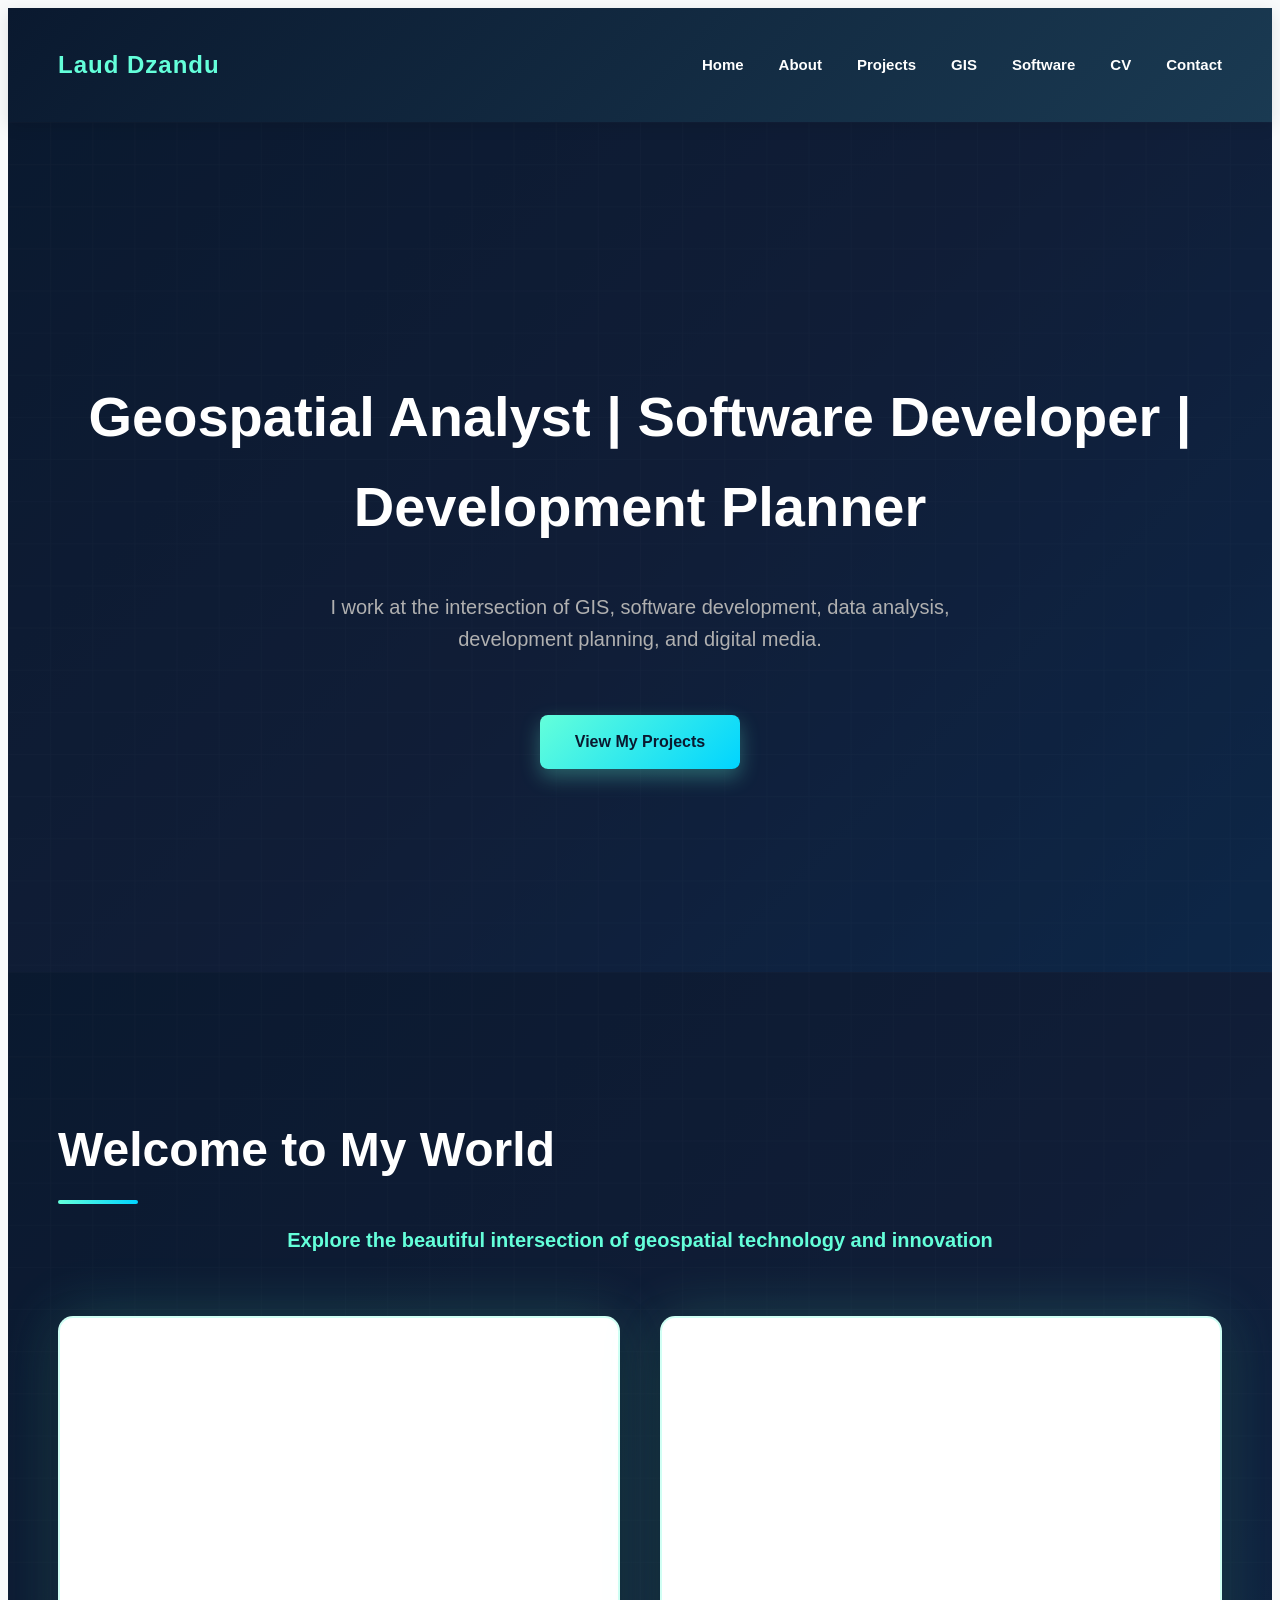
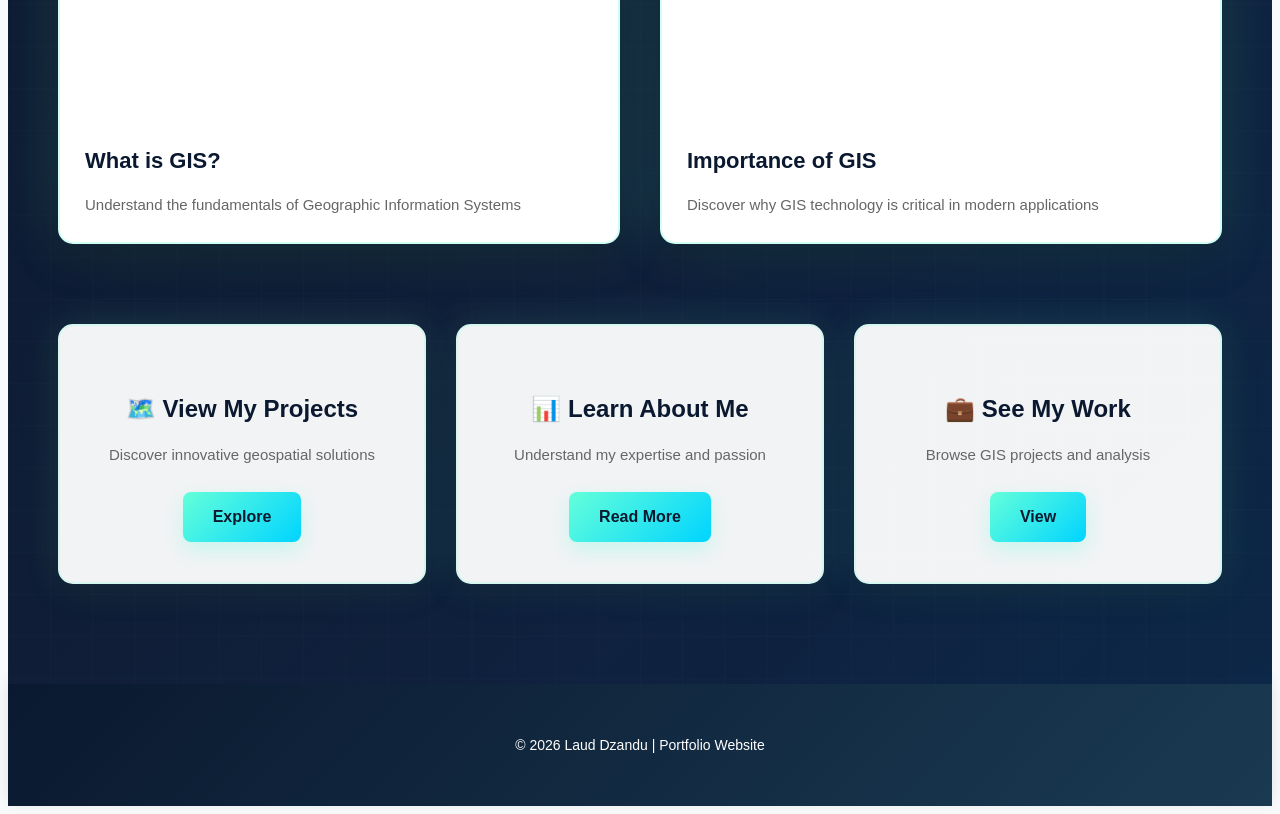
<file: index.html>
<!DOCTYPE html>
<html lang="en">
<head>
    <meta charset="UTF-8">
    <meta name="viewport" content="width=device-width, initial-scale=1.0">
    <title>Laud Dzandu Portfolio</title>
    <link rel="stylesheet" href="style.css">
</head>

<body>

    <!-- Navigation Bar -->
    <nav class="navbar">
        <h2 class="logo">Laud Dzandu</h2>
        <ul class="nav-links">
            <li><a href="index.html">Home</a></li>
            <li><a href="about.html">About</a></li>
            <li><a href="projects.html">Projects</a></li>
            <li><a href="gis.html">GIS</a></li>
            <li><a href="software.html">Software</a></li>
            <li><a href="cv.html">CV</a></li>
            <li><a href="contact.html">Contact</a></li>
        </ul>
    </nav>

    <!-- Hero Section -->
    <section class="hero">
        <h1>Geospatial Analyst | Software Developer | Development Planner</h1>
        <p>
            I work at the intersection of GIS, software development, data analysis,
            development planning, and digital media.
        </p>
        <a href="projects.html" class="btn">View My Projects</a>
    </section>

    <!-- Welcome Interactive Section -->
    <section class="section welcome-section">
        <div class="welcome-container">
            <h2>Welcome to My World</h2>
            <p class="welcome-intro">Explore the beautiful intersection of geospatial technology and innovation</p>
            
            <!-- Interactive Video Embeds -->
            <div class="video-container">
                <div class="video-frame">
                    <iframe width="100%" height="400" src="https://www.youtube.com/embed/Hau_ZCmN8eU?rel=0" frameborder="0" allow="accelerometer; autoplay; clipboard-write; encrypted-media; gyroscope; picture-in-picture" allowfullscreen></iframe>
                    <h3>What is GIS?</h3>
                    <p>Understand the fundamentals of Geographic Information Systems</p>
                </div>
                
                <div class="video-frame">
                    <iframe width="100%" height="400" src="https://www.youtube.com/embed/POXaMBFuK-8?rel=0" frameborder="0" allow="accelerometer; autoplay; clipboard-write; encrypted-media; gyroscope; picture-in-picture" allowfullscreen></iframe>
                    <h3>Importance of GIS</h3>
                    <p>Discover why GIS technology is critical in modern applications</p>
                </div>
            </div>

            <!-- Interactive Call-to-Actions -->
            <div class="interactive-cta">
                <div class="cta-card">
                    <h3>🗺️ View My Projects</h3>
                    <p>Discover innovative geospatial solutions</p>
                    <a href="projects.html" class="btn">Explore</a>
                </div>
                <div class="cta-card">
                    <h3>📊 Learn About Me</h3>
                    <p>Understand my expertise and passion</p>
                    <a href="about.html" class="btn">Read More</a>
                </div>
                <div class="cta-card">
                    <h3>💼 See My Work</h3>
                    <p>Browse GIS projects and analysis</p>
                    <a href="gis.html" class="btn">View</a>
                </div>
            </div>
        </div>
    </section>

    <!-- Footer -->
    <footer>
        <p>© 2026 Laud Dzandu | Portfolio Website</p>
    </footer>

</body>
</html>
</file>
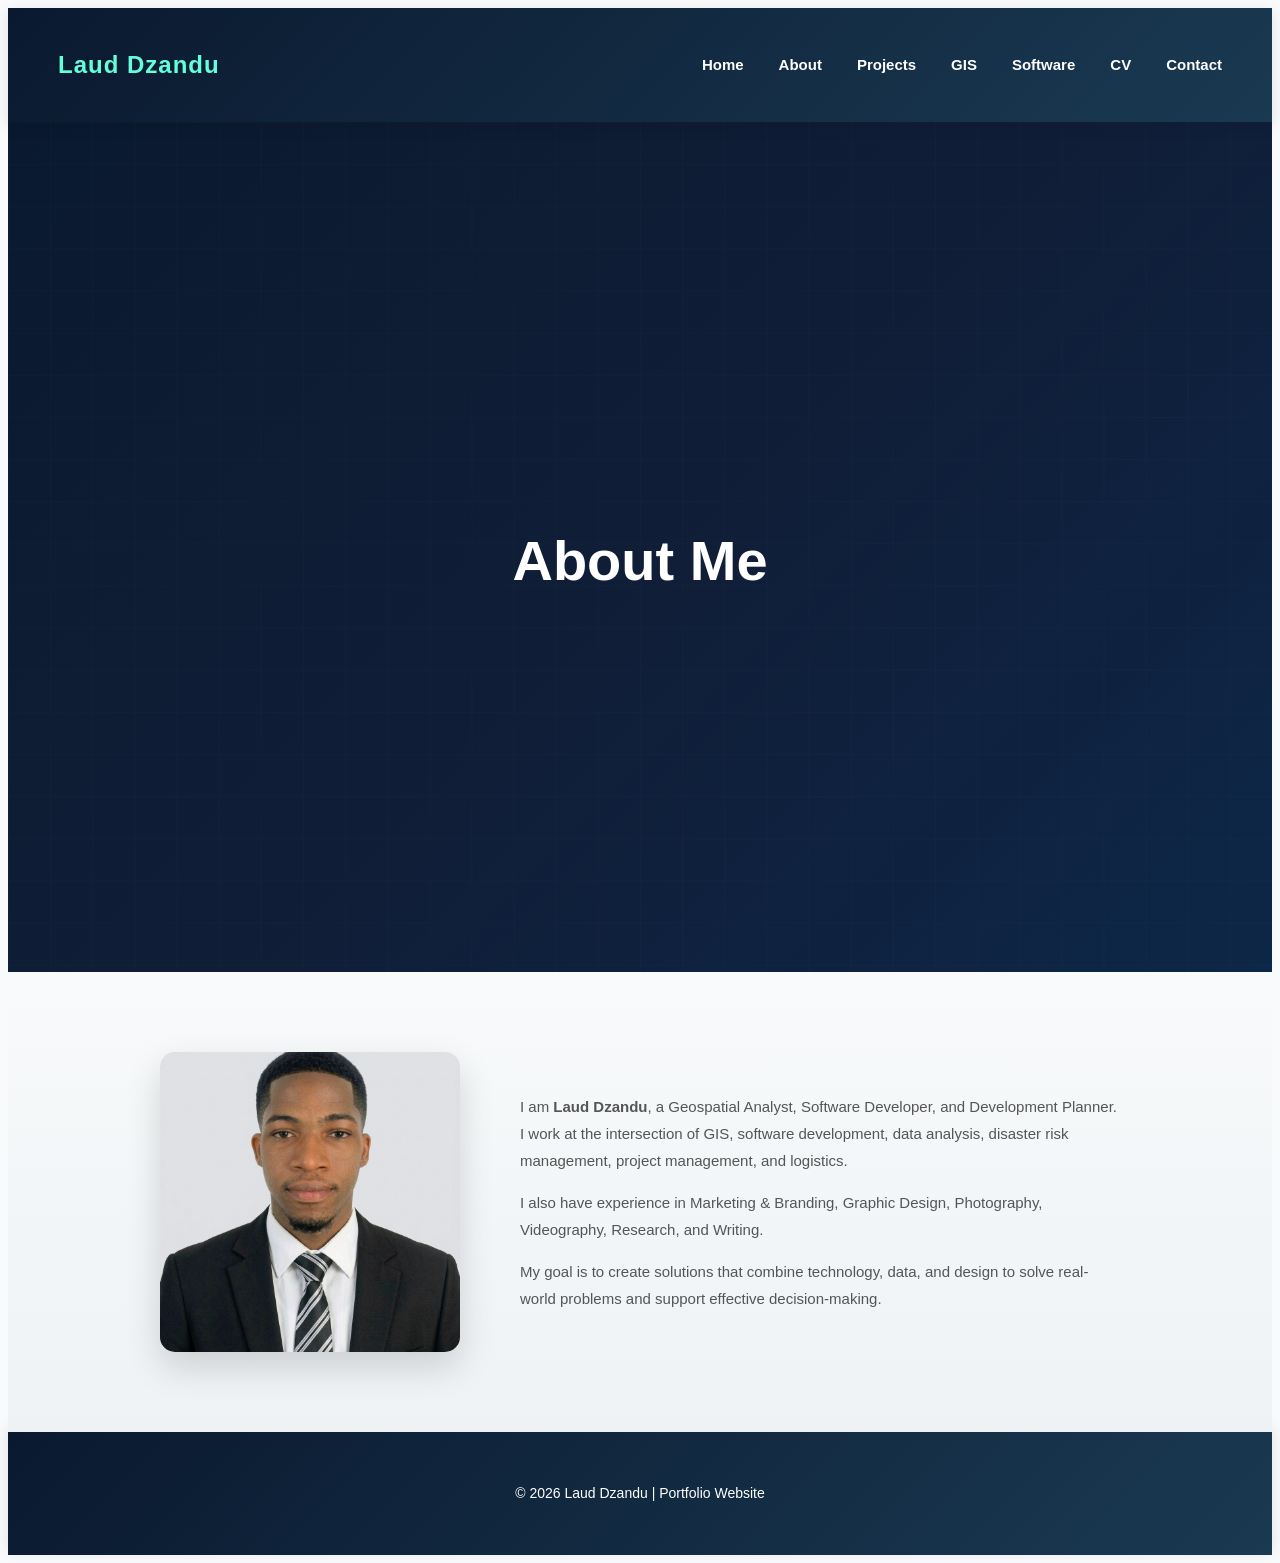
<file: about.html>
<!DOCTYPE html>
<html lang="en">
<head>
    <meta charset="UTF-8">
    <meta name="viewport" content="width=device-width, initial-scale=1.0">
    <title>About Me - Laud Dzandu</title>
    <link rel="stylesheet" href="style.css">
</head>
<body>

    <!-- Navigation Bar -->
    <nav class="navbar">
        <h2 class="logo">Laud Dzandu</h2>
        <ul class="nav-links">
            <li><a href="index.html">Home</a></li>
            <li><a href="about.html" class="active">About</a></li>
            <li><a href="projects.html">Projects</a></li>
            <li><a href="gis.html">GIS</a></li>
            <li><a href="software.html">Software</a></li>
            <li><a href="cv.html">CV</a></li>
            <li><a href="contact.html">Contact</a></li>
        </ul>
    </nav>

    <!-- Hero Section -->
    <section class="hero">
        <h1>About Me</h1>
    </section>

    <!-- About Content Section -->
    <section class="section about-section">
        <div class="about-content">
            <!-- Profile Image -->
            <img src="images/profile.jpg" alt="Laud Dzandu" class="profile-img">

            <!-- About Text -->
            <div class="about-text">
                <p>
                    I am <strong>Laud Dzandu</strong>, a Geospatial Analyst, Software Developer,
                    and Development Planner. I work at the intersection of GIS, software development,
                    data analysis, disaster risk management, project management, and logistics.
                </p>
                <p>
                    I also have experience in Marketing & Branding, Graphic Design,
                    Photography, Videography, Research, and Writing.
                </p>
                <p>
                    My goal is to create solutions that combine technology, data, and design
                    to solve real-world problems and support effective decision-making.
                </p>
            </div>
        </div>
    </section>

    <!-- Footer Section -->
    <footer>
        <p>© 2026 Laud Dzandu | Portfolio Website</p>
    </footer>

</body>
</html>
</file>
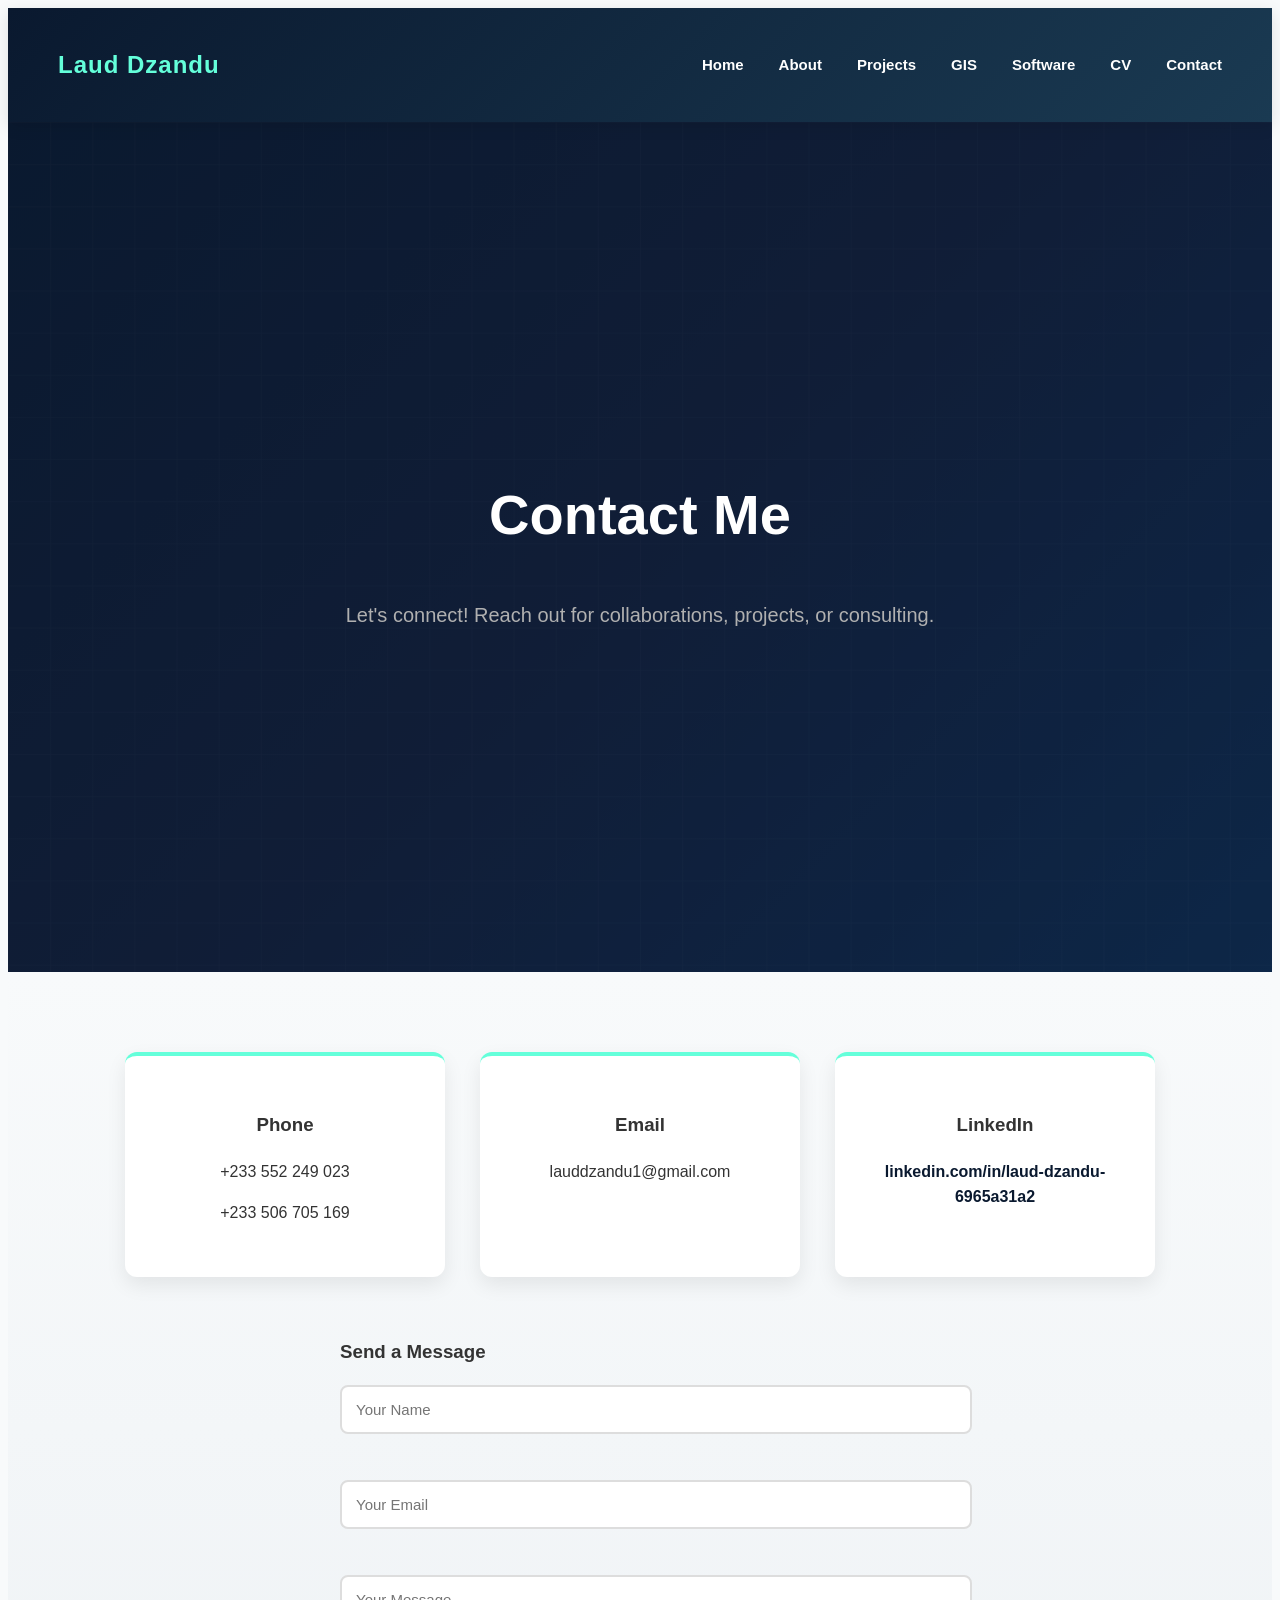
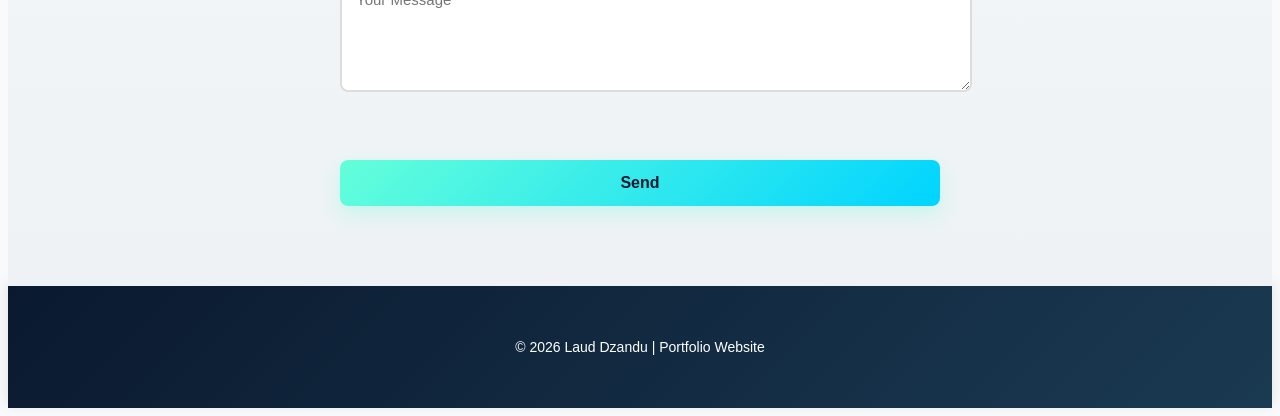
<file: contact.html>
<!DOCTYPE html>
<html lang="en">
<head>
    <meta charset="UTF-8">
    <meta name="viewport" content="width=device-width, initial-scale=1.0">
    <title>Contact - Laud Dzandu</title>
    <link rel="stylesheet" href="style.css">
</head>
<body>

    <!-- Navigation Bar -->
    <nav class="navbar">
        <h2 class="logo">Laud Dzandu</h2>
        <ul class="nav-links">
            <li><a href="index.html">Home</a></li>
            <li><a href="about.html">About</a></li>
            <li><a href="projects.html">Projects</a></li>
            <li><a href="gis.html">GIS</a></li>
            <li><a href="software.html">Software</a></li>
            <li><a href="cv.html">CV</a></li>
            <li><a href="contact.html" class="active">Contact</a></li>
        </ul>
    </nav>

    <!-- Hero Section -->
    <section class="hero">
        <h1>Contact Me</h1>
        <p>Let's connect! Reach out for collaborations, projects, or consulting.</p>
    </section>

    <!-- Contact Details Section -->
    <section class="section contact-section">
        <div class="contact-cards">
            <div class="card">
                <h3>Phone</h3>
                <p>+233 552 249 023</p>
                <p>+233 506 705 169</p>
            </div>
            <div class="card">
                <h3>Email</h3>
                <p>lauddzandu1@gmail.com</p>
            </div>
            <div class="card">
                <h3>LinkedIn</h3>
                <p><a href="https://www.linkedin.com/in/laud-dzandu-6965a31a2" target="_blank">
                    linkedin.com/in/laud-dzandu-6965a31a2
                </a></p>
            </div>
        </div>

        <!-- Optional Contact Form -->
        <div class="contact-form">
            <h3>Send a Message</h3>
            <form action="#" method="post">
                <input type="text" name="name" placeholder="Your Name" required><br><br>
                <input type="email" name="email" placeholder="Your Email" required><br><br>
                <textarea name="message" placeholder="Your Message" rows="5" required></textarea><br><br>
                <button type="submit" class="btn">Send</button>
            </form>
        </div>
    </section>

    <!-- Footer -->
    <footer>
        <p>© 2026 Laud Dzandu | Portfolio Website</p>
    </footer>

</body>
</html>
</file>
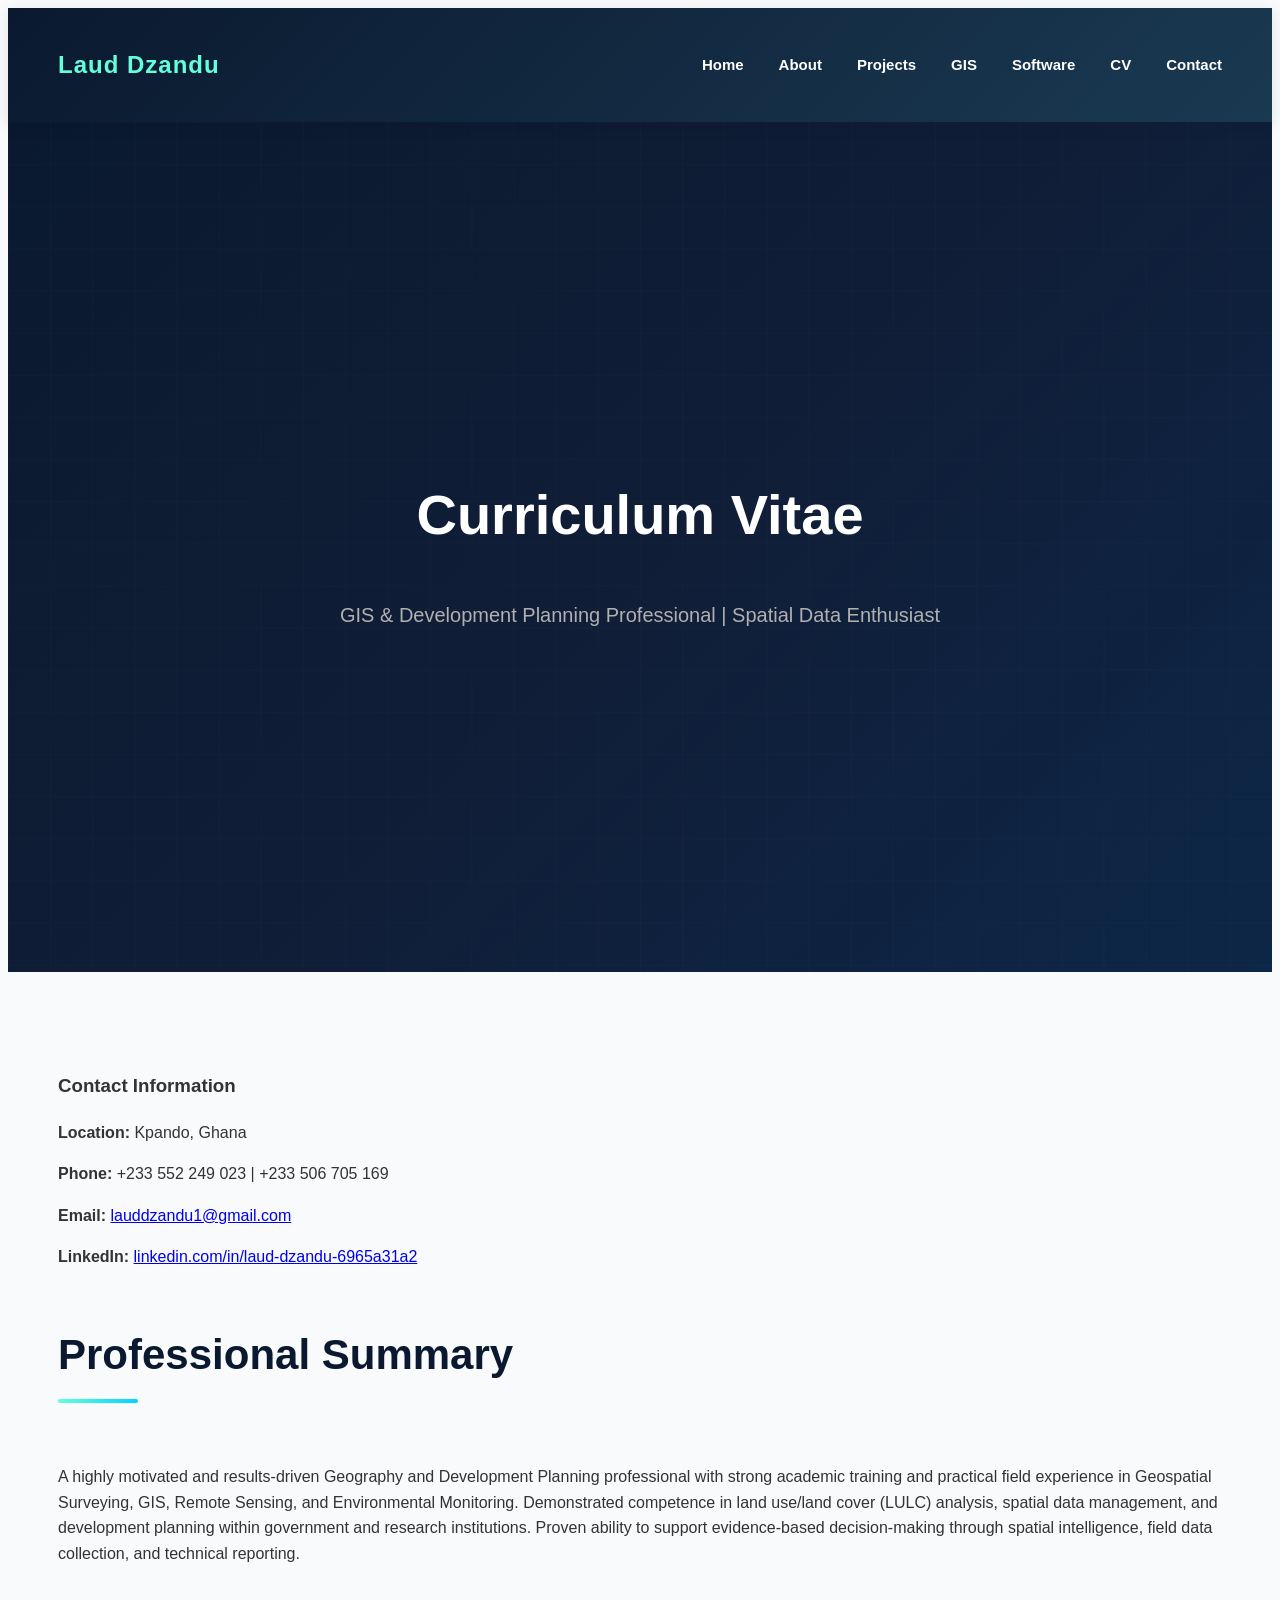
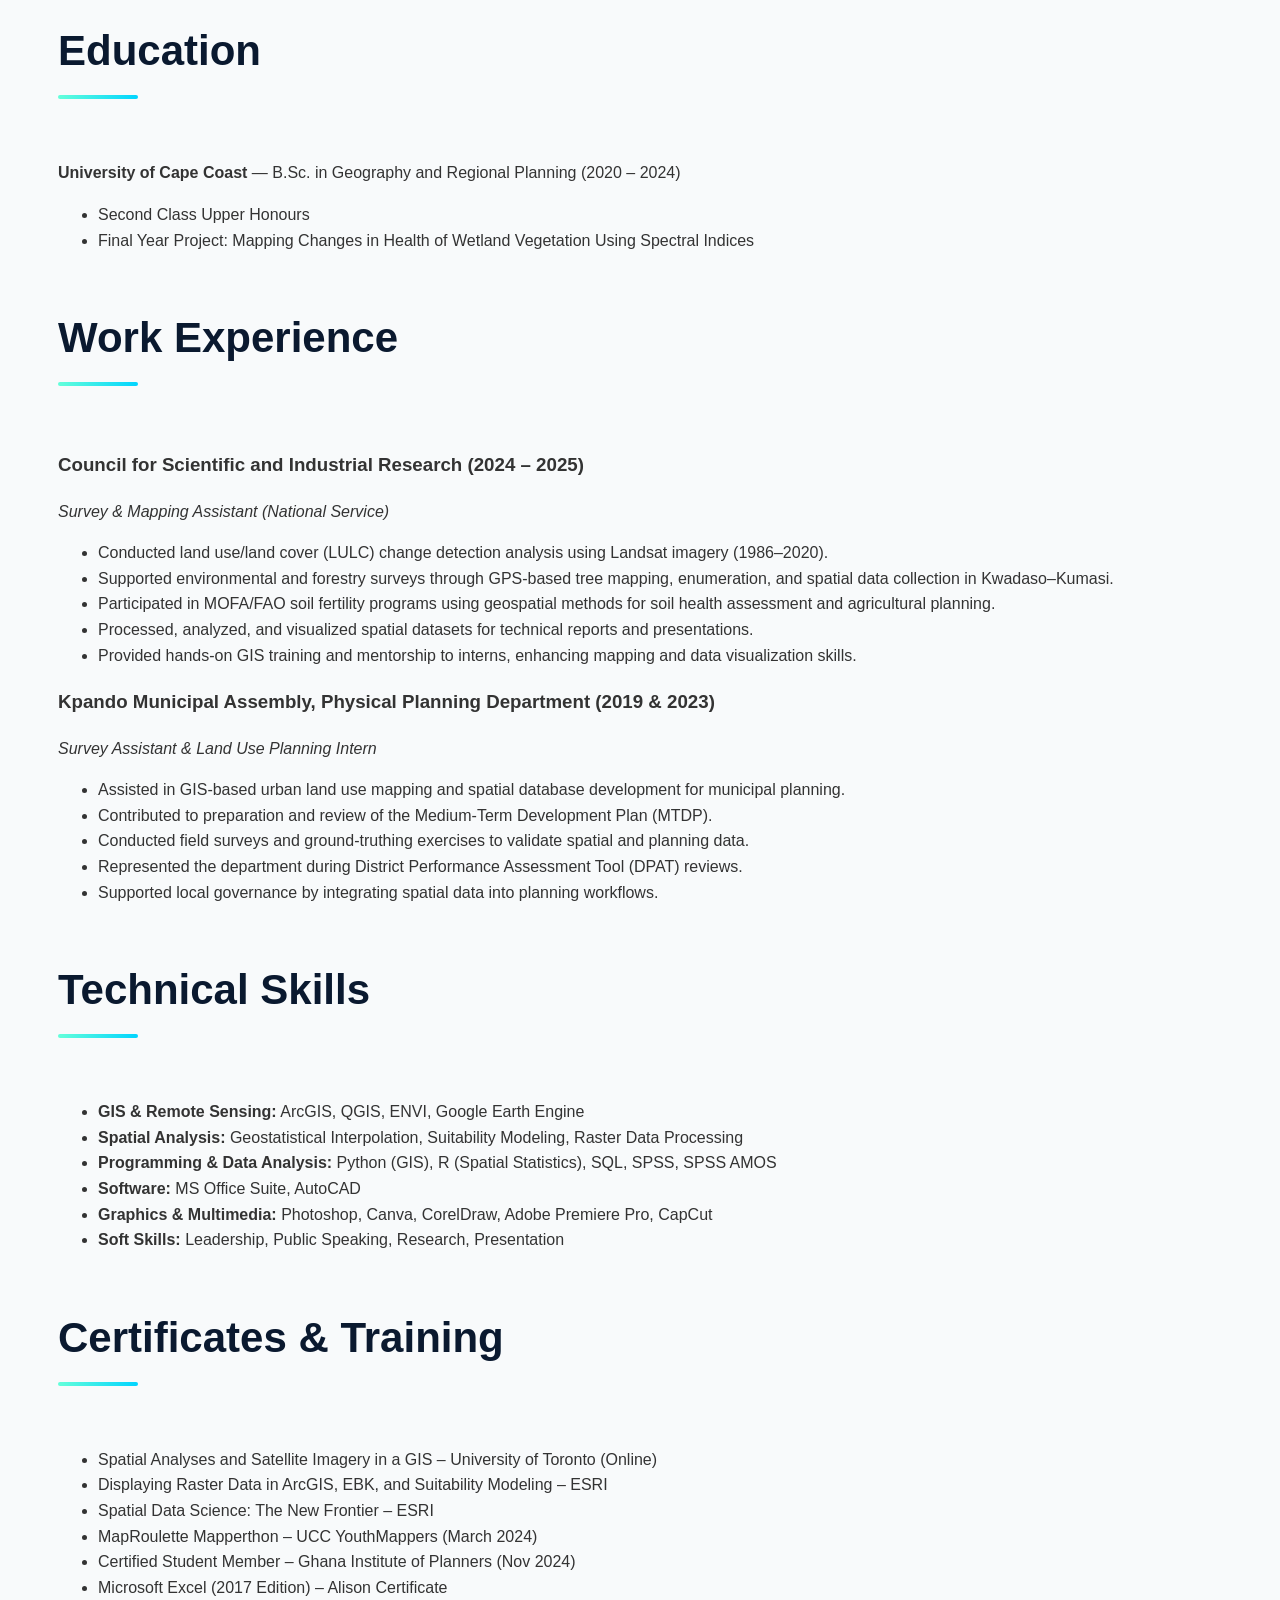
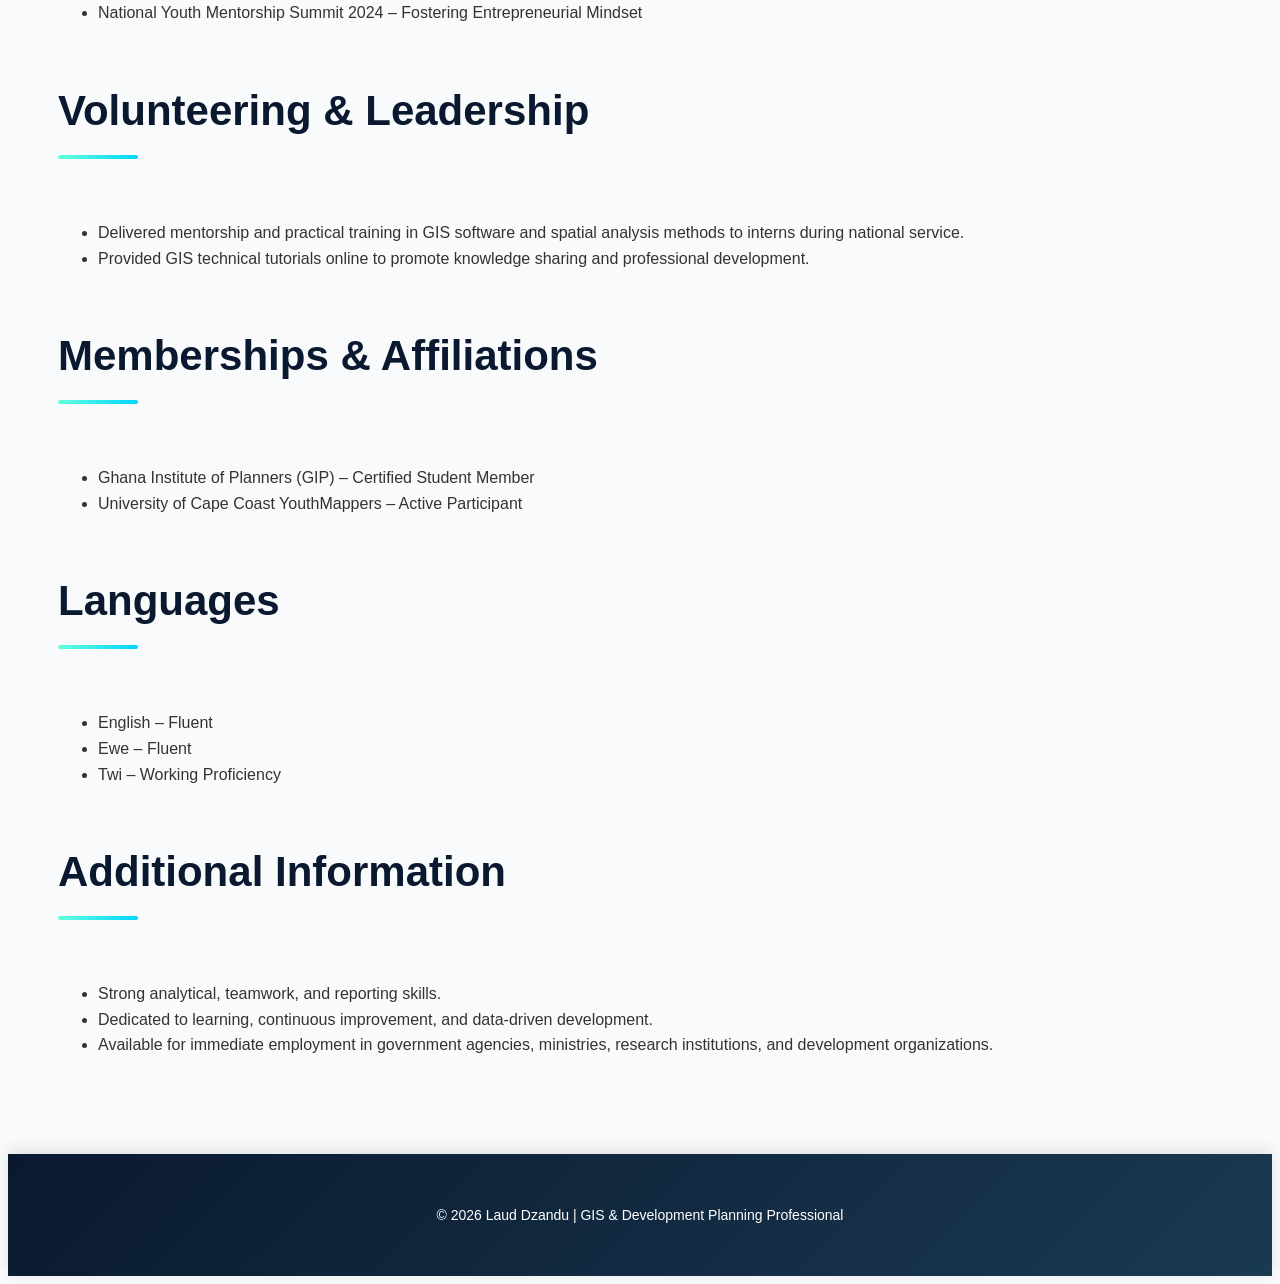
<file: cv.html>
<!DOCTYPE html>
<html lang="en">
<head>
  <meta charset="UTF-8">
  <meta name="viewport" content="width=device-width, initial-scale=1.0">
  <title>CV - Laud Dzandu</title>
  <link rel="stylesheet" href="style.css">
</head>
<body>

  <!-- Navigation Bar -->
  <nav class="navbar">
    <h2 class="logo">Laud Dzandu</h2>
    <ul class="nav-links">
      <li><a href="index.html">Home</a></li>
      <li><a href="about.html">About</a></li>
      <li><a href="projects.html">Projects</a></li>
      <li><a href="gis.html">GIS</a></li>
      <li><a href="software.html">Software</a></li>
      <li><a href="cv.html" class="active">CV</a></li>
      <li><a href="contact.html">Contact</a></li>
    </ul>
  </nav>

  <!-- Hero Section -->
  <section class="hero">
    <h1>Curriculum Vitae</h1>
    <p>GIS & Development Planning Professional | Spatial Data Enthusiast</p>
  </section>

  <!-- CV Content -->
  <section class="section cv-section">

    <!-- Contact Information -->
    <div class="cv-contact">
      <h3>Contact Information</h3>
      <p><strong>Location:</strong> Kpando, Ghana</p>
      <p><strong>Phone:</strong> +233 552 249 023 | +233 506 705 169</p>
      <p><strong>Email:</strong> <a href="mailto:lauddzandu1@gmail.com">lauddzandu1@gmail.com</a></p>
      <p><strong>LinkedIn:</strong> <a href="https://www.linkedin.com/in/laud-dzandu-6965a31a2" target="_blank">linkedin.com/in/laud-dzandu-6965a31a2</a></p>
    </div>

    <section class="summary">
      <h2>Professional Summary</h2>
      <p>A highly motivated and results-driven Geography and Development Planning professional with strong academic training and practical field experience in Geospatial Surveying, GIS, Remote Sensing, and Environmental Monitoring. Demonstrated competence in land use/land cover (LULC) analysis, spatial data management, and development planning within government and research institutions. Proven ability to support evidence‑based decision-making through spatial intelligence, field data collection, and technical reporting.</p>
    </section>

    <section class="education">
      <h2>Education</h2>
      <p><strong>University of Cape Coast</strong> — B.Sc. in Geography and Regional Planning (2020 – 2024)</p>
      <ul>
        <li>Second Class Upper Honours</li>
        <li>Final Year Project: Mapping Changes in Health of Wetland Vegetation Using Spectral Indices</li>
      </ul>
    </section>

    <section class="experience">
      <h2>Work Experience</h2>

      <div class="experience">
        <h3>Council for Scientific and Industrial Research (2024 – 2025)</h3>
        <p><em>Survey & Mapping Assistant (National Service)</em></p>
        <ul>
          <li>Conducted land use/land cover (LULC) change detection analysis using Landsat imagery (1986–2020).</li>
          <li>Supported environmental and forestry surveys through GPS-based tree mapping, enumeration, and spatial data collection in Kwadaso–Kumasi.</li>
          <li>Participated in MOFA/FAO soil fertility programs using geospatial methods for soil health assessment and agricultural planning.</li>
          <li>Processed, analyzed, and visualized spatial datasets for technical reports and presentations.</li>
          <li>Provided hands-on GIS training and mentorship to interns, enhancing mapping and data visualization skills.</li>
        </ul>
      </div>

      <div class="experience">
        <h3>Kpando Municipal Assembly, Physical Planning Department (2019 & 2023)</h3>
        <p><em>Survey Assistant & Land Use Planning Intern</em></p>
        <ul>
          <li>Assisted in GIS-based urban land use mapping and spatial database development for municipal planning.</li>
          <li>Contributed to preparation and review of the Medium-Term Development Plan (MTDP).</li>
          <li>Conducted field surveys and ground-truthing exercises to validate spatial and planning data.</li>
          <li>Represented the department during District Performance Assessment Tool (DPAT) reviews.</li>
          <li>Supported local governance by integrating spatial data into planning workflows.</li>
        </ul>
      </div>

    </section>

    <section class="skills">
      <h2>Technical Skills</h2>
      <ul>
        <li><strong>GIS & Remote Sensing:</strong> ArcGIS, QGIS, ENVI, Google Earth Engine</li>
        <li><strong>Spatial Analysis:</strong> Geostatistical Interpolation, Suitability Modeling, Raster Data Processing</li>
        <li><strong>Programming & Data Analysis:</strong> Python (GIS), R (Spatial Statistics), SQL, SPSS, SPSS AMOS</li>
        <li><strong>Software:</strong> MS Office Suite, AutoCAD</li>
        <li><strong>Graphics & Multimedia:</strong> Photoshop, Canva, CorelDraw, Adobe Premiere Pro, CapCut</li>
        <li><strong>Soft Skills:</strong> Leadership, Public Speaking, Research, Presentation</li>
      </ul>
    </section>

    <section class="certificates">
      <h2>Certificates & Training</h2>
      <ul>
        <li>Spatial Analyses and Satellite Imagery in a GIS – University of Toronto (Online)</li>
        <li>Displaying Raster Data in ArcGIS, EBK, and Suitability Modeling – ESRI</li>
        <li>Spatial Data Science: The New Frontier – ESRI</li>
        <li>MapRoulette Mapperthon – UCC YouthMappers (March 2024)</li>
        <li>Certified Student Member – Ghana Institute of Planners (Nov 2024)</li>
        <li>Microsoft Excel (2017 Edition) – Alison Certificate</li>
        <li>National Youth Mentorship Summit 2024 – Fostering Entrepreneurial Mindset</li>
      </ul>
    </section>

    <section class="volunteering">
      <h2>Volunteering & Leadership</h2>
      <ul>
        <li>Delivered mentorship and practical training in GIS software and spatial analysis methods to interns during national service.</li>
        <li>Provided GIS technical tutorials online to promote knowledge sharing and professional development.</li>
      </ul>
    </section>

    <section class="memberships">
      <h2>Memberships & Affiliations</h2>
      <ul>
        <li>Ghana Institute of Planners (GIP) – Certified Student Member</li>
        <li>University of Cape Coast YouthMappers – Active Participant</li>
      </ul>
    </section>

    <section class="languages">
      <h2>Languages</h2>
      <ul>
        <li>English – Fluent</li>
        <li>Ewe – Fluent</li>
        <li>Twi – Working Proficiency</li>
      </ul>
    </section>

    <section class="additional">
      <h2>Additional Information</h2>
      <ul>
        <li>Strong analytical, teamwork, and reporting skills.</li>
        <li>Dedicated to learning, continuous improvement, and data-driven development.</li>
        <li>Available for immediate employment in government agencies, ministries, research institutions, and development organizations.</li>
      </ul>
    </section>

  </section>

  <!-- Footer -->
  <footer>
    <p>&copy; 2026 Laud Dzandu | GIS & Development Planning Professional</p>
  </footer>

</body>
</html>
</file>
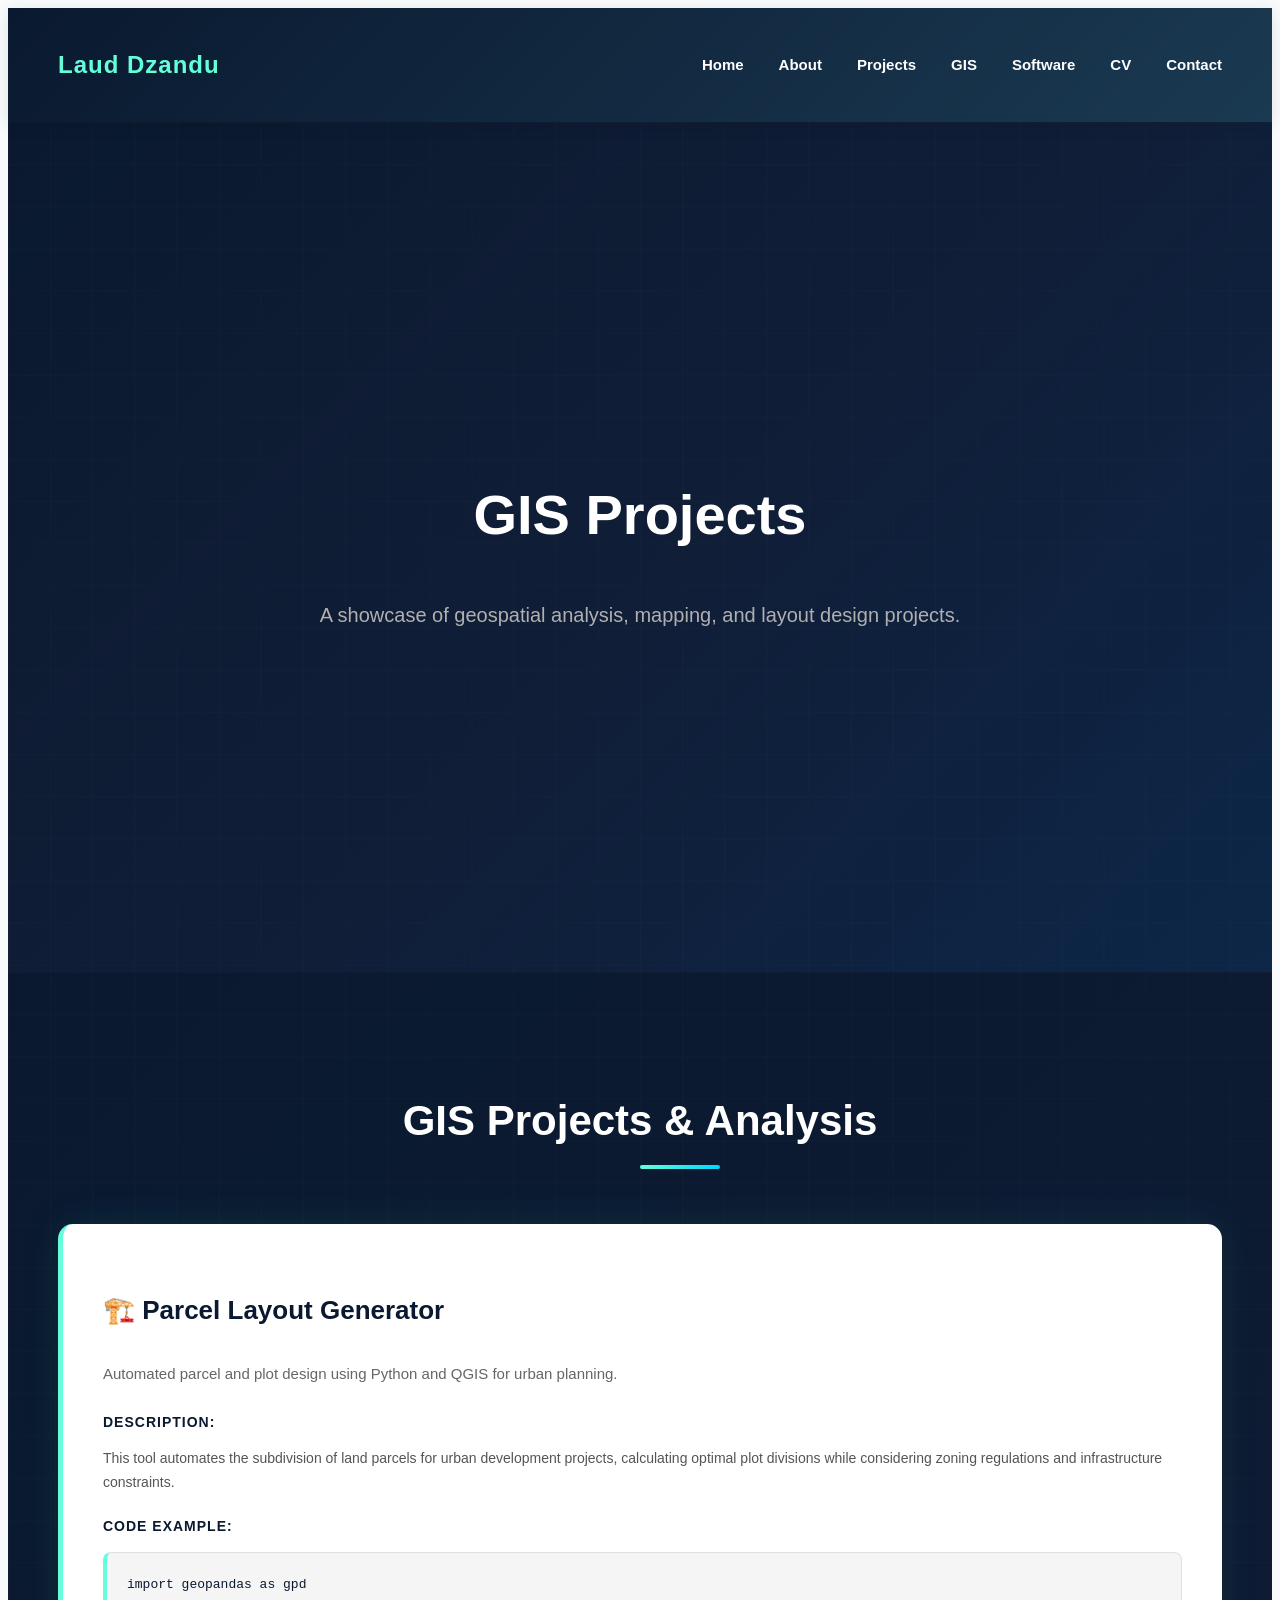
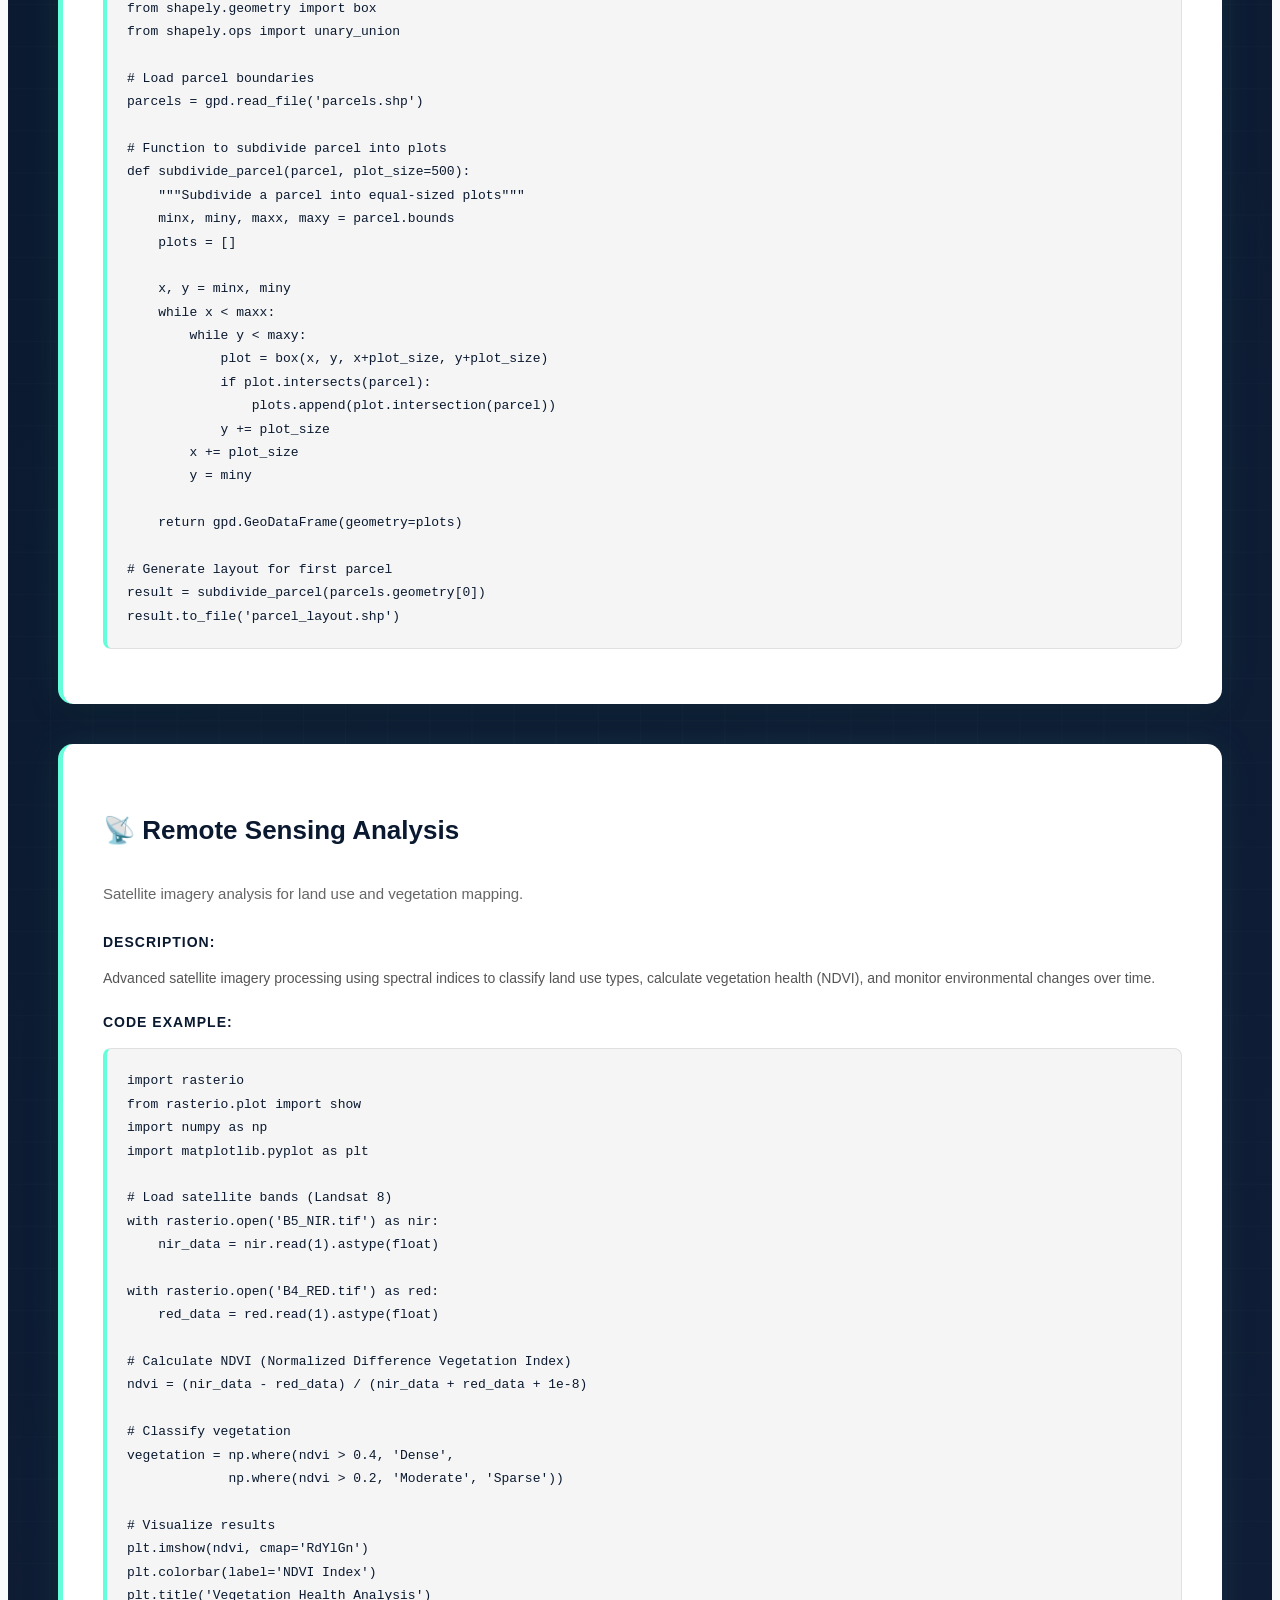
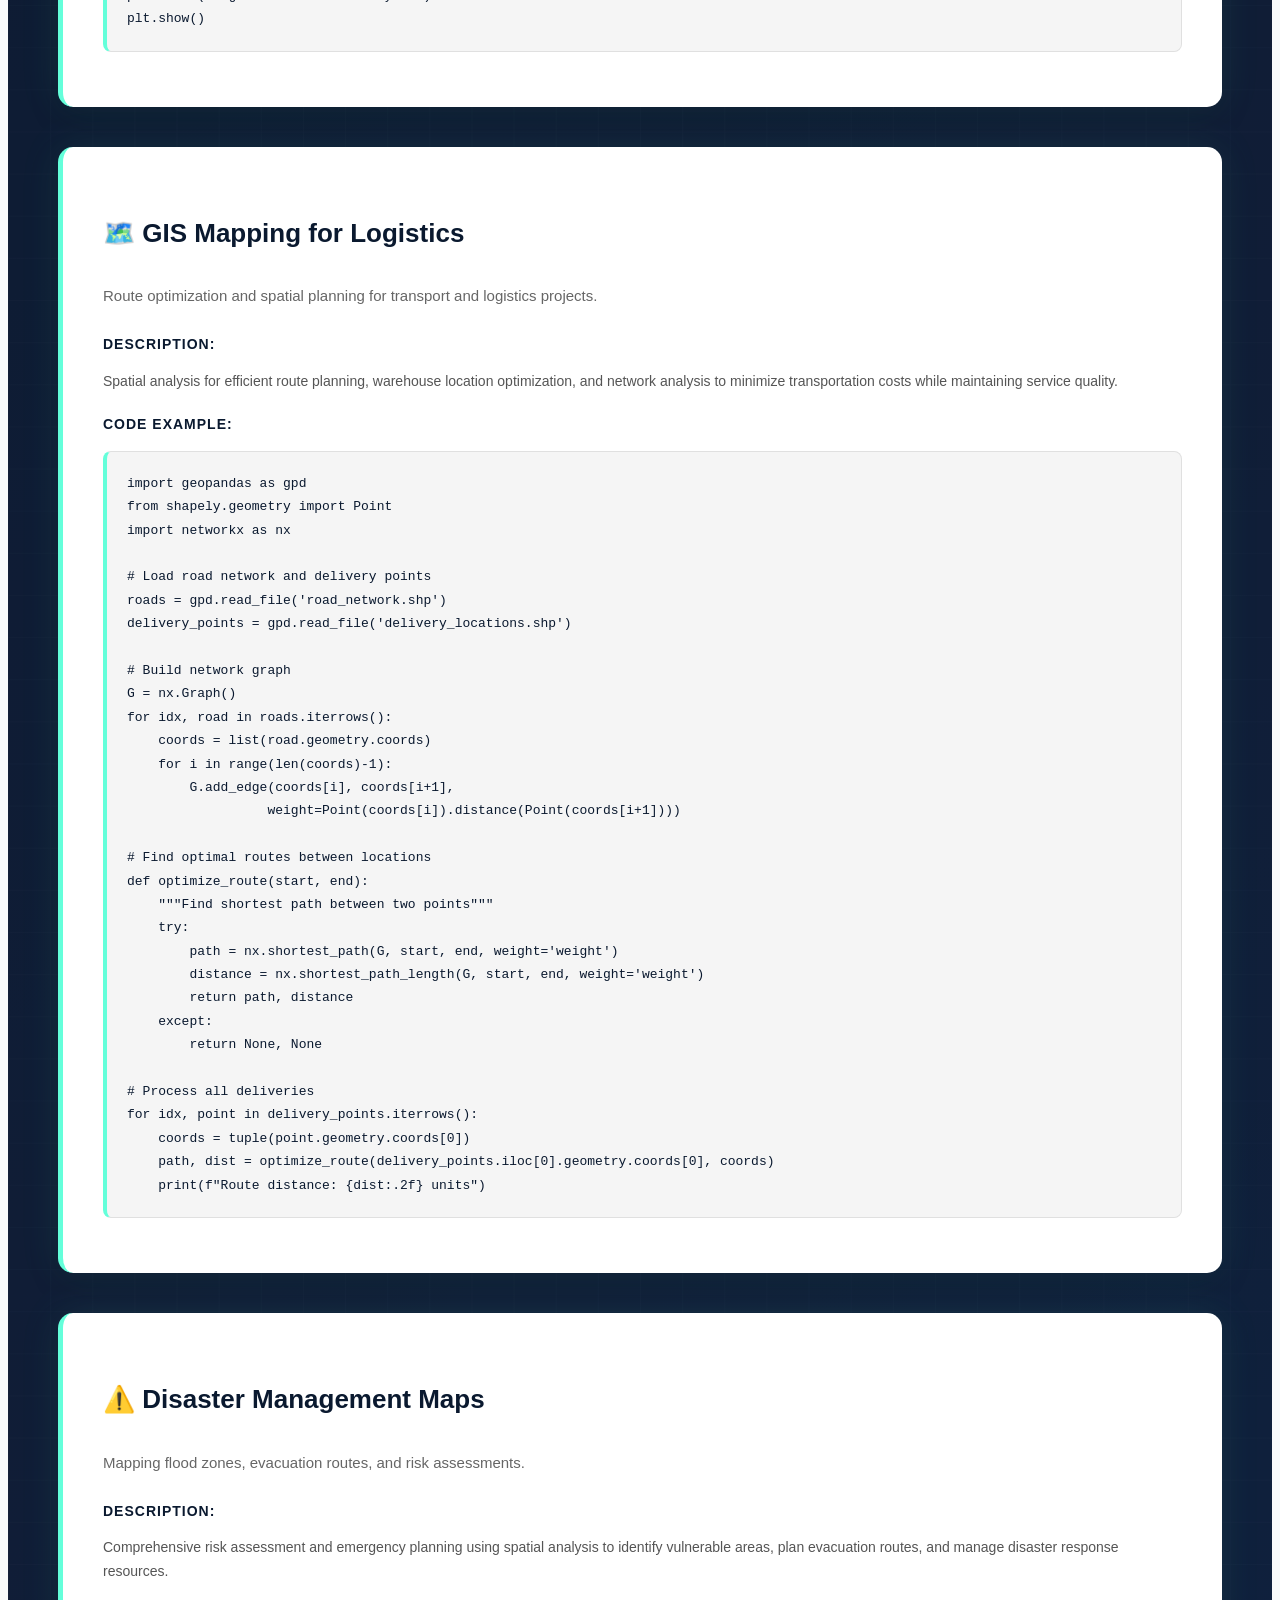
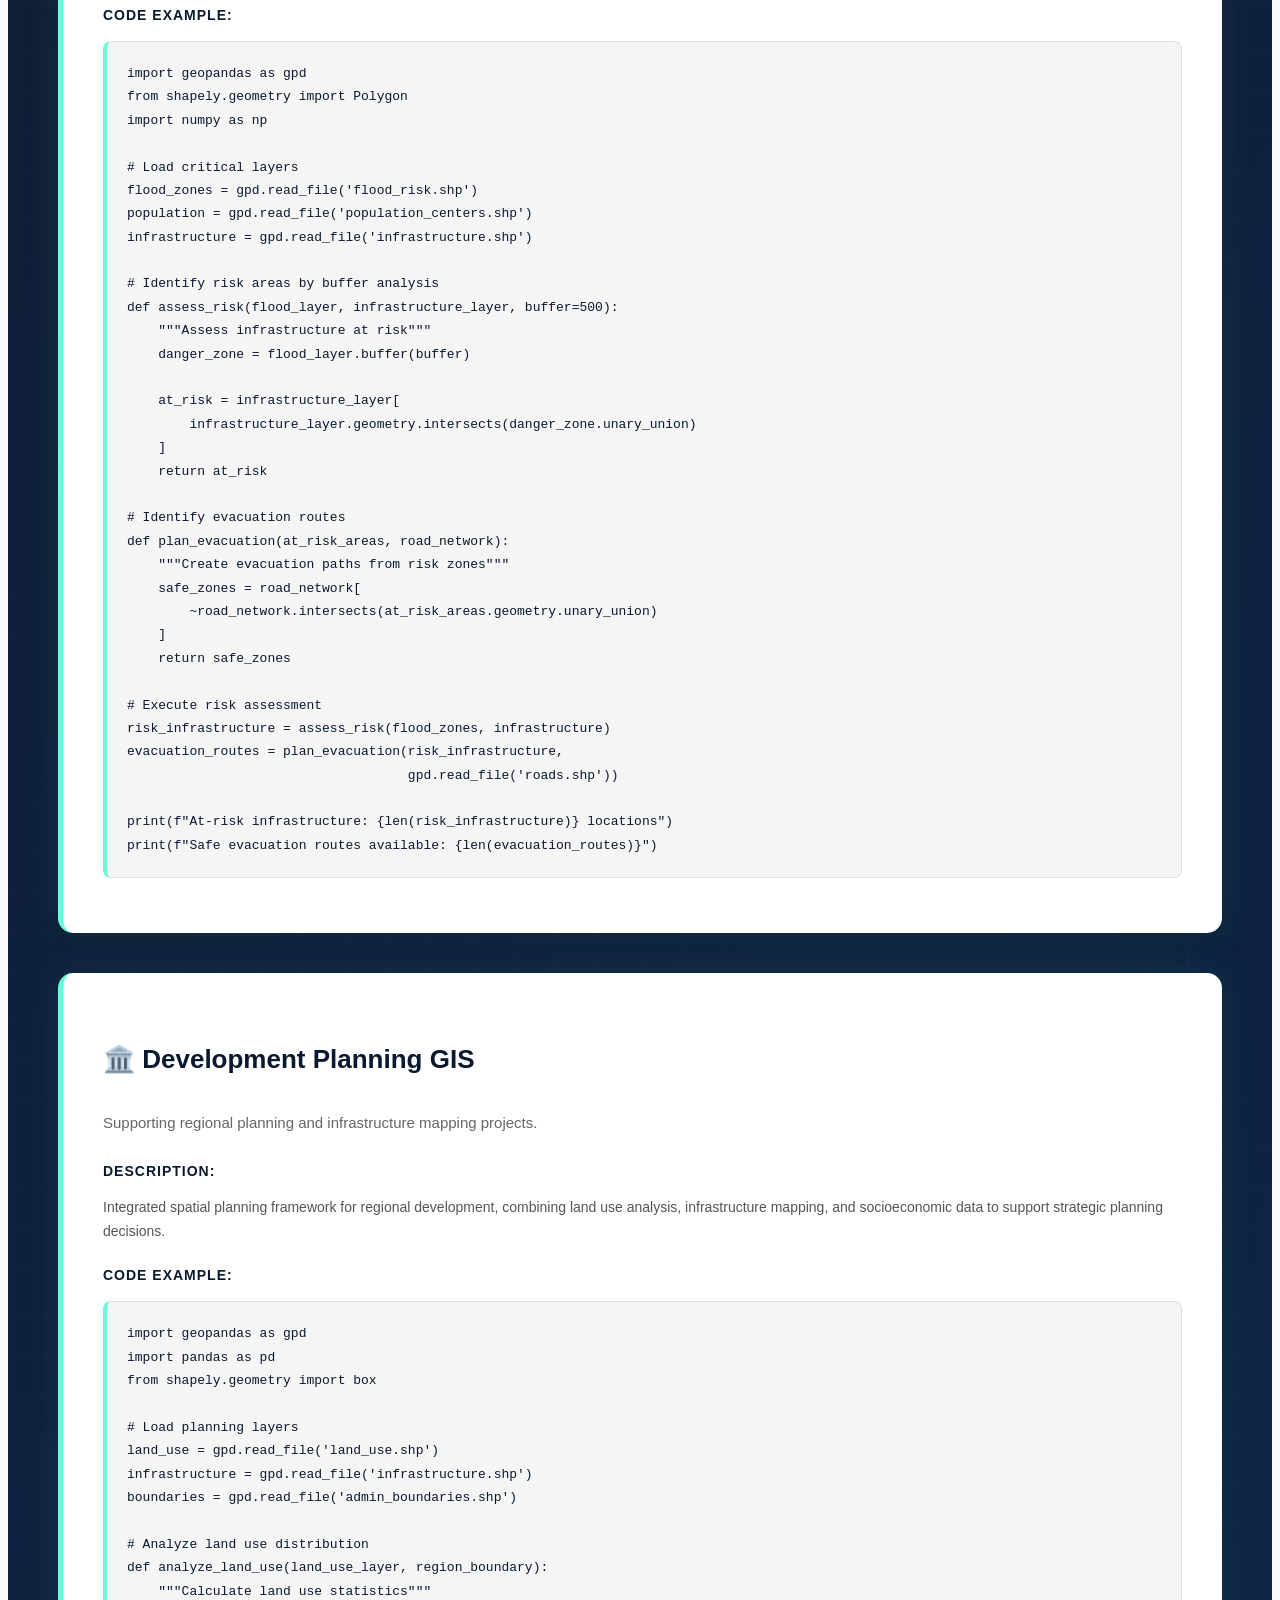
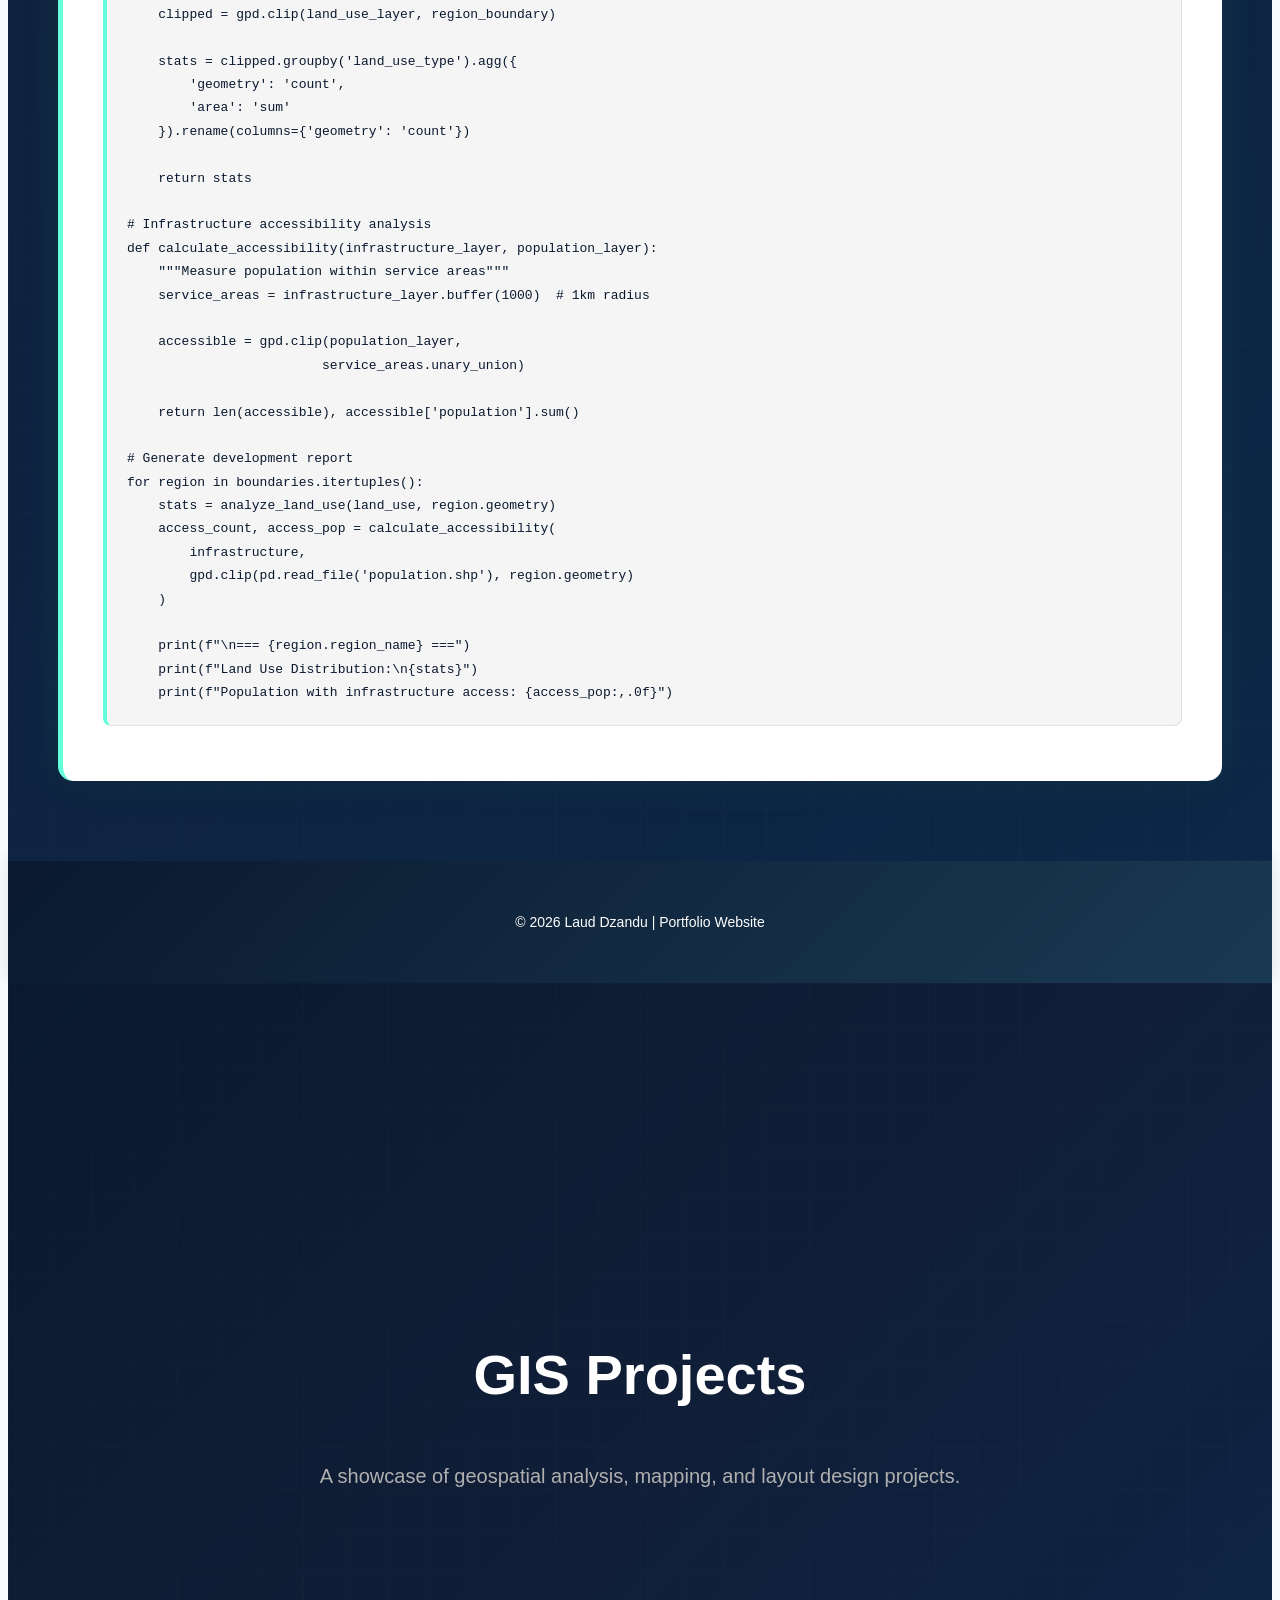
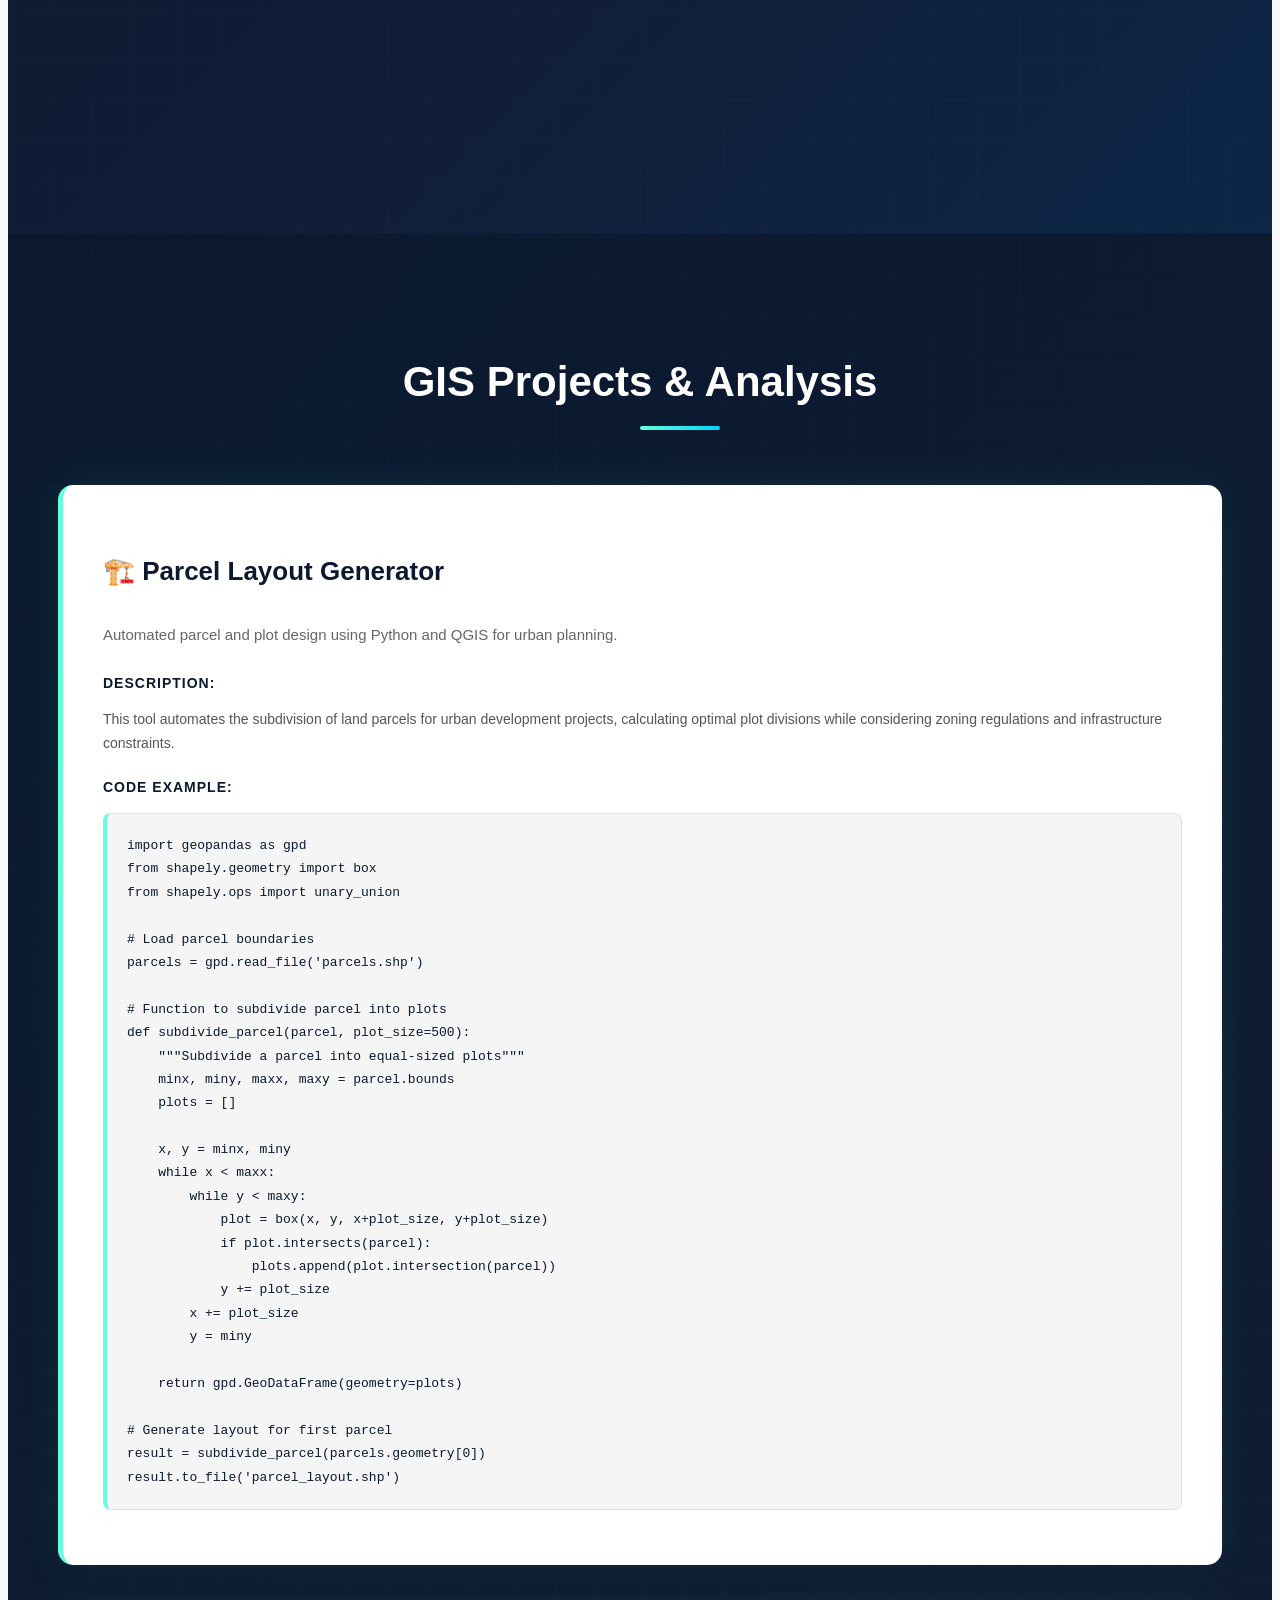
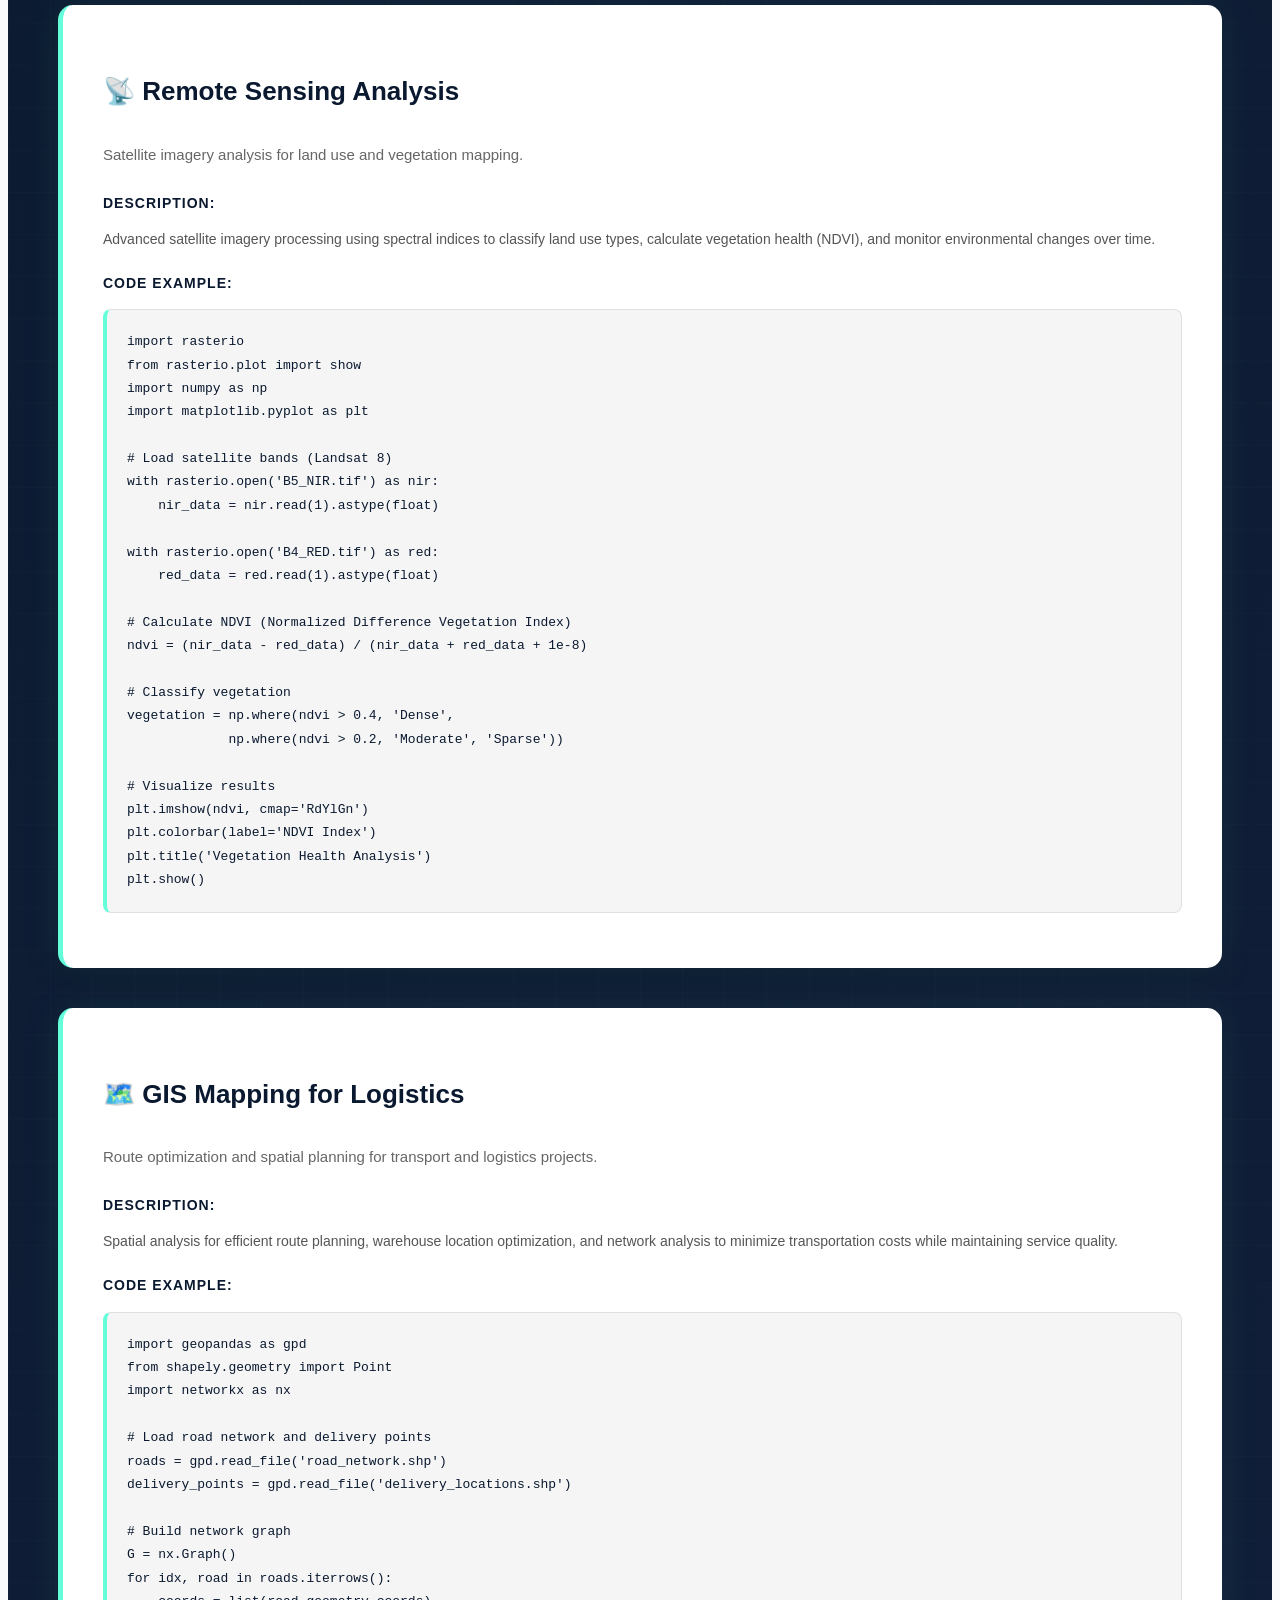
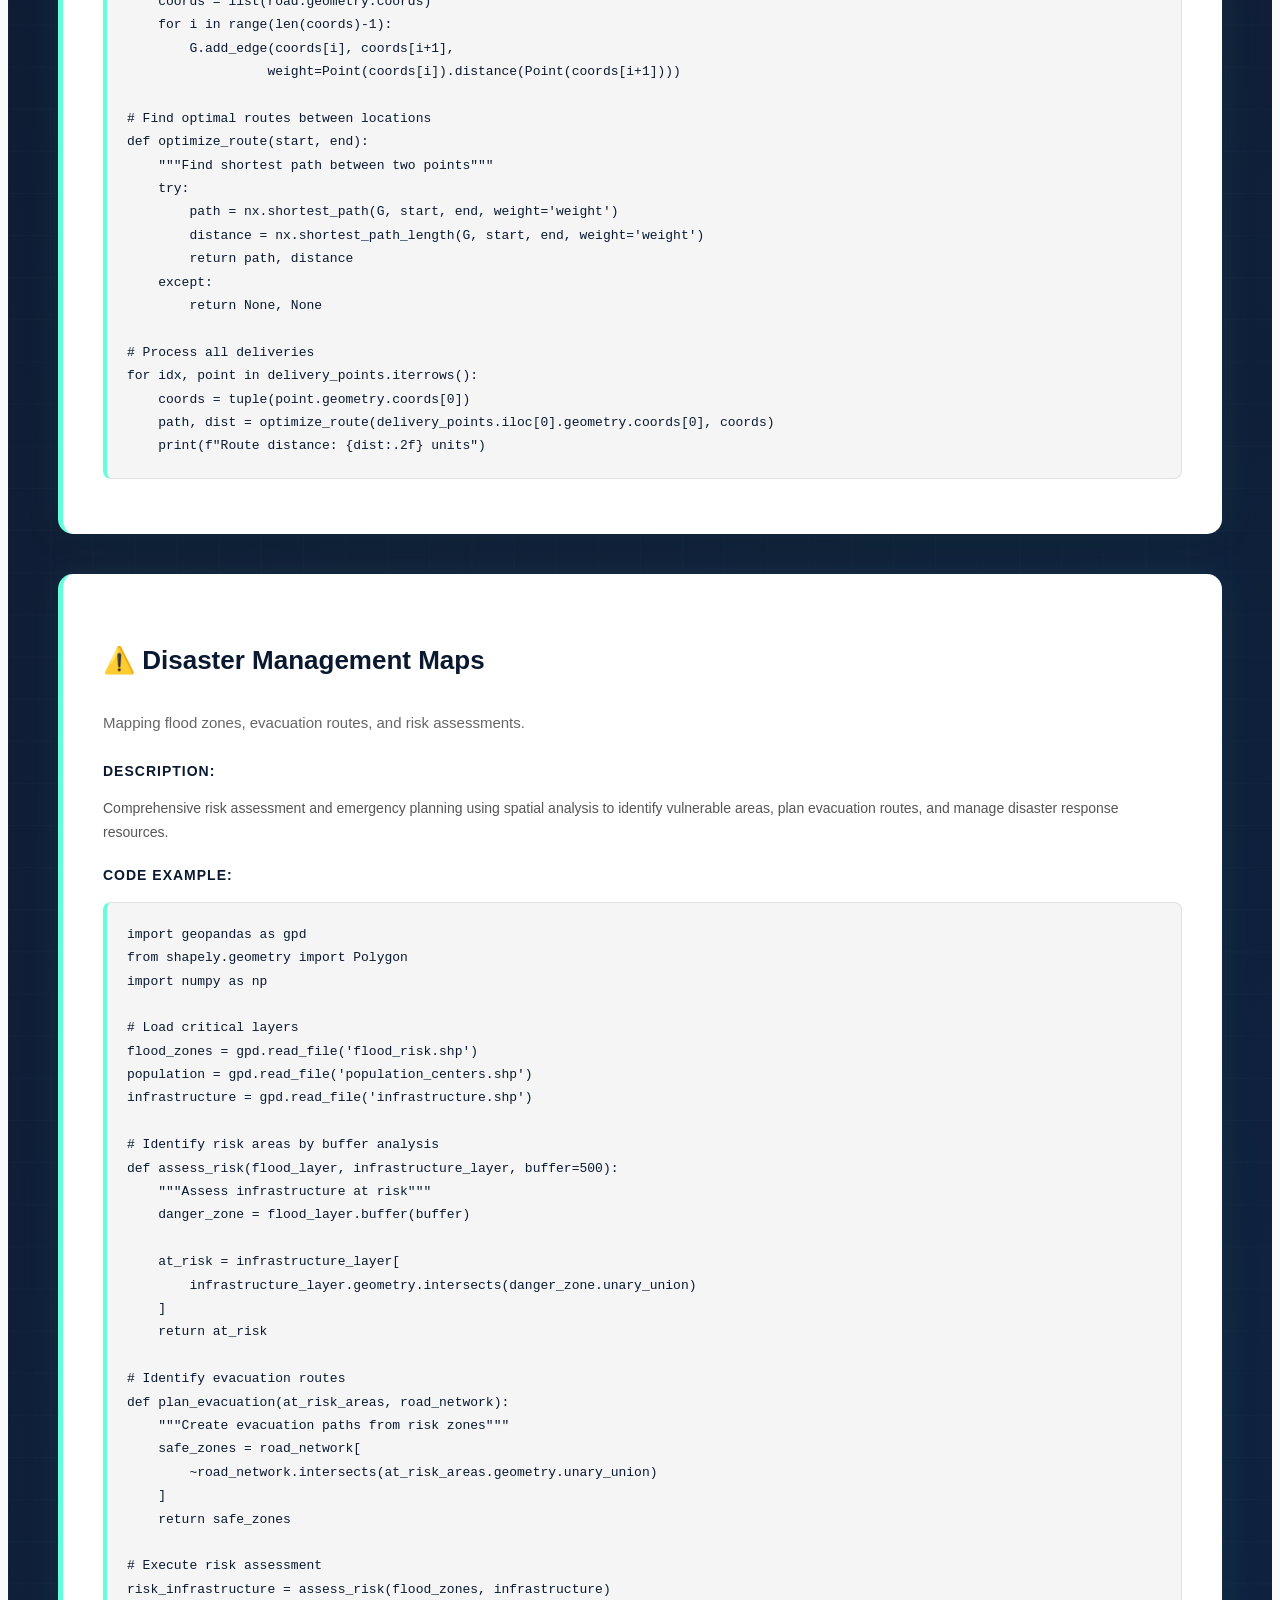
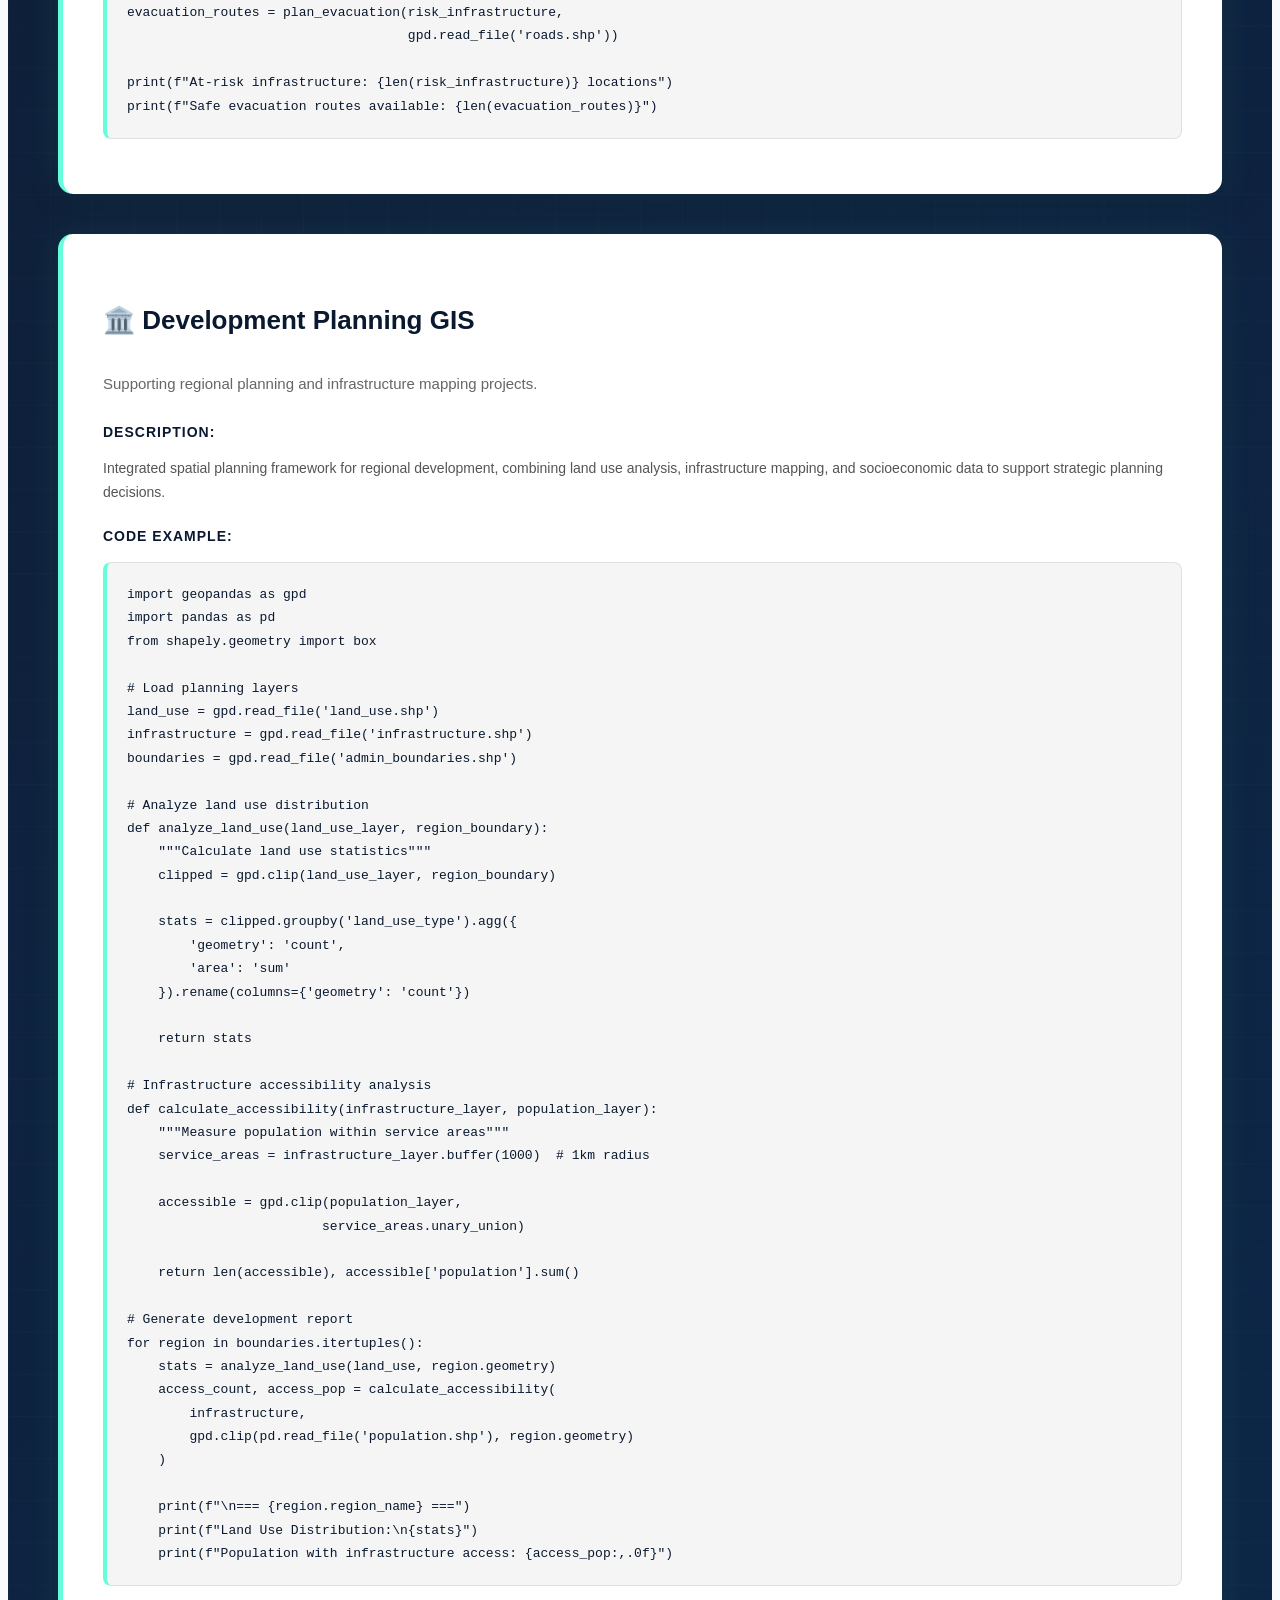
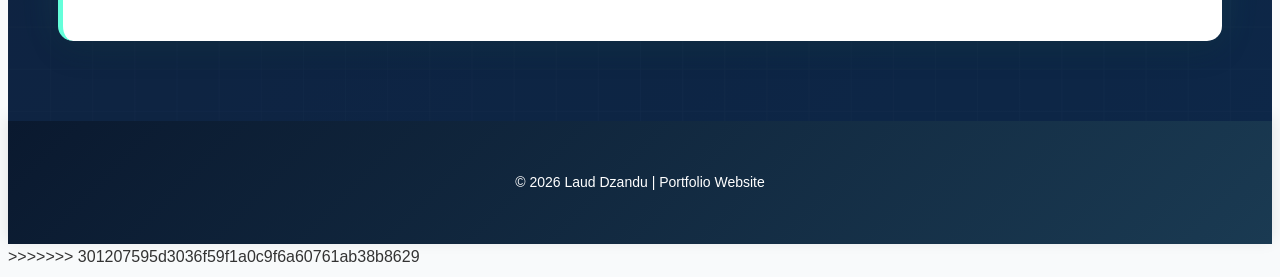
<file: gis.html>
<!DOCTYPE html>
<html lang="en">
<head>
    <meta charset="UTF-8">
    <meta name="viewport" content="width=device-width, initial-scale=1.0">
    <title>GIS Projects - Laud Dzandu</title>
    <link rel="stylesheet" href="style.css">
</head>
<body>

    <!-- Navigation Bar -->
    <nav class="navbar">
        <h2 class="logo">Laud Dzandu</h2>
        <ul class="nav-links">
            <li><a href="index.html">Home</a></li>
            <li><a href="about.html">About</a></li>
            <li><a href="projects.html">Projects</a></li>
            <li><a href="gis.html" class="active">GIS</a></li>
            <li><a href="software.html">Software</a></li>
            <li><a href="cv.html">CV</a></li>
            <li><a href="contact.html">Contact</a></li>
        </ul>
    </nav>

    <!-- Hero Section -->
    <section class="hero">
        <h1>GIS Projects</h1>
        <p>A showcase of geospatial analysis, mapping, and layout design projects.</p>
    </section>

    <!-- GIS Projects Section -->
    <section class="section gis-section">
        <h2>GIS Projects & Analysis</h2>
        <div class="gis-projects">

            <!-- Project 1: Parcel Layout Generator -->
            <div class="gis-project-card">
                <h3>🏗️ Parcel Layout Generator</h3>
                <p>Automated parcel and plot design using Python and QGIS for urban planning.</p>
                <div class="project-details">
                    <h4>Description:</h4>
                    <p>This tool automates the subdivision of land parcels for urban development projects, calculating optimal plot divisions while considering zoning regulations and infrastructure constraints.</p>
                    
                    <h4>Code Example:</h4>
                    <pre><code>import geopandas as gpd
from shapely.geometry import box
from shapely.ops import unary_union

# Load parcel boundaries
parcels = gpd.read_file('parcels.shp')

# Function to subdivide parcel into plots
def subdivide_parcel(parcel, plot_size=500):
    """Subdivide a parcel into equal-sized plots"""
    minx, miny, maxx, maxy = parcel.bounds
    plots = []
    
    x, y = minx, miny
    while x < maxx:
        while y < maxy:
            plot = box(x, y, x+plot_size, y+plot_size)
            if plot.intersects(parcel):
                plots.append(plot.intersection(parcel))
            y += plot_size
        x += plot_size
        y = miny
    
    return gpd.GeoDataFrame(geometry=plots)

# Generate layout for first parcel
result = subdivide_parcel(parcels.geometry[0])
result.to_file('parcel_layout.shp')</code></pre>
                </div>
            </div>

            <!-- Project 2: Remote Sensing Analysis -->
            <div class="gis-project-card">
                <h3>📡 Remote Sensing Analysis</h3>
                <p>Satellite imagery analysis for land use and vegetation mapping.</p>
                <div class="project-details">
                    <h4>Description:</h4>
                    <p>Advanced satellite imagery processing using spectral indices to classify land use types, calculate vegetation health (NDVI), and monitor environmental changes over time.</p>
                    
                    <h4>Code Example:</h4>
                    <pre><code>import rasterio
from rasterio.plot import show
import numpy as np
import matplotlib.pyplot as plt

# Load satellite bands (Landsat 8)
with rasterio.open('B5_NIR.tif') as nir:
    nir_data = nir.read(1).astype(float)

with rasterio.open('B4_RED.tif') as red:
    red_data = red.read(1).astype(float)

# Calculate NDVI (Normalized Difference Vegetation Index)
ndvi = (nir_data - red_data) / (nir_data + red_data + 1e-8)

# Classify vegetation
vegetation = np.where(ndvi > 0.4, 'Dense', 
             np.where(ndvi > 0.2, 'Moderate', 'Sparse'))

# Visualize results
plt.imshow(ndvi, cmap='RdYlGn')
plt.colorbar(label='NDVI Index')
plt.title('Vegetation Health Analysis')
plt.show()</code></pre>
                </div>
            </div>

            <!-- Project 3: GIS Mapping for Logistics -->
            <div class="gis-project-card">
                <h3>🗺️ GIS Mapping for Logistics</h3>
                <p>Route optimization and spatial planning for transport and logistics projects.</p>
                <div class="project-details">
                    <h4>Description:</h4>
                    <p>Spatial analysis for efficient route planning, warehouse location optimization, and network analysis to minimize transportation costs while maintaining service quality.</p>
                    
                    <h4>Code Example:</h4>
                    <pre><code>import geopandas as gpd
from shapely.geometry import Point
import networkx as nx

# Load road network and delivery points
roads = gpd.read_file('road_network.shp')
delivery_points = gpd.read_file('delivery_locations.shp')

# Build network graph
G = nx.Graph()
for idx, road in roads.iterrows():
    coords = list(road.geometry.coords)
    for i in range(len(coords)-1):
        G.add_edge(coords[i], coords[i+1], 
                  weight=Point(coords[i]).distance(Point(coords[i+1])))

# Find optimal routes between locations
def optimize_route(start, end):
    """Find shortest path between two points"""
    try:
        path = nx.shortest_path(G, start, end, weight='weight')
        distance = nx.shortest_path_length(G, start, end, weight='weight')
        return path, distance
    except:
        return None, None

# Process all deliveries
for idx, point in delivery_points.iterrows():
    coords = tuple(point.geometry.coords[0])
    path, dist = optimize_route(delivery_points.iloc[0].geometry.coords[0], coords)
    print(f"Route distance: {dist:.2f} units")</code></pre>
                </div>
            </div>

            <!-- Project 4: Disaster Management Maps -->
            <div class="gis-project-card">
                <h3>⚠️ Disaster Management Maps</h3>
                <p>Mapping flood zones, evacuation routes, and risk assessments.</p>
                <div class="project-details">
                    <h4>Description:</h4>
                    <p>Comprehensive risk assessment and emergency planning using spatial analysis to identify vulnerable areas, plan evacuation routes, and manage disaster response resources.</p>
                    
                    <h4>Code Example:</h4>
                    <pre><code>import geopandas as gpd
from shapely.geometry import Polygon
import numpy as np

# Load critical layers
flood_zones = gpd.read_file('flood_risk.shp')
population = gpd.read_file('population_centers.shp')
infrastructure = gpd.read_file('infrastructure.shp')

# Identify risk areas by buffer analysis
def assess_risk(flood_layer, infrastructure_layer, buffer=500):
    """Assess infrastructure at risk"""
    danger_zone = flood_layer.buffer(buffer)
    
    at_risk = infrastructure_layer[
        infrastructure_layer.geometry.intersects(danger_zone.unary_union)
    ]
    return at_risk

# Identify evacuation routes
def plan_evacuation(at_risk_areas, road_network):
    """Create evacuation paths from risk zones"""
    safe_zones = road_network[
        ~road_network.intersects(at_risk_areas.geometry.unary_union)
    ]
    return safe_zones

# Execute risk assessment
risk_infrastructure = assess_risk(flood_zones, infrastructure)
evacuation_routes = plan_evacuation(risk_infrastructure, 
                                    gpd.read_file('roads.shp'))

print(f"At-risk infrastructure: {len(risk_infrastructure)} locations")
print(f"Safe evacuation routes available: {len(evacuation_routes)}")</code></pre>
                </div>
            </div>

            <!-- Project 5: Development Planning GIS -->
            <div class="gis-project-card">
                <h3>🏛️ Development Planning GIS</h3>
                <p>Supporting regional planning and infrastructure mapping projects.</p>
                <div class="project-details">
                    <h4>Description:</h4>
                    <p>Integrated spatial planning framework for regional development, combining land use analysis, infrastructure mapping, and socioeconomic data to support strategic planning decisions.</p>
                    
                    <h4>Code Example:</h4>
                    <pre><code>import geopandas as gpd
import pandas as pd
from shapely.geometry import box

# Load planning layers
land_use = gpd.read_file('land_use.shp')
infrastructure = gpd.read_file('infrastructure.shp')
boundaries = gpd.read_file('admin_boundaries.shp')

# Analyze land use distribution
def analyze_land_use(land_use_layer, region_boundary):
    """Calculate land use statistics"""
    clipped = gpd.clip(land_use_layer, region_boundary)
    
    stats = clipped.groupby('land_use_type').agg({
        'geometry': 'count',
        'area': 'sum'
    }).rename(columns={'geometry': 'count'})
    
    return stats

# Infrastructure accessibility analysis
def calculate_accessibility(infrastructure_layer, population_layer):
    """Measure population within service areas"""
    service_areas = infrastructure_layer.buffer(1000)  # 1km radius
    
    accessible = gpd.clip(population_layer, 
                         service_areas.unary_union)
    
    return len(accessible), accessible['population'].sum()

# Generate development report
for region in boundaries.itertuples():
    stats = analyze_land_use(land_use, region.geometry)
    access_count, access_pop = calculate_accessibility(
        infrastructure, 
        gpd.clip(pd.read_file('population.shp'), region.geometry)
    )
    
    print(f"\n=== {region.region_name} ===")
    print(f"Land Use Distribution:\n{stats}")
    print(f"Population with infrastructure access: {access_pop:,.0f}")</code></pre>
                </div>
            </div>

        </div>
    </section>

    <!-- Footer -->
    <footer>
        <p>© 2026 Laud Dzandu | Portfolio Website</p>
    </footer>

</body>
</html>

    <!-- Hero Section -->
    <section class="hero">
        <h1>GIS Projects</h1>
        <p>A showcase of geospatial analysis, mapping, and layout design projects.</p>
    </section>

    <!-- GIS Projects Section -->
    <section class="section gis-section">
        <h2>GIS Projects & Analysis</h2>
        <div class="gis-projects">

            <!-- Project 1: Parcel Layout Generator -->
            <div class="gis-project-card">
                <h3>🏗️ Parcel Layout Generator</h3>
                <p>Automated parcel and plot design using Python and QGIS for urban planning.</p>
                <div class="project-details">
                    <h4>Description:</h4>
                    <p>This tool automates the subdivision of land parcels for urban development projects, calculating optimal plot divisions while considering zoning regulations and infrastructure constraints.</p>
                    
                    <h4>Code Example:</h4>
                    <pre><code>import geopandas as gpd
from shapely.geometry import box
from shapely.ops import unary_union

# Load parcel boundaries
parcels = gpd.read_file('parcels.shp')

# Function to subdivide parcel into plots
def subdivide_parcel(parcel, plot_size=500):
    """Subdivide a parcel into equal-sized plots"""
    minx, miny, maxx, maxy = parcel.bounds
    plots = []
    
    x, y = minx, miny
    while x < maxx:
        while y < maxy:
            plot = box(x, y, x+plot_size, y+plot_size)
            if plot.intersects(parcel):
                plots.append(plot.intersection(parcel))
            y += plot_size
        x += plot_size
        y = miny
    
    return gpd.GeoDataFrame(geometry=plots)

# Generate layout for first parcel
result = subdivide_parcel(parcels.geometry[0])
result.to_file('parcel_layout.shp')</code></pre>
                </div>
            </div>

            <!-- Project 2: Remote Sensing Analysis -->
            <div class="gis-project-card">
                <h3>📡 Remote Sensing Analysis</h3>
                <p>Satellite imagery analysis for land use and vegetation mapping.</p>
                <div class="project-details">
                    <h4>Description:</h4>
                    <p>Advanced satellite imagery processing using spectral indices to classify land use types, calculate vegetation health (NDVI), and monitor environmental changes over time.</p>
                    
                    <h4>Code Example:</h4>
                    <pre><code>import rasterio
from rasterio.plot import show
import numpy as np
import matplotlib.pyplot as plt

# Load satellite bands (Landsat 8)
with rasterio.open('B5_NIR.tif') as nir:
    nir_data = nir.read(1).astype(float)

with rasterio.open('B4_RED.tif') as red:
    red_data = red.read(1).astype(float)

# Calculate NDVI (Normalized Difference Vegetation Index)
ndvi = (nir_data - red_data) / (nir_data + red_data + 1e-8)

# Classify vegetation
vegetation = np.where(ndvi > 0.4, 'Dense', 
             np.where(ndvi > 0.2, 'Moderate', 'Sparse'))

# Visualize results
plt.imshow(ndvi, cmap='RdYlGn')
plt.colorbar(label='NDVI Index')
plt.title('Vegetation Health Analysis')
plt.show()</code></pre>
                </div>
            </div>

            <!-- Project 3: GIS Mapping for Logistics -->
            <div class="gis-project-card">
                <h3>🗺️ GIS Mapping for Logistics</h3>
                <p>Route optimization and spatial planning for transport and logistics projects.</p>
                <div class="project-details">
                    <h4>Description:</h4>
                    <p>Spatial analysis for efficient route planning, warehouse location optimization, and network analysis to minimize transportation costs while maintaining service quality.</p>
                    
                    <h4>Code Example:</h4>
                    <pre><code>import geopandas as gpd
from shapely.geometry import Point
import networkx as nx

# Load road network and delivery points
roads = gpd.read_file('road_network.shp')
delivery_points = gpd.read_file('delivery_locations.shp')

# Build network graph
G = nx.Graph()
for idx, road in roads.iterrows():
    coords = list(road.geometry.coords)
    for i in range(len(coords)-1):
        G.add_edge(coords[i], coords[i+1], 
                  weight=Point(coords[i]).distance(Point(coords[i+1])))

# Find optimal routes between locations
def optimize_route(start, end):
    """Find shortest path between two points"""
    try:
        path = nx.shortest_path(G, start, end, weight='weight')
        distance = nx.shortest_path_length(G, start, end, weight='weight')
        return path, distance
    except:
        return None, None

# Process all deliveries
for idx, point in delivery_points.iterrows():
    coords = tuple(point.geometry.coords[0])
    path, dist = optimize_route(delivery_points.iloc[0].geometry.coords[0], coords)
    print(f"Route distance: {dist:.2f} units")</code></pre>
                </div>
            </div>

            <!-- Project 4: Disaster Management Maps -->
            <div class="gis-project-card">
                <h3>⚠️ Disaster Management Maps</h3>
                <p>Mapping flood zones, evacuation routes, and risk assessments.</p>
                <div class="project-details">
                    <h4>Description:</h4>
                    <p>Comprehensive risk assessment and emergency planning using spatial analysis to identify vulnerable areas, plan evacuation routes, and manage disaster response resources.</p>
                    
                    <h4>Code Example:</h4>
                    <pre><code>import geopandas as gpd
from shapely.geometry import Polygon
import numpy as np

# Load critical layers
flood_zones = gpd.read_file('flood_risk.shp')
population = gpd.read_file('population_centers.shp')
infrastructure = gpd.read_file('infrastructure.shp')

# Identify risk areas by buffer analysis
def assess_risk(flood_layer, infrastructure_layer, buffer=500):
    """Assess infrastructure at risk"""
    danger_zone = flood_layer.buffer(buffer)
    
    at_risk = infrastructure_layer[
        infrastructure_layer.geometry.intersects(danger_zone.unary_union)
    ]
    return at_risk

# Identify evacuation routes
def plan_evacuation(at_risk_areas, road_network):
    """Create evacuation paths from risk zones"""
    safe_zones = road_network[
        ~road_network.intersects(at_risk_areas.geometry.unary_union)
    ]
    return safe_zones

# Execute risk assessment
risk_infrastructure = assess_risk(flood_zones, infrastructure)
evacuation_routes = plan_evacuation(risk_infrastructure, 
                                    gpd.read_file('roads.shp'))

print(f"At-risk infrastructure: {len(risk_infrastructure)} locations")
print(f"Safe evacuation routes available: {len(evacuation_routes)}")</code></pre>
                </div>
            </div>

            <!-- Project 5: Development Planning GIS -->
            <div class="gis-project-card">
                <h3>🏛️ Development Planning GIS</h3>
                <p>Supporting regional planning and infrastructure mapping projects.</p>
                <div class="project-details">
                    <h4>Description:</h4>
                    <p>Integrated spatial planning framework for regional development, combining land use analysis, infrastructure mapping, and socioeconomic data to support strategic planning decisions.</p>
                    
                    <h4>Code Example:</h4>
                    <pre><code>import geopandas as gpd
import pandas as pd
from shapely.geometry import box

# Load planning layers
land_use = gpd.read_file('land_use.shp')
infrastructure = gpd.read_file('infrastructure.shp')
boundaries = gpd.read_file('admin_boundaries.shp')

# Analyze land use distribution
def analyze_land_use(land_use_layer, region_boundary):
    """Calculate land use statistics"""
    clipped = gpd.clip(land_use_layer, region_boundary)
    
    stats = clipped.groupby('land_use_type').agg({
        'geometry': 'count',
        'area': 'sum'
    }).rename(columns={'geometry': 'count'})
    
    return stats

# Infrastructure accessibility analysis
def calculate_accessibility(infrastructure_layer, population_layer):
    """Measure population within service areas"""
    service_areas = infrastructure_layer.buffer(1000)  # 1km radius
    
    accessible = gpd.clip(population_layer, 
                         service_areas.unary_union)
    
    return len(accessible), accessible['population'].sum()

# Generate development report
for region in boundaries.itertuples():
    stats = analyze_land_use(land_use, region.geometry)
    access_count, access_pop = calculate_accessibility(
        infrastructure, 
        gpd.clip(pd.read_file('population.shp'), region.geometry)
    )
    
    print(f"\n=== {region.region_name} ===")
    print(f"Land Use Distribution:\n{stats}")
    print(f"Population with infrastructure access: {access_pop:,.0f}")</code></pre>
                </div>
            </div>

        </div>
    </section>

    <!-- Footer -->
    <footer>
        <p>© 2026 Laud Dzandu | Portfolio Website</p>
    </footer>

</body>
>>>>>>> 301207595d3036f59f1a0c9f6a60761ab38b8629
</html>
</file>
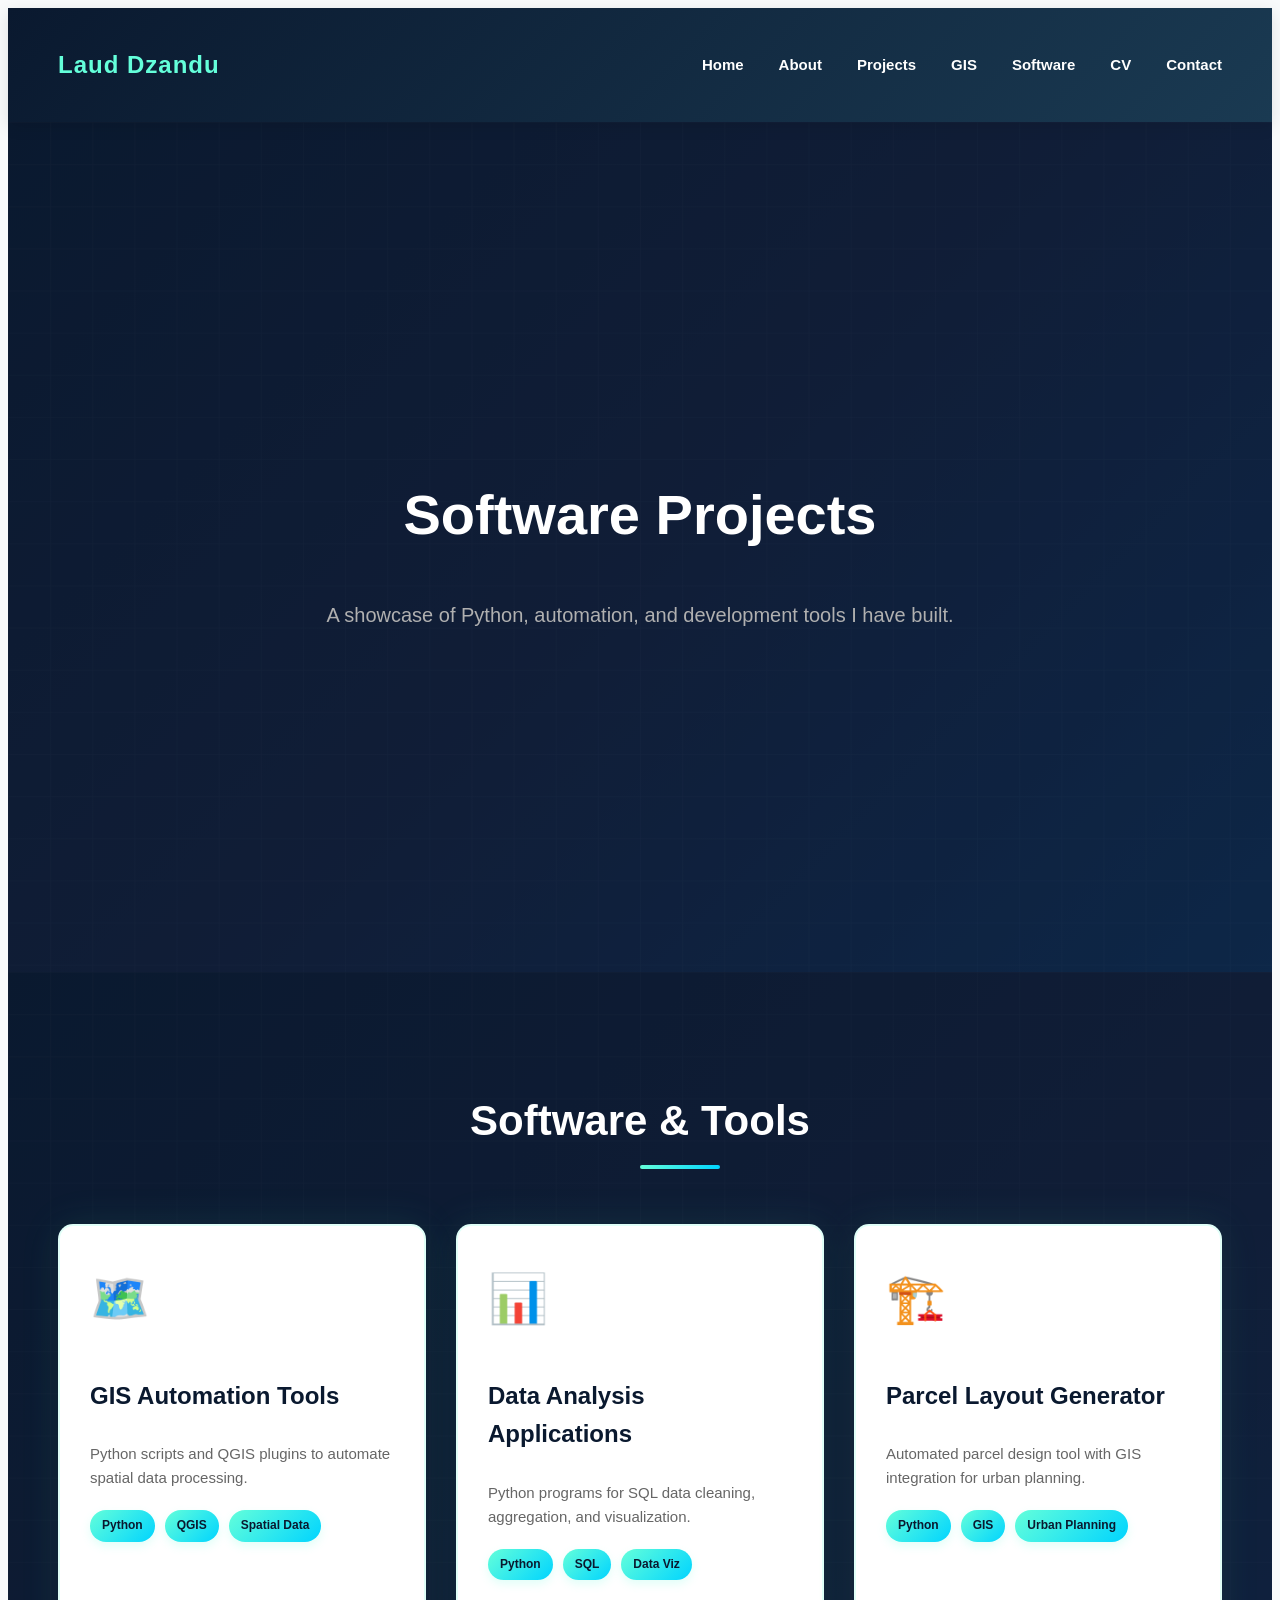
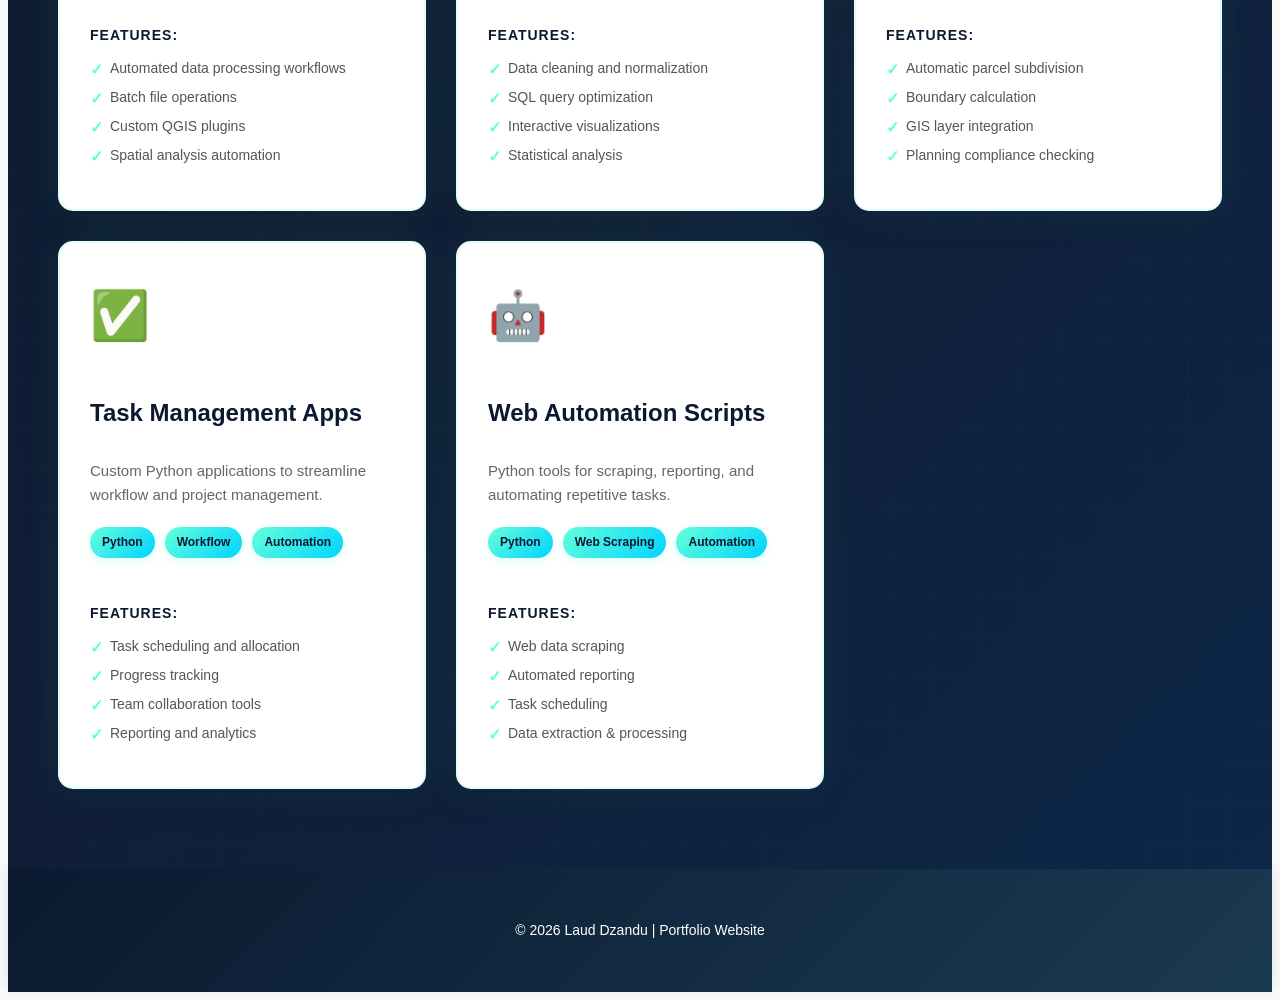
<file: software.html>
<!DOCTYPE html>
<html lang="en">
<head>
    <meta charset="UTF-8">
    <meta name="viewport" content="width=device-width, initial-scale=1.0">
    <title>Software Projects - Laud Dzandu</title>
    <link rel="stylesheet" href="style.css">
</head>
<body>

    <!-- Navigation Bar -->
    <nav class="navbar">
        <h2 class="logo">Laud Dzandu</h2>
        <ul class="nav-links">
            <li><a href="index.html">Home</a></li>
            <li><a href="about.html">About</a></li>
            <li><a href="projects.html">Projects</a></li>
            <li><a href="gis.html">GIS</a></li>
            <li><a href="software.html" class="active">Software</a></li>
            <li><a href="cv.html">CV</a></li>
            <li><a href="contact.html">Contact</a></li>
        </ul>
    </nav>

    <!-- Hero Section -->
    <section class="hero">
        <h1>Software Projects</h1>
        <p>A showcase of Python, automation, and development tools I have built.</p>
    </section>

    <!-- Software Projects Grid -->
    <section class="section software-section">
        <h2>Software & Tools</h2>
        <div class="software-grid">
            
            <!-- Software 1: GIS Automation Tools -->
            <div class="software-card">
                <div class="software-icon">🗺️</div>
                <h3>GIS Automation Tools</h3>
                <p>Python scripts and QGIS plugins to automate spatial data processing.</p>
                <div class="tech-stack">
                    <span class="tech-badge">Python</span>
                    <span class="tech-badge">QGIS</span>
                    <span class="tech-badge">Spatial Data</span>
                </div>
                <div class="features">
                    <h4>Features:</h4>
                    <ul>
                        <li>Automated data processing workflows</li>
                        <li>Batch file operations</li>
                        <li>Custom QGIS plugins</li>
                        <li>Spatial analysis automation</li>
                    </ul>
                </div>
            </div>

            <!-- Software 2: Data Analysis Applications -->
            <div class="software-card">
                <div class="software-icon">📊</div>
                <h3>Data Analysis Applications</h3>
                <p>Python programs for SQL data cleaning, aggregation, and visualization.</p>
                <div class="tech-stack">
                    <span class="tech-badge">Python</span>
                    <span class="tech-badge">SQL</span>
                    <span class="tech-badge">Data Viz</span>
                </div>
                <div class="features">
                    <h4>Features:</h4>
                    <ul>
                        <li>Data cleaning and normalization</li>
                        <li>SQL query optimization</li>
                        <li>Interactive visualizations</li>
                        <li>Statistical analysis</li>
                    </ul>
                </div>
            </div>

            <!-- Software 3: Parcel Layout Generator -->
            <div class="software-card">
                <div class="software-icon">🏗️</div>
                <h3>Parcel Layout Generator</h3>
                <p>Automated parcel design tool with GIS integration for urban planning.</p>
                <div class="tech-stack">
                    <span class="tech-badge">Python</span>
                    <span class="tech-badge">GIS</span>
                    <span class="tech-badge">Urban Planning</span>
                </div>
                <div class="features">
                    <h4>Features:</h4>
                    <ul>
                        <li>Automatic parcel subdivision</li>
                        <li>Boundary calculation</li>
                        <li>GIS layer integration</li>
                        <li>Planning compliance checking</li>
                    </ul>
                </div>
            </div>

            <!-- Software 4: Task Management Apps -->
            <div class="software-card">
                <div class="software-icon">✅</div>
                <h3>Task Management Apps</h3>
                <p>Custom Python applications to streamline workflow and project management.</p>
                <div class="tech-stack">
                    <span class="tech-badge">Python</span>
                    <span class="tech-badge">Workflow</span>
                    <span class="tech-badge">Automation</span>
                </div>
                <div class="features">
                    <h4>Features:</h4>
                    <ul>
                        <li>Task scheduling and allocation</li>
                        <li>Progress tracking</li>
                        <li>Team collaboration tools</li>
                        <li>Reporting and analytics</li>
                    </ul>
                </div>
            </div>

            <!-- Software 5: Web Automation Scripts -->
            <div class="software-card">
                <div class="software-icon">🤖</div>
                <h3>Web Automation Scripts</h3>
                <p>Python tools for scraping, reporting, and automating repetitive tasks.</p>
                <div class="tech-stack">
                    <span class="tech-badge">Python</span>
                    <span class="tech-badge">Web Scraping</span>
                    <span class="tech-badge">Automation</span>
                </div>
                <div class="features">
                    <h4>Features:</h4>
                    <ul>
                        <li>Web data scraping</li>
                        <li>Automated reporting</li>
                        <li>Task scheduling</li>
                        <li>Data extraction & processing</li>
                    </ul>
                </div>
            </div>

        </div>
    </section>

    <!-- Footer -->
    <footer>
        <p>© 2026 Laud Dzandu | Portfolio Website</p>
    </footer>

</body>
</html>
</file>
<file: style.css>
<<<<<<< HEAD
* {
    margin: 0;
    padding: 0;
    box-sizing: border-box;
}

body {
    font-family: 'Segoe UI', Tahoma, Geneva, Verdana, sans-serif;
    background-color: #f8fafb;
    color: #333;
    line-height: 1.6;
}

/* Navigation Bar */
.navbar {
    display: flex;
    justify-content: space-between;
    align-items: center;
    background: linear-gradient(135deg, #0a192f 0%, #1a3a52 100%);
    padding: 18px 50px;
    box-shadow: 0 4px 15px rgba(0,0,0,0.1);
    position: sticky;
    top: 0;
    z-index: 1000;
}

.logo {
    color: #64ffda;
    font-size: 24px;
    font-weight: 700;
    letter-spacing: 1px;
}

.nav-links {
    list-style: none;
    display: flex;
    gap: 35px;
}

.nav-links li {
    transition: all 0.3s ease;
}

.nav-links a {
    color: white;
    text-decoration: none;
    font-weight: 600;
    font-size: 15px;
    position: relative;
    padding: 8px 0;
}

.nav-links a::after {
    content: '';
    position: absolute;
    bottom: 0;
    left: 0;
    width: 0;
    height: 2px;
    background-color: #64ffda;
    transition: width 0.3s ease;
}

.nav-links a:hover::after {
    width: 100%;
}

/* Hero Section */
.hero {
    height: 90vh;
    background: linear-gradient(135deg, #0a192f 0%, #16213e 50%, #0f3460 100%);
    color: white;
    display: flex;
    flex-direction: column;
    justify-content: center;
    align-items: center;
    text-align: center;
    padding: 20px;
    position: relative;
    overflow: hidden;
}

.hero::before {
    content: '';
    position: absolute;
    top: 0;
    left: 0;
    right: 0;
    bottom: 0;
    background: url('data:image/svg+xml,<svg xmlns="http://www.w3.org/2000/svg" viewBox="0 0 1200 600"><defs><pattern id="grid" width="40" height="40" patternUnits="userSpaceOnUse"><path d="M 40 0 L 0 0 0 40" fill="none" stroke="rgba(255,255,255,0.05)" stroke-width="1"/></pattern></defs><rect width="1200" height="600" fill="%230a192f"/><rect width="1200" height="600" fill="url(%23grid)"/></svg>');
    opacity: 0.5;
}

.hero > * {
    position: relative;
    z-index: 1;
}

.hero h1 {
    font-size: 56px;
    margin-bottom: 20px;
    font-weight: 700;
    animation: slideInDown 0.8s ease-out;
}

.hero h1 .highlight {
    color: #64ffda;
}

.hero p {
    font-size: 20px;
    max-width: 700px;
    margin-bottom: 40px;
    color: #b0b0b0;
    animation: slideInUp 0.8s ease-out 0.2s forwards;
    opacity: 0;
}

@keyframes slideInDown {
    from {
        opacity: 0;
        transform: translateY(-40px);
    }
    to {
        opacity: 1;
        transform: translateY(0);
    }
}

@keyframes slideInUp {
    from {
        opacity: 0;
        transform: translateY(40px);
    }
    to {
        opacity: 1;
        transform: translateY(0);
    }
}

.btn {
    display: inline-block;
    margin-top: 20px;
    padding: 14px 35px;
    background: linear-gradient(135deg, #64ffda 0%, #00d4ff 100%);
    color: #0a192f;
    text-decoration: none;
    font-weight: 700;
    border-radius: 8px;
    transition: all 0.3s ease;
    box-shadow: 0 8px 20px rgba(100, 255, 218, 0.3);
    animation: slideInUp 0.8s ease-out 0.4s forwards;
    opacity: 0;
    border: none;
    cursor: pointer;
    font-size: 16px;
}

.btn:hover {
    transform: translateY(-4px);
    box-shadow: 0 12px 30px rgba(100, 255, 218, 0.5);
}

/* Sections */
.section {
    padding: 80px 50px;
    position: relative;
}

.section h2 {
    font-size: 42px;
    margin-bottom: 60px;
    color: #0a192f;
    position: relative;
    display: inline-block;
    animation: slideFromLeft 0.8s ease-out;
}

.section h2::after {
    content: '';
    position: absolute;
    bottom: -15px;
    left: 0;
    width: 80px;
    height: 4px;
    background: linear-gradient(90deg, #64ffda, #00d4ff);
    border-radius: 2px;
    animation: expandWidth 0.8s ease-out 0.3s forwards;
    transform: scaleX(0);
    transform-origin: left;
}

@keyframes slideFromLeft {
    from {
        opacity: 0;
        transform: translateX(-50px);
    }
    to {
        opacity: 1;
        transform: translateX(0);
    }
}

@keyframes expandWidth {
    to {
        transform: scaleX(1);
    }
}

@keyframes cardGlow {
    0%, 100% {
        box-shadow: 0 10px 30px rgba(0,0,0,0.15), 0 0 40px rgba(100, 255, 218, 0.1);
    }
    50% {
        box-shadow: 0 10px 30px rgba(0,0,0,0.15), 0 0 60px rgba(100, 255, 218, 0.25);
    }
}

.cards {
    display: flex;
    justify-content: center;
    gap: 20px;
    flex-wrap: wrap;
}

.card {
    background: white;
    padding: 30px;
    width: 200px;
    border-radius: 10px;
    box-shadow: 0 4px 10px rgba(0,0,0,0.1);
}

/* Footer */
footer {
    background: linear-gradient(135deg, #0a192f 0%, #1a3a52 100%);
    color: white;
    text-align: center;
    padding: 40px;
    font-size: 14px;
    box-shadow: 0 -4px 15px rgba(0,0,0,0.1);
}

footer p {
    margin: 10px 0;
}/* About Page */
.about-section {
    display: flex;
    justify-content: center;
    align-items: center;
    flex-direction: column;
    padding: 80px 50px;
    background: linear-gradient(to bottom, #f8fafb, #eef2f5);
}

.about-content {
    display: flex;
    flex-wrap: wrap;
    justify-content: center;
    gap: 60px;
    max-width: 1200px;
    align-items: center;
}

.profile-img {
    width: 300px;
    height: 300px;
    border-radius: 15px;
    box-shadow: 0 15px 35px rgba(0,0,0,0.15);
    object-fit: cover;
    transition: transform 0.4s ease;
    animation: slideFromLeft 0.8s ease-out;
}

.profile-img:hover {
    transform: scale(1.05) rotate(2deg);
}

.about-text {
    max-width: 600px;
    text-align: left;
    animation: slideFromRight 0.8s ease-out;
}

@keyframes slideFromRight {
    from {
        opacity: 0;
        transform: translateX(50px);
    }
    to {
        opacity: 1;
        transform: translateX(0);
    }
}

.about-text h3 {
    font-size: 28px;
    color: #0a192f;
    margin-bottom: 20px;
}

.about-text p {
    margin-bottom: 15px;
    line-height: 1.8;
    color: #555;
    font-size: 15px;
}/* Projects Section */
.projects-section {
    background: linear-gradient(135deg, #0a192f 0%, #16213e 50%, #0f3460 100%);
    padding: 80px 50px;
    position: relative;
    overflow: hidden;
}

.projects-section::before {
    content: '';
    position: absolute;
    top: 0;
    left: 0;
    right: 0;
    bottom: 0;
    background: url('data:image/svg+xml,<svg xmlns="http://www.w3.org/2000/svg" viewBox="0 0 1200 600"><defs><pattern id="grid" width="40" height="40" patternUnits="userSpaceOnUse"><path d="M 40 0 L 0 0 0 40" fill="none" stroke="rgba(255,255,255,0.05)" stroke-width="1"/></pattern></defs><rect width="1200" height="600" fill="%230a192f"/><rect width="1200" height="600" fill="url(%23grid)"/></svg>');
    opacity: 0.5;
    pointer-events: none;
}

.projects-section h2 {
    display: block;
    width: 100%;
    margin-bottom: 70px;
    color: white;
    position: relative;
    z-index: 1;
}

.projects-section h2::after {
    background: linear-gradient(90deg, #64ffda, #00d4ff);
}

.projects-section .cards {
    display: grid;
    grid-template-columns: repeat(4, 1fr);
    gap: 24px;
    max-width: 1400px;
    margin: 0 auto;
    position: relative;
    z-index: 2;
}

.projects-section .card {
    background: white;
    padding: 0;
    width: 100%;
    border-radius: 15px;
    box-shadow: 0 10px 30px rgba(0,0,0,0.15), 0 0 40px rgba(100, 255, 218, 0.1);
    transition: all 0.4s cubic-bezier(0.25, 0.46, 0.45, 0.94);
    cursor: pointer;
    animation: slideFromLeft 0.6s ease-out forwards, cardGlow 3s ease-in-out infinite;
    opacity: 0;
    position: relative;
    overflow: hidden;
    border: 1px solid rgba(255,255,255,0.8);
    display: flex;
    flex-direction: column;
    height: 100%;
}

.projects-section .card > * {
    flex-shrink: 0;
}

.projects-section .card h3,
.projects-section .card p {
    flex-grow: 0;
}

/* Stagger animation for each card */
.projects-section .card:nth-child(1) { animation-delay: 0.1s; }
.projects-section .card:nth-child(2) { animation-delay: 0.2s; }
.projects-section .card:nth-child(3) { animation-delay: 0.3s; }
.projects-section .card:nth-child(4) { animation-delay: 0.4s; }
.projects-section .card:nth-child(5) { animation-delay: 0.5s; }
.projects-section .card:nth-child(6) { animation-delay: 0.6s; }
.projects-section .card:nth-child(7) { animation-delay: 0.7s; }
.projects-section .card:nth-child(8) { animation-delay: 0.8s; }
.projects-section .card:nth-child(9) { animation-delay: 0.9s; }
.projects-section .card:nth-child(10) { animation-delay: 1s; }
.projects-section .card:nth-child(11) { animation-delay: 1.1s; }
.projects-section .card:nth-child(12) { animation-delay: 1.2s; }
.projects-section .card:nth-child(13) { animation-delay: 1.3s; }
.projects-section .card:nth-child(14) { animation-delay: 1.4s; }
.projects-section .card:nth-child(15) { animation-delay: 1.5s; }
.projects-section .card:nth-child(16) { animation-delay: 1.6s; }

.projects-section .card:hover {
    transform: translateY(-20px) scale(1.05) rotateY(5deg);
    box-shadow: 0 30px 60px rgba(0,0,0,0.25), 0 0 80px rgba(100, 255, 218, 0.4);
    border-color: rgba(100, 255, 218, 0.5);
}

.projects-section .card::before {
    content: '';
    position: absolute;
    top: 0;
    left: -100%;
    width: 100%;
    height: 100%;
    background: linear-gradient(90deg, transparent, rgba(255,255,255,0.4), transparent);
    transition: left 0.6s;
    z-index: 10;
}

.projects-section .card:hover::before {
    left: 100%;
}

.card-img {
    width: 100%;
    height: 220px;
    object-fit: cover;
    display: block;
    transition: filter 0.5s ease, transform 0.5s ease, brightness 0.5s ease;
    filter: brightness(1) saturate(1.05);
    flex-shrink: 0;
}

.projects-section .card:hover .card-img {
    filter: brightness(1.25) saturate(1.3) drop-shadow(0 0 10px rgba(100, 255, 218, 0.4));
    transform: scale(1.1) translateY(-3px);
}

.card-video {
    width: 100%;
    height: 220px;
    border-radius: 0;
    transition: filter 0.5s ease, transform 0.5s ease;
    filter: brightness(0.95) saturate(1);
    background: #f0f0f0;
    display: block;
    flex-shrink: 0;
}

.projects-section .card:hover .card-video {
    filter: brightness(1.15) saturate(1.1) drop-shadow(0 0 10px rgba(100, 255, 218, 0.3));
    transform: scale(1.08) translateY(-3px);
}

.projects-section .card h3 {
    margin: 20px;
    font-size: 22px;
    font-weight: 700;
    color: #0a192f;
    margin-bottom: 12px;
}

.projects-section .card p {
    margin: 0 20px 20px;
    font-size: 15px;
    line-height: 1.7;
    color: #666;
}

/* Certificates Section */
.certificates-section {
    background: linear-gradient(135deg, #0a192f 0%, #16213e 50%, #0f3460 100%);
    padding: 80px 50px;
    position: relative;
    overflow: hidden;
}

.certificates-section::before {
    content: '';
    position: absolute;
    top: 0;
    left: 0;
    right: 0;
    bottom: 0;
    background: url('data:image/svg+xml,<svg xmlns="http://www.w3.org/2000/svg" viewBox="0 0 1200 600"><defs><pattern id="grid" width="40" height="40" patternUnits="userSpaceOnUse"><path d="M 40 0 L 0 0 0 40" fill="none" stroke="rgba(255,255,255,0.05)" stroke-width="1"/></pattern></defs><rect width="1200" height="600" fill="%230a192f"/><rect width="1200" height="600" fill="url(%23grid)"/></svg>');
    opacity: 0.5;
    pointer-events: none;
}

.certificates-section h2 {
    display: block;
    width: 100%;
    margin-bottom: 70px;
    color: white;
    position: relative;
    z-index: 1;
}

.certificates-section h2::after {
    background: linear-gradient(90deg, #64ffda, #00d4ff);
}

.certificates-section .cards {
    display: grid;
    grid-template-columns: repeat(4, 1fr);
    gap: 24px;
    max-width: 1400px;
    margin: 0 auto;
    position: relative;
    z-index: 2;
}

.certificates-section .card {
    background: white;
    padding: 0;
    width: 100%;
    border-radius: 15px;
    box-shadow: 0 10px 30px rgba(0,0,0,0.15), 0 0 40px rgba(100, 255, 218, 0.1);
    transition: all 0.4s cubic-bezier(0.25, 0.46, 0.45, 0.94);
    cursor: pointer;
    animation: slideFromLeft 0.6s ease-out forwards, cardGlow 3s ease-in-out infinite;
    opacity: 0;
    position: relative;
    overflow: hidden;
    border: 1px solid rgba(255,255,255,0.8);
    display: flex;
    flex-direction: column;
    height: 100%;
}

.certificates-section .card > * {
    flex-shrink: 0;
}

.certificates-section .card h3,
.certificates-section .card p {
    flex-grow: 0;
}

/* Stagger animation for each certificate card */
.certificates-section .card:nth-child(1) { animation-delay: 0.1s; }
.certificates-section .card:nth-child(2) { animation-delay: 0.2s; }
.certificates-section .card:nth-child(3) { animation-delay: 0.3s; }
.certificates-section .card:nth-child(4) { animation-delay: 0.4s; }
.certificates-section .card:nth-child(5) { animation-delay: 0.5s; }
.certificates-section .card:nth-child(6) { animation-delay: 0.6s; }
.certificates-section .card:nth-child(7) { animation-delay: 0.7s; }
.certificates-section .card:nth-child(8) { animation-delay: 0.8s; }
.certificates-section .card:nth-child(9) { animation-delay: 0.9s; }
.certificates-section .card:nth-child(10) { animation-delay: 1s; }
.certificates-section .card:nth-child(11) { animation-delay: 1.1s; }
.certificates-section .card:nth-child(12) { animation-delay: 1.2s; }

.certificates-section .card:hover {
    transform: translateY(-20px) scale(1.05) rotateY(5deg);
    box-shadow: 0 30px 60px rgba(0,0,0,0.25), 0 0 80px rgba(100, 255, 218, 0.4);
    border-color: rgba(100, 255, 218, 0.5);
}

.certificates-section .card::before {
    content: '';
    position: absolute;
    top: 0;
    left: -100%;
    width: 100%;
    height: 100%;
    background: linear-gradient(90deg, transparent, rgba(255,255,255,0.4), transparent);
    transition: left 0.6s;
    z-index: 10;
}

.certificates-section .card:hover::before {
    left: 100%;
}

.certificates-section .card img {
    width: 100%;
    height: 220px;
    object-fit: cover;
    display: block;
    transition: filter 0.5s ease, transform 0.5s ease, brightness 0.5s ease;
    filter: brightness(1) saturate(1.05);
    flex-shrink: 0;
}

.certificates-section .card:hover img {
    filter: brightness(1.25) saturate(1.3) drop-shadow(0 0 10px rgba(100, 255, 218, 0.4));
    transform: scale(1.1) translateY(-3px);
}

.certificates-section .card h3 {
    margin: 20px;
    font-size: 22px;
    font-weight: 700;
    color: #0a192f;
    margin-bottom: 12px;
}

.certificates-section .card p {
    margin: 0 20px 20px;
    font-size: 15px;
    line-height: 1.7;
    color: #666;
}

/* Lightbox Modal */
.lightbox {
    display: none;
    position: fixed;
    top: 0;
    left: 0;
    width: 100%;
    height: 100%;
    background: rgba(0, 0, 0, 0.95);
    z-index: 10000;
    justify-content: center;
    align-items: center;
    flex-direction: column;
    animation: fadeIn 0.3s ease-out;
}

@keyframes fadeIn {
    from {
        opacity: 0;
    }
    to {
        opacity: 1;
    }
}

.lightbox-img {
    max-width: 90%;
    max-height: 80%;
    object-fit: contain;
    border-radius: 10px;
    box-shadow: 0 0 50px rgba(100, 255, 218, 0.5);
    animation: zoomIn 0.3s ease-out;
}

@keyframes zoomIn {
    from {
        opacity: 0;
        transform: scale(0.8);
    }
    to {
        opacity: 1;
        transform: scale(1);
    }
}

.lightbox-caption {
    color: #64ffda;
    font-size: 18px;
    margin-top: 20px;
    text-align: center;
    font-weight: 600;
    animation: slideUp 0.3s ease-out 0.1s forwards;
    opacity: 0;
}

@keyframes slideUp {
    from {
        opacity: 0;
        transform: translateY(20px);
    }
    to {
        opacity: 1;
        transform: translateY(0);
    }
}

.lightbox-close {
    position: absolute;
    top: 30px;
    right: 40px;
    color: #64ffda;
    font-size: 50px;
    font-weight: bold;
    cursor: pointer;
    transition: all 0.3s ease;
    z-index: 10001;
}

.lightbox-close:hover {
    color: #00d4ff;
    transform: scale(1.2) rotate(90deg);
}

.card-img {
    cursor: pointer;
}

.contact-section {
    background: linear-gradient(to bottom, #f8fafb, #eef2f5);
    padding: 80px 50px;
}

.contact-section .contact-cards {
    display: flex;
    flex-wrap: wrap;
    justify-content: center;
    gap: 35px;
    margin-bottom: 60px;
}

.contact-section .contact-cards .card {
    background: white;
    padding: 35px;
    width: 250px;
    border-radius: 12px;
    box-shadow: 0 8px 20px rgba(0,0,0,0.08);
    text-align: center;
    transition: all 0.3s ease;
    border-top: 4px solid #64ffda;
}

.contact-section .contact-cards .card:hover {
    transform: translateY(-8px);
    box-shadow: 0 12px 30px rgba(0,0,0,0.15);
}

.contact-section .contact-cards .card a {
    color: #0a192f;
    text-decoration: none;
    font-weight: 700;
    font-size: 16px;
}

.contact-section .contact-cards .card a:hover {
    color: #64ffda;
}

.contact-section .contact-form {
    max-width: 600px;
    margin: 0 auto;
    text-align: left;
}

.contact-section .contact-form input,
.contact-section .contact-form textarea {
    width: 100%;
    padding: 14px;
    margin-bottom: 20px;
    border-radius: 8px;
    border: 2px solid #ddd;
    font-family: inherit;
    font-size: 15px;
    transition: all 0.3s ease;
}

.contact-section .contact-form input:focus,
.contact-section .contact-form textarea:focus {
    outline: none;
    border-color: #64ffda;
    box-shadow: 0 0 10px rgba(100, 255, 218, 0.2);
}

.contact-section .contact-form button {
    margin-top: 15px;
    width: 100%;
}/* GIS Section */
.gis-section {
    background: linear-gradient(135deg, #0a192f 0%, #16213e 50%, #0f3460 100%);
    padding: 80px 50px;
    position: relative;
    overflow: hidden;
}

.gis-section::before {
    content: '';
    position: absolute;
    top: 0;
    left: 0;
    right: 0;
    bottom: 0;
    background: url('data:image/svg+xml,<svg xmlns="http://www.w3.org/2000/svg" viewBox="0 0 1200 600"><defs><pattern id="grid" width="40" height="40" patternUnits="userSpaceOnUse"><path d="M 40 0 L 0 0 0 40" fill="none" stroke="rgba(255,255,255,0.05)" stroke-width="1"/></pattern></defs><rect width="1200" height="600" fill="%230a192f"/><rect width="1200" height="600" fill="url(%23grid)"/></svg>');
    opacity: 0.5;
    pointer-events: none;
}

.gis-section h2 {
    display: block;
    width: 100%;
    margin-bottom: 70px;
    color: white;
    position: relative;
    z-index: 1;
    font-size: 42px;
    text-align: center;
}

.gis-section h2::after {
    background: linear-gradient(90deg, #64ffda, #00d4ff);
    bottom: -15px;
    left: 50%;
    transform: translateX(-50%);
}

.gis-projects {
    max-width: 1300px;
    margin: 0 auto;
    position: relative;
    z-index: 2;
    display: grid;
    gap: 40px;
}

.gis-project-card {
    background: white;
    padding: 40px;
    border-radius: 15px;
    box-shadow: 0 10px 30px rgba(0,0,0,0.15), 0 0 40px rgba(100, 255, 218, 0.1);
    transition: all 0.4s cubic-bezier(0.25, 0.46, 0.45, 0.94);
    cursor: pointer;
    animation: slideFromLeft 0.6s ease-out forwards;
    opacity: 0;
    position: relative;
    overflow: hidden;
    border-left: 5px solid #64ffda;
    display: flex;
    flex-direction: column;
}

.gis-project-card:nth-child(1) { animation-delay: 0.1s; }
.gis-project-card:nth-child(2) { animation-delay: 0.2s; }
.gis-project-card:nth-child(3) { animation-delay: 0.3s; }
.gis-project-card:nth-child(4) { animation-delay: 0.4s; }
.gis-project-card:nth-child(5) { animation-delay: 0.5s; }

.gis-project-card::before {
    content: '';
    position: absolute;
    top: 0;
    left: -100%;
    width: 100%;
    height: 100%;
    background: linear-gradient(90deg, transparent, rgba(100, 255, 218, 0.08), transparent);
    transition: left 0.6s;
    z-index: 0;
}

.gis-project-card:hover::before {
    left: 100%;
}

.gis-project-card:hover {
    transform: translateX(10px) translateY(-8px);
    box-shadow: 0 20px 50px rgba(0,0,0,0.25), 0 0 80px rgba(100, 255, 218, 0.3);
    border-left-color: #00d4ff;
}

.gis-project-card h3 {
    font-size: 26px;
    color: #0a192f;
    margin-bottom: 15px;
    font-weight: 700;
    position: relative;
    z-index: 1;
}

.gis-project-card > p {
    font-size: 15px;
    color: #666;
    margin-bottom: 25px;
    line-height: 1.6;
    position: relative;
    z-index: 1;
}

.project-details {
    position: relative;
    z-index: 1;
}

.project-details h4 {
    font-size: 14px;
    color: #0a192f;
    margin-top: 20px;
    margin-bottom: 12px;
    font-weight: 700;
    text-transform: uppercase;
    letter-spacing: 1px;
}

.project-details h4:first-child {
    margin-top: 0;
}

.project-details p {
    font-size: 14px;
    color: #555;
    line-height: 1.7;
    margin-bottom: 15px;
}

.project-details pre {
    background: #f5f5f5;
    border: 1px solid #e0e0e0;
    border-left: 4px solid #64ffda;
    padding: 20px;
    border-radius: 8px;
    overflow-x: auto;
    margin: 15px 0;
    font-family: 'Courier New', monospace;
}

.project-details code {
    font-size: 13px;
    color: #0a192f;
    line-height: 1.8;
    display: block;
}

.project-details pre::-webkit-scrollbar {
    height: 8px;
}

.project-details pre::-webkit-scrollbar-track {
    background: #f1f1f1;
    border-radius: 10px;
}

.project-details pre::-webkit-scrollbar-thumb {
    background: #64ffda;
    border-radius: 10px;
}

.project-details pre::-webkit-scrollbar-thumb:hover {
    background: #00d4ff;
}

/* Software Section */
.software-section {
    background: linear-gradient(135deg, #0a192f 0%, #16213e 50%, #0f3460 100%);
    padding: 80px 50px;
    position: relative;
    overflow: hidden;
}

.software-section::before {
    content: '';
    position: absolute;
    top: 0;
    left: 0;
    right: 0;
    bottom: 0;
    background: url('data:image/svg+xml,<svg xmlns="http://www.w3.org/2000/svg" viewBox="0 0 1200 600"><defs><pattern id="grid" width="40" height="40" patternUnits="userSpaceOnUse"><path d="M 40 0 L 0 0 0 40" fill="none" stroke="rgba(255,255,255,0.05)" stroke-width="1"/></pattern></defs><rect width="1200" height="600" fill="%230a192f"/><rect width="1200" height="600" fill="url(%23grid)"/></svg>');
    opacity: 0.5;
    pointer-events: none;
}

.software-section h2 {
    display: block;
    width: 100%;
    margin-bottom: 70px;
    color: white;
    position: relative;
    z-index: 1;
    font-size: 42px;
    text-align: center;
}

.software-section h2::after {
    background: linear-gradient(90deg, #64ffda, #00d4ff);
    bottom: -15px;
    left: 50%;
    transform: translateX(-50%);
}

.software-grid {
    display: grid;
    grid-template-columns: repeat(auto-fit, minmax(320px, 1fr));
    gap: 30px;
    max-width: 1400px;
    margin: 0 auto;
    position: relative;
    z-index: 2;
}

.software-card {
    background: white;
    padding: 35px 30px;
    border-radius: 15px;
    box-shadow: 0 10px 30px rgba(0,0,0,0.15), 0 0 40px rgba(100, 255, 218, 0.1);
    transition: all 0.4s cubic-bezier(0.25, 0.46, 0.45, 0.94);
    cursor: pointer;
    animation: slideFromLeft 0.6s ease-out forwards;
    opacity: 0;
    position: relative;
    overflow: hidden;
    border: 2px solid rgba(100, 255, 218, 0.2);
    display: flex;
    flex-direction: column;
}

/* Stagger animation for cards */
.software-card:nth-child(1) { animation-delay: 0.1s; }
.software-card:nth-child(2) { animation-delay: 0.2s; }
.software-card:nth-child(3) { animation-delay: 0.3s; }
.software-card:nth-child(4) { animation-delay: 0.4s; }
.software-card:nth-child(5) { animation-delay: 0.5s; }

.software-card::before {
    content: '';
    position: absolute;
    top: 0;
    left: -100%;
    width: 100%;
    height: 100%;
    background: linear-gradient(90deg, transparent, rgba(100, 255, 218, 0.1), transparent);
    transition: left 0.6s;
    z-index: 0;
}

.software-card:hover::before {
    left: 100%;
}

.software-card:hover {
    transform: translateY(-20px) scale(1.05);
    box-shadow: 0 30px 60px rgba(0,0,0,0.25), 0 0 80px rgba(100, 255, 218, 0.4);
    border-color: rgba(100, 255, 218, 0.6);
    background: white;
}

.software-icon {
    font-size: 48px;
    margin-bottom: 15px;
    display: inline-block;
    position: relative;
    z-index: 1;
    animation: bounce 2s ease-in-out infinite;
}

@keyframes bounce {
    0%, 100% { transform: translateY(0); }
    50% { transform: translateY(-10px); }
}

.software-card:nth-child(1) .software-icon { animation-delay: 0.1s; }
.software-card:nth-child(2) .software-icon { animation-delay: 0.2s; }
.software-card:nth-child(3) .software-icon { animation-delay: 0.3s; }
.software-card:nth-child(4) .software-icon { animation-delay: 0.4s; }
.software-card:nth-child(5) .software-icon { animation-delay: 0.5s; }

.software-card h3 {
    font-size: 24px;
    color: #0a192f;
    margin-bottom: 12px;
    font-weight: 700;
    position: relative;
    z-index: 1;
}

.software-card > p {
    font-size: 15px;
    color: #666;
    margin-bottom: 20px;
    line-height: 1.6;
    position: relative;
    z-index: 1;
}

.tech-stack {
    display: flex;
    flex-wrap: wrap;
    gap: 10px;
    margin-bottom: 25px;
    position: relative;
    z-index: 1;
}

.tech-badge {
    display: inline-block;
    background: linear-gradient(135deg, #64ffda 0%, #00d4ff 100%);
    color: #0a192f;
    padding: 6px 12px;
    border-radius: 20px;
    font-size: 12px;
    font-weight: 700;
    box-shadow: 0 4px 10px rgba(100, 255, 218, 0.2);
    transition: all 0.3s ease;
}

.tech-badge:hover {
    transform: scale(1.1);
    box-shadow: 0 6px 15px rgba(100, 255, 218, 0.4);
}

.features {
    position: relative;
    z-index: 1;
    margin-top: auto;
}

.features h4 {
    font-size: 14px;
    color: #0a192f;
    margin-bottom: 12px;
    font-weight: 700;
    text-transform: uppercase;
    letter-spacing: 1px;
}

.features ul {
    list-style: none;
    padding: 0;
    margin: 0;
}

.features li {
    font-size: 14px;
    color: #555;
    margin-bottom: 8px;
    padding-left: 20px;
    position: relative;
    line-height: 1.5;
}

.features li::before {
    content: '✓';
    position: absolute;
    left: 0;
    color: #64ffda;
    font-weight: bold;
    font-size: 16px;
}

/* Welcome Section */
.welcome-section {
    background: linear-gradient(135deg, #0a192f 0%, #16213e 50%, #0f3460 100%);
    padding: 100px 50px;
    position: relative;
    overflow: hidden;
}

.welcome-section::before {
    content: '';
    position: absolute;
    top: 0;
    left: 0;
    right: 0;
    bottom: 0;
    background: url('data:image/svg+xml,<svg xmlns="http://www.w3.org/2000/svg" viewBox="0 0 1200 600"><defs><pattern id="grid" width="40" height="40" patternUnits="userSpaceOnUse"><path d="M 40 0 L 0 0 0 40" fill="none" stroke="rgba(255,255,255,0.05)" stroke-width="1"/></pattern></defs><rect width="1200" height="600" fill="%230a192f"/><rect width="1200" height="600" fill="url(%23grid)"/></svg>');
    opacity: 0.5;
    pointer-events: none;
}

.welcome-container {
    max-width: 1400px;
    margin: 0 auto;
    position: relative;
    z-index: 1;
}

.welcome-section h2 {
    font-size: 48px;
    color: white;
    text-align: center;
    margin-bottom: 15px;
    animation: slideInDown 0.8s ease-out;
}

.welcome-intro {
    text-align: center;
    font-size: 20px;
    color: #64ffda;
    margin-bottom: 60px;
    font-weight: 600;
    animation: slideInUp 0.8s ease-out 0.2s forwards;
    opacity: 0;
}

.video-container {
    display: grid;
    grid-template-columns: repeat(auto-fit, minmax(350px, 1fr));
    gap: 40px;
    margin-bottom: 80px;
    animation: slideInUp 0.8s ease-out 0.4s forwards;
    opacity: 0;
}

.video-frame {
    background: white;
    border-radius: 15px;
    overflow: hidden;
    box-shadow: 0 15px 40px rgba(0,0,0,0.3), 0 0 60px rgba(100, 255, 218, 0.2);
    transition: all 0.4s cubic-bezier(0.25, 0.46, 0.45, 0.94);
    border: 2px solid rgba(100, 255, 218, 0.3);
    position: relative;
}

.video-frame:hover {
    transform: translateY(-15px) scale(1.02);
    box-shadow: 0 25px 60px rgba(0,0,0,0.4), 0 0 80px rgba(100, 255, 218, 0.4);
    border-color: rgba(100, 255, 218, 0.7);
}

.video-frame iframe {
    width: 100%;
    display: block;
}

.video-frame h3 {
    padding: 25px 25px 15px;
    font-size: 22px;
    color: #0a192f;
    margin: 0;
    font-weight: 700;
}

.video-frame p {
    padding: 0 25px 25px;
    color: #666;
    font-size: 15px;
    margin: 0;
    line-height: 1.6;
}

.interactive-cta {
    display: grid;
    grid-template-columns: repeat(auto-fit, minmax(280px, 1fr));
    gap: 30px;
    animation: slideInUp 0.8s ease-out 0.6s forwards;
    opacity: 0;
}

.cta-card {
    background: rgba(255, 255, 255, 0.95);
    padding: 40px 30px;
    border-radius: 15px;
    text-align: center;
    box-shadow: 0 10px 30px rgba(0,0,0,0.2), 0 0 40px rgba(100, 255, 218, 0.15);
    transition: all 0.4s cubic-bezier(0.25, 0.46, 0.45, 0.94);
    border: 2px solid rgba(100, 255, 218, 0.2);
    position: relative;
    overflow: hidden;
}

.cta-card::before {
    content: '';
    position: absolute;
    top: 0;
    left: -100%;
    width: 100%;
    height: 100%;
    background: linear-gradient(90deg, transparent, rgba(100, 255, 218, 0.1), transparent);
    transition: left 0.6s ease;
    z-index: 0;
}

.cta-card:hover::before {
    left: 100%;
}

.cta-card h3 {
    font-size: 24px;
    margin-bottom: 15px;
    color: #0a192f;
    font-weight: 700;
    position: relative;
    z-index: 1;
}

.cta-card p {
    font-size: 15px;
    color: #666;
    margin-bottom: 25px;
    line-height: 1.6;
    position: relative;
    z-index: 1;
}

.cta-card .btn {
    padding: 12px 30px;
    margin: 0;
    animation: none;
    opacity: 1;
    position: relative;
    z-index: 1;
}

.cta-card:hover {
    transform: translateY(-12px) scale(1.03);
    box-shadow: 0 20px 50px rgba(0,0,0,0.3), 0 0 60px rgba(100, 255, 218, 0.3);
    border-color: rgba(100, 255, 218, 0.6);
    background: white;
}

/* Gallery Grid */
.gallery-grid {
    display: grid;
    grid-template-columns: repeat(auto-fit, minmax(250px, 1fr));
    gap: 20px;
    padding: 20px 0;
}

.gallery-item {
    position: relative;
    overflow: hidden;
    border-radius: 12px;
    box-shadow: 0 8px 20px rgba(0,0,0,0.1);
}

.gallery-item img {
    width: 100%;
    height: 250px;
    object-fit: cover;
    transition: transform 0.4s cubic-bezier(0.25, 0.46, 0.45, 0.94);
    display: block;
}

.gallery-item img:hover {
    transform: scale(1.1);
}

/* Responsive Design */
@media (max-width: 1024px) {
    .projects-section .cards {
        grid-template-columns: repeat(2, 1fr);
    }
}

@media (max-width: 768px) {
    .navbar {
        flex-direction: column;
        gap: 15px;
        padding: 15px 20px;
    }

    .nav-links {
        gap: 20px;
    }

    .section {
        padding: 60px 20px;
    }

    .section h2 {
        font-size: 32px;
    }

    .hero h1 {
        font-size: 36px;
    }

    .hero p {
        font-size: 16px;
    }

    .about-content {
        gap: 30px;
    }

    .profile-img {
        width: 250px;
        height: 250px;
    }

    .projects-section .cards {
        grid-template-columns: 1fr;
        gap: 25px;
    }
=======
* {
    margin: 0;
    padding: 0;
    box-sizing: border-box;
}

body {
    font-family: 'Segoe UI', Tahoma, Geneva, Verdana, sans-serif;
    background-color: #f8fafb;
    color: #333;
    line-height: 1.6;
}

/* Navigation Bar */
.navbar {
    display: flex;
    justify-content: space-between;
    align-items: center;
    background: linear-gradient(135deg, #0a192f 0%, #1a3a52 100%);
    padding: 18px 50px;
    box-shadow: 0 4px 15px rgba(0,0,0,0.1);
    position: sticky;
    top: 0;
    z-index: 1000;
}

.logo {
    color: #64ffda;
    font-size: 24px;
    font-weight: 700;
    letter-spacing: 1px;
}

.nav-links {
    list-style: none;
    display: flex;
    gap: 35px;
}

.nav-links li {
    transition: all 0.3s ease;
}

.nav-links a {
    color: white;
    text-decoration: none;
    font-weight: 600;
    font-size: 15px;
    position: relative;
    padding: 8px 0;
}

.nav-links a::after {
    content: '';
    position: absolute;
    bottom: 0;
    left: 0;
    width: 0;
    height: 2px;
    background-color: #64ffda;
    transition: width 0.3s ease;
}

.nav-links a:hover::after {
    width: 100%;
}

/* Hero Section */
.hero {
    height: 90vh;
    background: linear-gradient(135deg, #0a192f 0%, #16213e 50%, #0f3460 100%);
    color: white;
    display: flex;
    flex-direction: column;
    justify-content: center;
    align-items: center;
    text-align: center;
    padding: 20px;
    position: relative;
    overflow: hidden;
}

.hero::before {
    content: '';
    position: absolute;
    top: 0;
    left: 0;
    right: 0;
    bottom: 0;
    background: url('data:image/svg+xml,<svg xmlns="http://www.w3.org/2000/svg" viewBox="0 0 1200 600"><defs><pattern id="grid" width="40" height="40" patternUnits="userSpaceOnUse"><path d="M 40 0 L 0 0 0 40" fill="none" stroke="rgba(255,255,255,0.05)" stroke-width="1"/></pattern></defs><rect width="1200" height="600" fill="%230a192f"/><rect width="1200" height="600" fill="url(%23grid)"/></svg>');
    opacity: 0.5;
}

.hero > * {
    position: relative;
    z-index: 1;
}

.hero h1 {
    font-size: 56px;
    margin-bottom: 20px;
    font-weight: 700;
    animation: slideInDown 0.8s ease-out;
}

.hero h1 .highlight {
    color: #64ffda;
}

.hero p {
    font-size: 20px;
    max-width: 700px;
    margin-bottom: 40px;
    color: #b0b0b0;
    animation: slideInUp 0.8s ease-out 0.2s forwards;
    opacity: 0;
}

@keyframes slideInDown {
    from {
        opacity: 0;
        transform: translateY(-40px);
    }
    to {
        opacity: 1;
        transform: translateY(0);
    }
}

@keyframes slideInUp {
    from {
        opacity: 0;
        transform: translateY(40px);
    }
    to {
        opacity: 1;
        transform: translateY(0);
    }
}

.btn {
    display: inline-block;
    margin-top: 20px;
    padding: 14px 35px;
    background: linear-gradient(135deg, #64ffda 0%, #00d4ff 100%);
    color: #0a192f;
    text-decoration: none;
    font-weight: 700;
    border-radius: 8px;
    transition: all 0.3s ease;
    box-shadow: 0 8px 20px rgba(100, 255, 218, 0.3);
    animation: slideInUp 0.8s ease-out 0.4s forwards;
    opacity: 0;
    border: none;
    cursor: pointer;
    font-size: 16px;
}

.btn:hover {
    transform: translateY(-4px);
    box-shadow: 0 12px 30px rgba(100, 255, 218, 0.5);
}

/* Sections */
.section {
    padding: 80px 50px;
    position: relative;
}

.section h2 {
    font-size: 42px;
    margin-bottom: 60px;
    color: #0a192f;
    position: relative;
    display: inline-block;
    animation: slideFromLeft 0.8s ease-out;
}

.section h2::after {
    content: '';
    position: absolute;
    bottom: -15px;
    left: 0;
    width: 80px;
    height: 4px;
    background: linear-gradient(90deg, #64ffda, #00d4ff);
    border-radius: 2px;
    animation: expandWidth 0.8s ease-out 0.3s forwards;
    transform: scaleX(0);
    transform-origin: left;
}

@keyframes slideFromLeft {
    from {
        opacity: 0;
        transform: translateX(-50px);
    }
    to {
        opacity: 1;
        transform: translateX(0);
    }
}

@keyframes expandWidth {
    to {
        transform: scaleX(1);
    }
}

@keyframes cardGlow {
    0%, 100% {
        box-shadow: 0 10px 30px rgba(0,0,0,0.15), 0 0 40px rgba(100, 255, 218, 0.1);
    }
    50% {
        box-shadow: 0 10px 30px rgba(0,0,0,0.15), 0 0 60px rgba(100, 255, 218, 0.25);
    }
}

.cards {
    display: flex;
    justify-content: center;
    gap: 20px;
    flex-wrap: wrap;
}

.card {
    background: white;
    padding: 30px;
    width: 200px;
    border-radius: 10px;
    box-shadow: 0 4px 10px rgba(0,0,0,0.1);
}

/* Footer */
footer {
    background: linear-gradient(135deg, #0a192f 0%, #1a3a52 100%);
    color: white;
    text-align: center;
    padding: 40px;
    font-size: 14px;
    box-shadow: 0 -4px 15px rgba(0,0,0,0.1);
}

footer p {
    margin: 10px 0;
}/* About Page */
.about-section {
    display: flex;
    justify-content: center;
    align-items: center;
    flex-direction: column;
    padding: 80px 50px;
    background: linear-gradient(to bottom, #f8fafb, #eef2f5);
}

.about-content {
    display: flex;
    flex-wrap: wrap;
    justify-content: center;
    gap: 60px;
    max-width: 1200px;
    align-items: center;
}

.profile-img {
    width: 300px;
    height: 300px;
    border-radius: 15px;
    box-shadow: 0 15px 35px rgba(0,0,0,0.15);
    object-fit: cover;
    transition: transform 0.4s ease;
    animation: slideFromLeft 0.8s ease-out;
}

.profile-img:hover {
    transform: scale(1.05) rotate(2deg);
}

.about-text {
    max-width: 600px;
    text-align: left;
    animation: slideFromRight 0.8s ease-out;
}

@keyframes slideFromRight {
    from {
        opacity: 0;
        transform: translateX(50px);
    }
    to {
        opacity: 1;
        transform: translateX(0);
    }
}

.about-text h3 {
    font-size: 28px;
    color: #0a192f;
    margin-bottom: 20px;
}

.about-text p {
    margin-bottom: 15px;
    line-height: 1.8;
    color: #555;
    font-size: 15px;
}/* Projects Section */
.projects-section {
    background: linear-gradient(135deg, #0a192f 0%, #16213e 50%, #0f3460 100%);
    padding: 80px 50px;
    position: relative;
    overflow: hidden;
}

.projects-section::before {
    content: '';
    position: absolute;
    top: 0;
    left: 0;
    right: 0;
    bottom: 0;
    background: url('data:image/svg+xml,<svg xmlns="http://www.w3.org/2000/svg" viewBox="0 0 1200 600"><defs><pattern id="grid" width="40" height="40" patternUnits="userSpaceOnUse"><path d="M 40 0 L 0 0 0 40" fill="none" stroke="rgba(255,255,255,0.05)" stroke-width="1"/></pattern></defs><rect width="1200" height="600" fill="%230a192f"/><rect width="1200" height="600" fill="url(%23grid)"/></svg>');
    opacity: 0.5;
    pointer-events: none;
}

.projects-section h2 {
    display: block;
    width: 100%;
    margin-bottom: 70px;
    color: white;
    position: relative;
    z-index: 1;
}

.projects-section h2::after {
    background: linear-gradient(90deg, #64ffda, #00d4ff);
}

.projects-section .cards {
    display: grid;
    grid-template-columns: repeat(4, 1fr);
    gap: 24px;
    max-width: 1400px;
    margin: 0 auto;
    position: relative;
    z-index: 2;
}

.projects-section .card {
    background: white;
    padding: 0;
    width: 100%;
    border-radius: 15px;
    box-shadow: 0 10px 30px rgba(0,0,0,0.15), 0 0 40px rgba(100, 255, 218, 0.1);
    transition: all 0.4s cubic-bezier(0.25, 0.46, 0.45, 0.94);
    cursor: pointer;
    animation: slideFromLeft 0.6s ease-out forwards, cardGlow 3s ease-in-out infinite;
    opacity: 0;
    position: relative;
    overflow: hidden;
    border: 1px solid rgba(255,255,255,0.8);
    display: flex;
    flex-direction: column;
    height: 100%;
}

.projects-section .card > * {
    flex-shrink: 0;
}

.projects-section .card h3,
.projects-section .card p {
    flex-grow: 0;
}

/* Stagger animation for each card */
.projects-section .card:nth-child(1) { animation-delay: 0.1s; }
.projects-section .card:nth-child(2) { animation-delay: 0.2s; }
.projects-section .card:nth-child(3) { animation-delay: 0.3s; }
.projects-section .card:nth-child(4) { animation-delay: 0.4s; }
.projects-section .card:nth-child(5) { animation-delay: 0.5s; }
.projects-section .card:nth-child(6) { animation-delay: 0.6s; }
.projects-section .card:nth-child(7) { animation-delay: 0.7s; }
.projects-section .card:nth-child(8) { animation-delay: 0.8s; }
.projects-section .card:nth-child(9) { animation-delay: 0.9s; }
.projects-section .card:nth-child(10) { animation-delay: 1s; }
.projects-section .card:nth-child(11) { animation-delay: 1.1s; }
.projects-section .card:nth-child(12) { animation-delay: 1.2s; }
.projects-section .card:nth-child(13) { animation-delay: 1.3s; }
.projects-section .card:nth-child(14) { animation-delay: 1.4s; }
.projects-section .card:nth-child(15) { animation-delay: 1.5s; }
.projects-section .card:nth-child(16) { animation-delay: 1.6s; }

.projects-section .card:hover {
    transform: translateY(-20px) scale(1.05) rotateY(5deg);
    box-shadow: 0 30px 60px rgba(0,0,0,0.25), 0 0 80px rgba(100, 255, 218, 0.4);
    border-color: rgba(100, 255, 218, 0.5);
}

.projects-section .card::before {
    content: '';
    position: absolute;
    top: 0;
    left: -100%;
    width: 100%;
    height: 100%;
    background: linear-gradient(90deg, transparent, rgba(255,255,255,0.4), transparent);
    transition: left 0.6s;
    z-index: 10;
}

.projects-section .card:hover::before {
    left: 100%;
}

.card-img {
    width: 100%;
    height: 220px;
    object-fit: cover;
    display: block;
    transition: filter 0.5s ease, transform 0.5s ease, brightness 0.5s ease;
    filter: brightness(1) saturate(1.05);
    flex-shrink: 0;
}

.projects-section .card:hover .card-img {
    filter: brightness(1.25) saturate(1.3) drop-shadow(0 0 10px rgba(100, 255, 218, 0.4));
    transform: scale(1.1) translateY(-3px);
}

.card-video {
    width: 100%;
    height: 220px;
    border-radius: 0;
    transition: filter 0.5s ease, transform 0.5s ease;
    filter: brightness(0.95) saturate(1);
    background: #f0f0f0;
    display: block;
    flex-shrink: 0;
}

.projects-section .card:hover .card-video {
    filter: brightness(1.15) saturate(1.1) drop-shadow(0 0 10px rgba(100, 255, 218, 0.3));
    transform: scale(1.08) translateY(-3px);
}

.projects-section .card h3 {
    margin: 20px;
    font-size: 22px;
    font-weight: 700;
    color: #0a192f;
    margin-bottom: 12px;
}

.projects-section .card p {
    margin: 0 20px 20px;
    font-size: 15px;
    line-height: 1.7;
    color: #666;
}

/* Certificates Section */
.certificates-section {
    background: linear-gradient(135deg, #0a192f 0%, #16213e 50%, #0f3460 100%);
    padding: 80px 50px;
    position: relative;
    overflow: hidden;
}

.certificates-section::before {
    content: '';
    position: absolute;
    top: 0;
    left: 0;
    right: 0;
    bottom: 0;
    background: url('data:image/svg+xml,<svg xmlns="http://www.w3.org/2000/svg" viewBox="0 0 1200 600"><defs><pattern id="grid" width="40" height="40" patternUnits="userSpaceOnUse"><path d="M 40 0 L 0 0 0 40" fill="none" stroke="rgba(255,255,255,0.05)" stroke-width="1"/></pattern></defs><rect width="1200" height="600" fill="%230a192f"/><rect width="1200" height="600" fill="url(%23grid)"/></svg>');
    opacity: 0.5;
    pointer-events: none;
}

.certificates-section h2 {
    display: block;
    width: 100%;
    margin-bottom: 70px;
    color: white;
    position: relative;
    z-index: 1;
}

.certificates-section h2::after {
    background: linear-gradient(90deg, #64ffda, #00d4ff);
}

.certificates-section .cards {
    display: grid;
    grid-template-columns: repeat(4, 1fr);
    gap: 24px;
    max-width: 1400px;
    margin: 0 auto;
    position: relative;
    z-index: 2;
}

.certificates-section .card {
    background: white;
    padding: 0;
    width: 100%;
    border-radius: 15px;
    box-shadow: 0 10px 30px rgba(0,0,0,0.15), 0 0 40px rgba(100, 255, 218, 0.1);
    transition: all 0.4s cubic-bezier(0.25, 0.46, 0.45, 0.94);
    cursor: pointer;
    animation: slideFromLeft 0.6s ease-out forwards, cardGlow 3s ease-in-out infinite;
    opacity: 0;
    position: relative;
    overflow: hidden;
    border: 1px solid rgba(255,255,255,0.8);
    display: flex;
    flex-direction: column;
    height: 100%;
}

.certificates-section .card > * {
    flex-shrink: 0;
}

.certificates-section .card h3,
.certificates-section .card p {
    flex-grow: 0;
}

/* Stagger animation for each certificate card */
.certificates-section .card:nth-child(1) { animation-delay: 0.1s; }
.certificates-section .card:nth-child(2) { animation-delay: 0.2s; }
.certificates-section .card:nth-child(3) { animation-delay: 0.3s; }
.certificates-section .card:nth-child(4) { animation-delay: 0.4s; }
.certificates-section .card:nth-child(5) { animation-delay: 0.5s; }
.certificates-section .card:nth-child(6) { animation-delay: 0.6s; }
.certificates-section .card:nth-child(7) { animation-delay: 0.7s; }
.certificates-section .card:nth-child(8) { animation-delay: 0.8s; }
.certificates-section .card:nth-child(9) { animation-delay: 0.9s; }
.certificates-section .card:nth-child(10) { animation-delay: 1s; }
.certificates-section .card:nth-child(11) { animation-delay: 1.1s; }
.certificates-section .card:nth-child(12) { animation-delay: 1.2s; }

.certificates-section .card:hover {
    transform: translateY(-20px) scale(1.05) rotateY(5deg);
    box-shadow: 0 30px 60px rgba(0,0,0,0.25), 0 0 80px rgba(100, 255, 218, 0.4);
    border-color: rgba(100, 255, 218, 0.5);
}

.certificates-section .card::before {
    content: '';
    position: absolute;
    top: 0;
    left: -100%;
    width: 100%;
    height: 100%;
    background: linear-gradient(90deg, transparent, rgba(255,255,255,0.4), transparent);
    transition: left 0.6s;
    z-index: 10;
}

.certificates-section .card:hover::before {
    left: 100%;
}

.certificates-section .card img {
    width: 100%;
    height: 220px;
    object-fit: cover;
    display: block;
    transition: filter 0.5s ease, transform 0.5s ease, brightness 0.5s ease;
    filter: brightness(1) saturate(1.05);
    flex-shrink: 0;
}

.certificates-section .card:hover img {
    filter: brightness(1.25) saturate(1.3) drop-shadow(0 0 10px rgba(100, 255, 218, 0.4));
    transform: scale(1.1) translateY(-3px);
}

.certificates-section .card h3 {
    margin: 20px;
    font-size: 22px;
    font-weight: 700;
    color: #0a192f;
    margin-bottom: 12px;
}

.certificates-section .card p {
    margin: 0 20px 20px;
    font-size: 15px;
    line-height: 1.7;
    color: #666;
}

/* Lightbox Modal */
.lightbox {
    display: none;
    position: fixed;
    top: 0;
    left: 0;
    width: 100%;
    height: 100%;
    background: rgba(0, 0, 0, 0.95);
    z-index: 10000;
    justify-content: center;
    align-items: center;
    flex-direction: column;
    animation: fadeIn 0.3s ease-out;
}

@keyframes fadeIn {
    from {
        opacity: 0;
    }
    to {
        opacity: 1;
    }
}

.lightbox-img {
    max-width: 90%;
    max-height: 80%;
    object-fit: contain;
    border-radius: 10px;
    box-shadow: 0 0 50px rgba(100, 255, 218, 0.5);
    animation: zoomIn 0.3s ease-out;
}

@keyframes zoomIn {
    from {
        opacity: 0;
        transform: scale(0.8);
    }
    to {
        opacity: 1;
        transform: scale(1);
    }
}

.lightbox-caption {
    color: #64ffda;
    font-size: 18px;
    margin-top: 20px;
    text-align: center;
    font-weight: 600;
    animation: slideUp 0.3s ease-out 0.1s forwards;
    opacity: 0;
}

@keyframes slideUp {
    from {
        opacity: 0;
        transform: translateY(20px);
    }
    to {
        opacity: 1;
        transform: translateY(0);
    }
}

.lightbox-close {
    position: absolute;
    top: 30px;
    right: 40px;
    color: #64ffda;
    font-size: 50px;
    font-weight: bold;
    cursor: pointer;
    transition: all 0.3s ease;
    z-index: 10001;
}

.lightbox-close:hover {
    color: #00d4ff;
    transform: scale(1.2) rotate(90deg);
}

.card-img {
    cursor: pointer;
}

.contact-section {
    background: linear-gradient(to bottom, #f8fafb, #eef2f5);
    padding: 80px 50px;
}

.contact-section .contact-cards {
    display: flex;
    flex-wrap: wrap;
    justify-content: center;
    gap: 35px;
    margin-bottom: 60px;
}

.contact-section .contact-cards .card {
    background: white;
    padding: 35px;
    width: 250px;
    border-radius: 12px;
    box-shadow: 0 8px 20px rgba(0,0,0,0.08);
    text-align: center;
    transition: all 0.3s ease;
    border-top: 4px solid #64ffda;
}

.contact-section .contact-cards .card:hover {
    transform: translateY(-8px);
    box-shadow: 0 12px 30px rgba(0,0,0,0.15);
}

.contact-section .contact-cards .card a {
    color: #0a192f;
    text-decoration: none;
    font-weight: 700;
    font-size: 16px;
}

.contact-section .contact-cards .card a:hover {
    color: #64ffda;
}

.contact-section .contact-form {
    max-width: 600px;
    margin: 0 auto;
    text-align: left;
}

.contact-section .contact-form input,
.contact-section .contact-form textarea {
    width: 100%;
    padding: 14px;
    margin-bottom: 20px;
    border-radius: 8px;
    border: 2px solid #ddd;
    font-family: inherit;
    font-size: 15px;
    transition: all 0.3s ease;
}

.contact-section .contact-form input:focus,
.contact-section .contact-form textarea:focus {
    outline: none;
    border-color: #64ffda;
    box-shadow: 0 0 10px rgba(100, 255, 218, 0.2);
}

.contact-section .contact-form button {
    margin-top: 15px;
    width: 100%;
}/* GIS Section */
.gis-section {
    background: linear-gradient(135deg, #0a192f 0%, #16213e 50%, #0f3460 100%);
    padding: 80px 50px;
    position: relative;
    overflow: hidden;
}

.gis-section::before {
    content: '';
    position: absolute;
    top: 0;
    left: 0;
    right: 0;
    bottom: 0;
    background: url('data:image/svg+xml,<svg xmlns="http://www.w3.org/2000/svg" viewBox="0 0 1200 600"><defs><pattern id="grid" width="40" height="40" patternUnits="userSpaceOnUse"><path d="M 40 0 L 0 0 0 40" fill="none" stroke="rgba(255,255,255,0.05)" stroke-width="1"/></pattern></defs><rect width="1200" height="600" fill="%230a192f"/><rect width="1200" height="600" fill="url(%23grid)"/></svg>');
    opacity: 0.5;
    pointer-events: none;
}

.gis-section h2 {
    display: block;
    width: 100%;
    margin-bottom: 70px;
    color: white;
    position: relative;
    z-index: 1;
    font-size: 42px;
    text-align: center;
}

.gis-section h2::after {
    background: linear-gradient(90deg, #64ffda, #00d4ff);
    bottom: -15px;
    left: 50%;
    transform: translateX(-50%);
}

.gis-projects {
    max-width: 1300px;
    margin: 0 auto;
    position: relative;
    z-index: 2;
    display: grid;
    gap: 40px;
}

.gis-project-card {
    background: white;
    padding: 40px;
    border-radius: 15px;
    box-shadow: 0 10px 30px rgba(0,0,0,0.15), 0 0 40px rgba(100, 255, 218, 0.1);
    transition: all 0.4s cubic-bezier(0.25, 0.46, 0.45, 0.94);
    cursor: pointer;
    animation: slideFromLeft 0.6s ease-out forwards;
    opacity: 0;
    position: relative;
    overflow: hidden;
    border-left: 5px solid #64ffda;
    display: flex;
    flex-direction: column;
}

.gis-project-card:nth-child(1) { animation-delay: 0.1s; }
.gis-project-card:nth-child(2) { animation-delay: 0.2s; }
.gis-project-card:nth-child(3) { animation-delay: 0.3s; }
.gis-project-card:nth-child(4) { animation-delay: 0.4s; }
.gis-project-card:nth-child(5) { animation-delay: 0.5s; }

.gis-project-card::before {
    content: '';
    position: absolute;
    top: 0;
    left: -100%;
    width: 100%;
    height: 100%;
    background: linear-gradient(90deg, transparent, rgba(100, 255, 218, 0.08), transparent);
    transition: left 0.6s;
    z-index: 0;
}

.gis-project-card:hover::before {
    left: 100%;
}

.gis-project-card:hover {
    transform: translateX(10px) translateY(-8px);
    box-shadow: 0 20px 50px rgba(0,0,0,0.25), 0 0 80px rgba(100, 255, 218, 0.3);
    border-left-color: #00d4ff;
}

.gis-project-card h3 {
    font-size: 26px;
    color: #0a192f;
    margin-bottom: 15px;
    font-weight: 700;
    position: relative;
    z-index: 1;
}

.gis-project-card > p {
    font-size: 15px;
    color: #666;
    margin-bottom: 25px;
    line-height: 1.6;
    position: relative;
    z-index: 1;
}

.project-details {
    position: relative;
    z-index: 1;
}

.project-details h4 {
    font-size: 14px;
    color: #0a192f;
    margin-top: 20px;
    margin-bottom: 12px;
    font-weight: 700;
    text-transform: uppercase;
    letter-spacing: 1px;
}

.project-details h4:first-child {
    margin-top: 0;
}

.project-details p {
    font-size: 14px;
    color: #555;
    line-height: 1.7;
    margin-bottom: 15px;
}

.project-details pre {
    background: #f5f5f5;
    border: 1px solid #e0e0e0;
    border-left: 4px solid #64ffda;
    padding: 20px;
    border-radius: 8px;
    overflow-x: auto;
    margin: 15px 0;
    font-family: 'Courier New', monospace;
}

.project-details code {
    font-size: 13px;
    color: #0a192f;
    line-height: 1.8;
    display: block;
}

.project-details pre::-webkit-scrollbar {
    height: 8px;
}

.project-details pre::-webkit-scrollbar-track {
    background: #f1f1f1;
    border-radius: 10px;
}

.project-details pre::-webkit-scrollbar-thumb {
    background: #64ffda;
    border-radius: 10px;
}

.project-details pre::-webkit-scrollbar-thumb:hover {
    background: #00d4ff;
}

/* Software Section */
.software-section {
    background: linear-gradient(135deg, #0a192f 0%, #16213e 50%, #0f3460 100%);
    padding: 80px 50px;
    position: relative;
    overflow: hidden;
}

.software-section::before {
    content: '';
    position: absolute;
    top: 0;
    left: 0;
    right: 0;
    bottom: 0;
    background: url('data:image/svg+xml,<svg xmlns="http://www.w3.org/2000/svg" viewBox="0 0 1200 600"><defs><pattern id="grid" width="40" height="40" patternUnits="userSpaceOnUse"><path d="M 40 0 L 0 0 0 40" fill="none" stroke="rgba(255,255,255,0.05)" stroke-width="1"/></pattern></defs><rect width="1200" height="600" fill="%230a192f"/><rect width="1200" height="600" fill="url(%23grid)"/></svg>');
    opacity: 0.5;
    pointer-events: none;
}

.software-section h2 {
    display: block;
    width: 100%;
    margin-bottom: 70px;
    color: white;
    position: relative;
    z-index: 1;
    font-size: 42px;
    text-align: center;
}

.software-section h2::after {
    background: linear-gradient(90deg, #64ffda, #00d4ff);
    bottom: -15px;
    left: 50%;
    transform: translateX(-50%);
}

.software-grid {
    display: grid;
    grid-template-columns: repeat(auto-fit, minmax(320px, 1fr));
    gap: 30px;
    max-width: 1400px;
    margin: 0 auto;
    position: relative;
    z-index: 2;
}

.software-card {
    background: white;
    padding: 35px 30px;
    border-radius: 15px;
    box-shadow: 0 10px 30px rgba(0,0,0,0.15), 0 0 40px rgba(100, 255, 218, 0.1);
    transition: all 0.4s cubic-bezier(0.25, 0.46, 0.45, 0.94);
    cursor: pointer;
    animation: slideFromLeft 0.6s ease-out forwards;
    opacity: 0;
    position: relative;
    overflow: hidden;
    border: 2px solid rgba(100, 255, 218, 0.2);
    display: flex;
    flex-direction: column;
}

/* Stagger animation for cards */
.software-card:nth-child(1) { animation-delay: 0.1s; }
.software-card:nth-child(2) { animation-delay: 0.2s; }
.software-card:nth-child(3) { animation-delay: 0.3s; }
.software-card:nth-child(4) { animation-delay: 0.4s; }
.software-card:nth-child(5) { animation-delay: 0.5s; }

.software-card::before {
    content: '';
    position: absolute;
    top: 0;
    left: -100%;
    width: 100%;
    height: 100%;
    background: linear-gradient(90deg, transparent, rgba(100, 255, 218, 0.1), transparent);
    transition: left 0.6s;
    z-index: 0;
}

.software-card:hover::before {
    left: 100%;
}

.software-card:hover {
    transform: translateY(-20px) scale(1.05);
    box-shadow: 0 30px 60px rgba(0,0,0,0.25), 0 0 80px rgba(100, 255, 218, 0.4);
    border-color: rgba(100, 255, 218, 0.6);
    background: white;
}

.software-icon {
    font-size: 48px;
    margin-bottom: 15px;
    display: inline-block;
    position: relative;
    z-index: 1;
    animation: bounce 2s ease-in-out infinite;
}

@keyframes bounce {
    0%, 100% { transform: translateY(0); }
    50% { transform: translateY(-10px); }
}

.software-card:nth-child(1) .software-icon { animation-delay: 0.1s; }
.software-card:nth-child(2) .software-icon { animation-delay: 0.2s; }
.software-card:nth-child(3) .software-icon { animation-delay: 0.3s; }
.software-card:nth-child(4) .software-icon { animation-delay: 0.4s; }
.software-card:nth-child(5) .software-icon { animation-delay: 0.5s; }

.software-card h3 {
    font-size: 24px;
    color: #0a192f;
    margin-bottom: 12px;
    font-weight: 700;
    position: relative;
    z-index: 1;
}

.software-card > p {
    font-size: 15px;
    color: #666;
    margin-bottom: 20px;
    line-height: 1.6;
    position: relative;
    z-index: 1;
}

.tech-stack {
    display: flex;
    flex-wrap: wrap;
    gap: 10px;
    margin-bottom: 25px;
    position: relative;
    z-index: 1;
}

.tech-badge {
    display: inline-block;
    background: linear-gradient(135deg, #64ffda 0%, #00d4ff 100%);
    color: #0a192f;
    padding: 6px 12px;
    border-radius: 20px;
    font-size: 12px;
    font-weight: 700;
    box-shadow: 0 4px 10px rgba(100, 255, 218, 0.2);
    transition: all 0.3s ease;
}

.tech-badge:hover {
    transform: scale(1.1);
    box-shadow: 0 6px 15px rgba(100, 255, 218, 0.4);
}

.features {
    position: relative;
    z-index: 1;
    margin-top: auto;
}

.features h4 {
    font-size: 14px;
    color: #0a192f;
    margin-bottom: 12px;
    font-weight: 700;
    text-transform: uppercase;
    letter-spacing: 1px;
}

.features ul {
    list-style: none;
    padding: 0;
    margin: 0;
}

.features li {
    font-size: 14px;
    color: #555;
    margin-bottom: 8px;
    padding-left: 20px;
    position: relative;
    line-height: 1.5;
}

.features li::before {
    content: '✓';
    position: absolute;
    left: 0;
    color: #64ffda;
    font-weight: bold;
    font-size: 16px;
}

/* Welcome Section */
.welcome-section {
    background: linear-gradient(135deg, #0a192f 0%, #16213e 50%, #0f3460 100%);
    padding: 100px 50px;
    position: relative;
    overflow: hidden;
}

.welcome-section::before {
    content: '';
    position: absolute;
    top: 0;
    left: 0;
    right: 0;
    bottom: 0;
    background: url('data:image/svg+xml,<svg xmlns="http://www.w3.org/2000/svg" viewBox="0 0 1200 600"><defs><pattern id="grid" width="40" height="40" patternUnits="userSpaceOnUse"><path d="M 40 0 L 0 0 0 40" fill="none" stroke="rgba(255,255,255,0.05)" stroke-width="1"/></pattern></defs><rect width="1200" height="600" fill="%230a192f"/><rect width="1200" height="600" fill="url(%23grid)"/></svg>');
    opacity: 0.5;
    pointer-events: none;
}

.welcome-container {
    max-width: 1400px;
    margin: 0 auto;
    position: relative;
    z-index: 1;
}

.welcome-section h2 {
    font-size: 48px;
    color: white;
    text-align: center;
    margin-bottom: 15px;
    animation: slideInDown 0.8s ease-out;
}

.welcome-intro {
    text-align: center;
    font-size: 20px;
    color: #64ffda;
    margin-bottom: 60px;
    font-weight: 600;
    animation: slideInUp 0.8s ease-out 0.2s forwards;
    opacity: 0;
}

.video-container {
    display: grid;
    grid-template-columns: repeat(auto-fit, minmax(350px, 1fr));
    gap: 40px;
    margin-bottom: 80px;
    animation: slideInUp 0.8s ease-out 0.4s forwards;
    opacity: 0;
}

.video-frame {
    background: white;
    border-radius: 15px;
    overflow: hidden;
    box-shadow: 0 15px 40px rgba(0,0,0,0.3), 0 0 60px rgba(100, 255, 218, 0.2);
    transition: all 0.4s cubic-bezier(0.25, 0.46, 0.45, 0.94);
    border: 2px solid rgba(100, 255, 218, 0.3);
    position: relative;
}

.video-frame:hover {
    transform: translateY(-15px) scale(1.02);
    box-shadow: 0 25px 60px rgba(0,0,0,0.4), 0 0 80px rgba(100, 255, 218, 0.4);
    border-color: rgba(100, 255, 218, 0.7);
}

.video-frame iframe {
    width: 100%;
    display: block;
}

.video-frame h3 {
    padding: 25px 25px 15px;
    font-size: 22px;
    color: #0a192f;
    margin: 0;
    font-weight: 700;
}

.video-frame p {
    padding: 0 25px 25px;
    color: #666;
    font-size: 15px;
    margin: 0;
    line-height: 1.6;
}

.interactive-cta {
    display: grid;
    grid-template-columns: repeat(auto-fit, minmax(280px, 1fr));
    gap: 30px;
    animation: slideInUp 0.8s ease-out 0.6s forwards;
    opacity: 0;
}

.cta-card {
    background: rgba(255, 255, 255, 0.95);
    padding: 40px 30px;
    border-radius: 15px;
    text-align: center;
    box-shadow: 0 10px 30px rgba(0,0,0,0.2), 0 0 40px rgba(100, 255, 218, 0.15);
    transition: all 0.4s cubic-bezier(0.25, 0.46, 0.45, 0.94);
    border: 2px solid rgba(100, 255, 218, 0.2);
    position: relative;
    overflow: hidden;
}

.cta-card::before {
    content: '';
    position: absolute;
    top: 0;
    left: -100%;
    width: 100%;
    height: 100%;
    background: linear-gradient(90deg, transparent, rgba(100, 255, 218, 0.1), transparent);
    transition: left 0.6s ease;
    z-index: 0;
}

.cta-card:hover::before {
    left: 100%;
}

.cta-card h3 {
    font-size: 24px;
    margin-bottom: 15px;
    color: #0a192f;
    font-weight: 700;
    position: relative;
    z-index: 1;
}

.cta-card p {
    font-size: 15px;
    color: #666;
    margin-bottom: 25px;
    line-height: 1.6;
    position: relative;
    z-index: 1;
}

.cta-card .btn {
    padding: 12px 30px;
    margin: 0;
    animation: none;
    opacity: 1;
    position: relative;
    z-index: 1;
}

.cta-card:hover {
    transform: translateY(-12px) scale(1.03);
    box-shadow: 0 20px 50px rgba(0,0,0,0.3), 0 0 60px rgba(100, 255, 218, 0.3);
    border-color: rgba(100, 255, 218, 0.6);
    background: white;
}

/* Gallery Grid */
.gallery-grid {
    display: grid;
    grid-template-columns: repeat(auto-fit, minmax(250px, 1fr));
    gap: 20px;
    padding: 20px 0;
}

.gallery-item {
    position: relative;
    overflow: hidden;
    border-radius: 12px;
    box-shadow: 0 8px 20px rgba(0,0,0,0.1);
}

.gallery-item img {
    width: 100%;
    height: 250px;
    object-fit: cover;
    transition: transform 0.4s cubic-bezier(0.25, 0.46, 0.45, 0.94);
    display: block;
}

.gallery-item img:hover {
    transform: scale(1.1);
}

/* Responsive Design */
@media (max-width: 1024px) {
    .projects-section .cards {
        grid-template-columns: repeat(2, 1fr);
    }
}

@media (max-width: 768px) {
    .navbar {
        flex-direction: column;
        gap: 15px;
        padding: 15px 20px;
    }

    .nav-links {
        gap: 20px;
    }

    .section {
        padding: 60px 20px;
    }

    .section h2 {
        font-size: 32px;
    }

    .hero h1 {
        font-size: 36px;
    }

    .hero p {
        font-size: 16px;
    }

    .about-content {
        gap: 30px;
    }

    .profile-img {
        width: 250px;
        height: 250px;
    }

    .projects-section .cards {
        grid-template-columns: 1fr;
        gap: 25px;
    }
>>>>>>> 301207595d3036f59f1a0c9f6a60761ab38b8629
}
</file>
